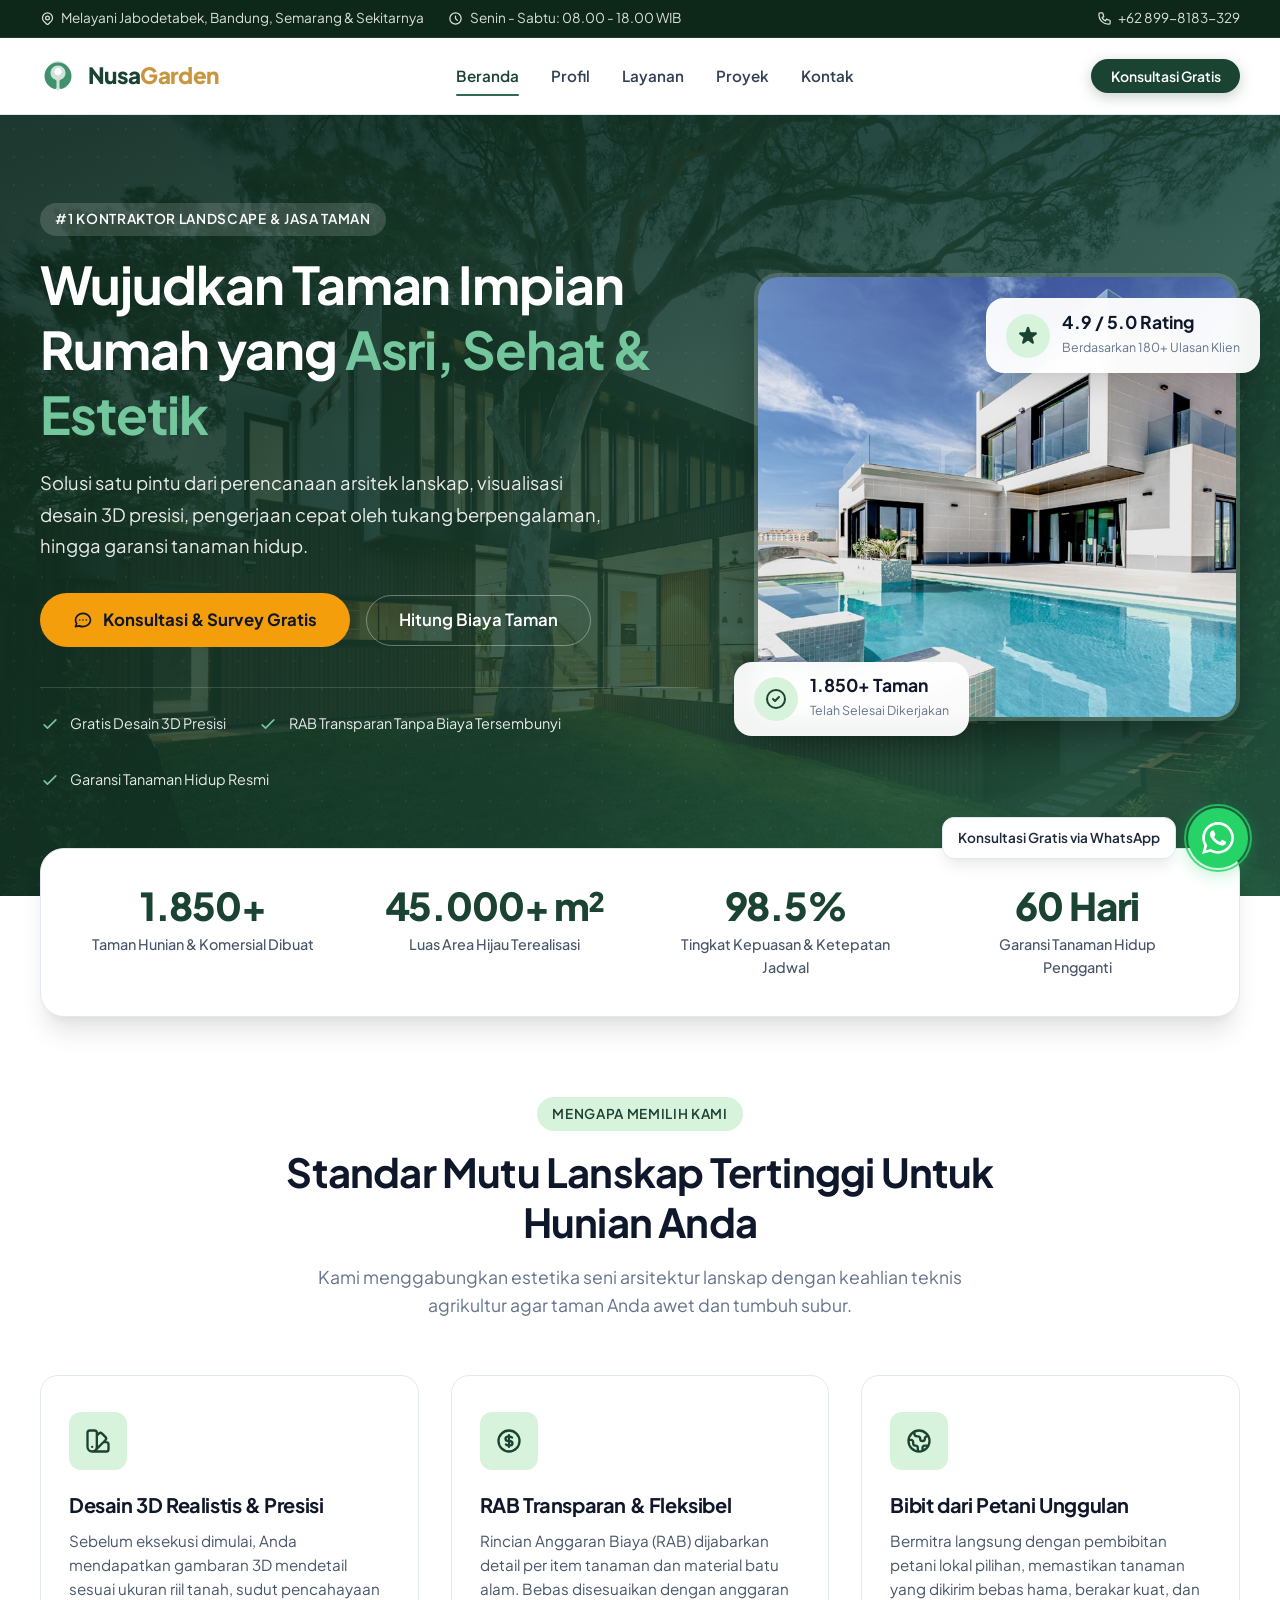
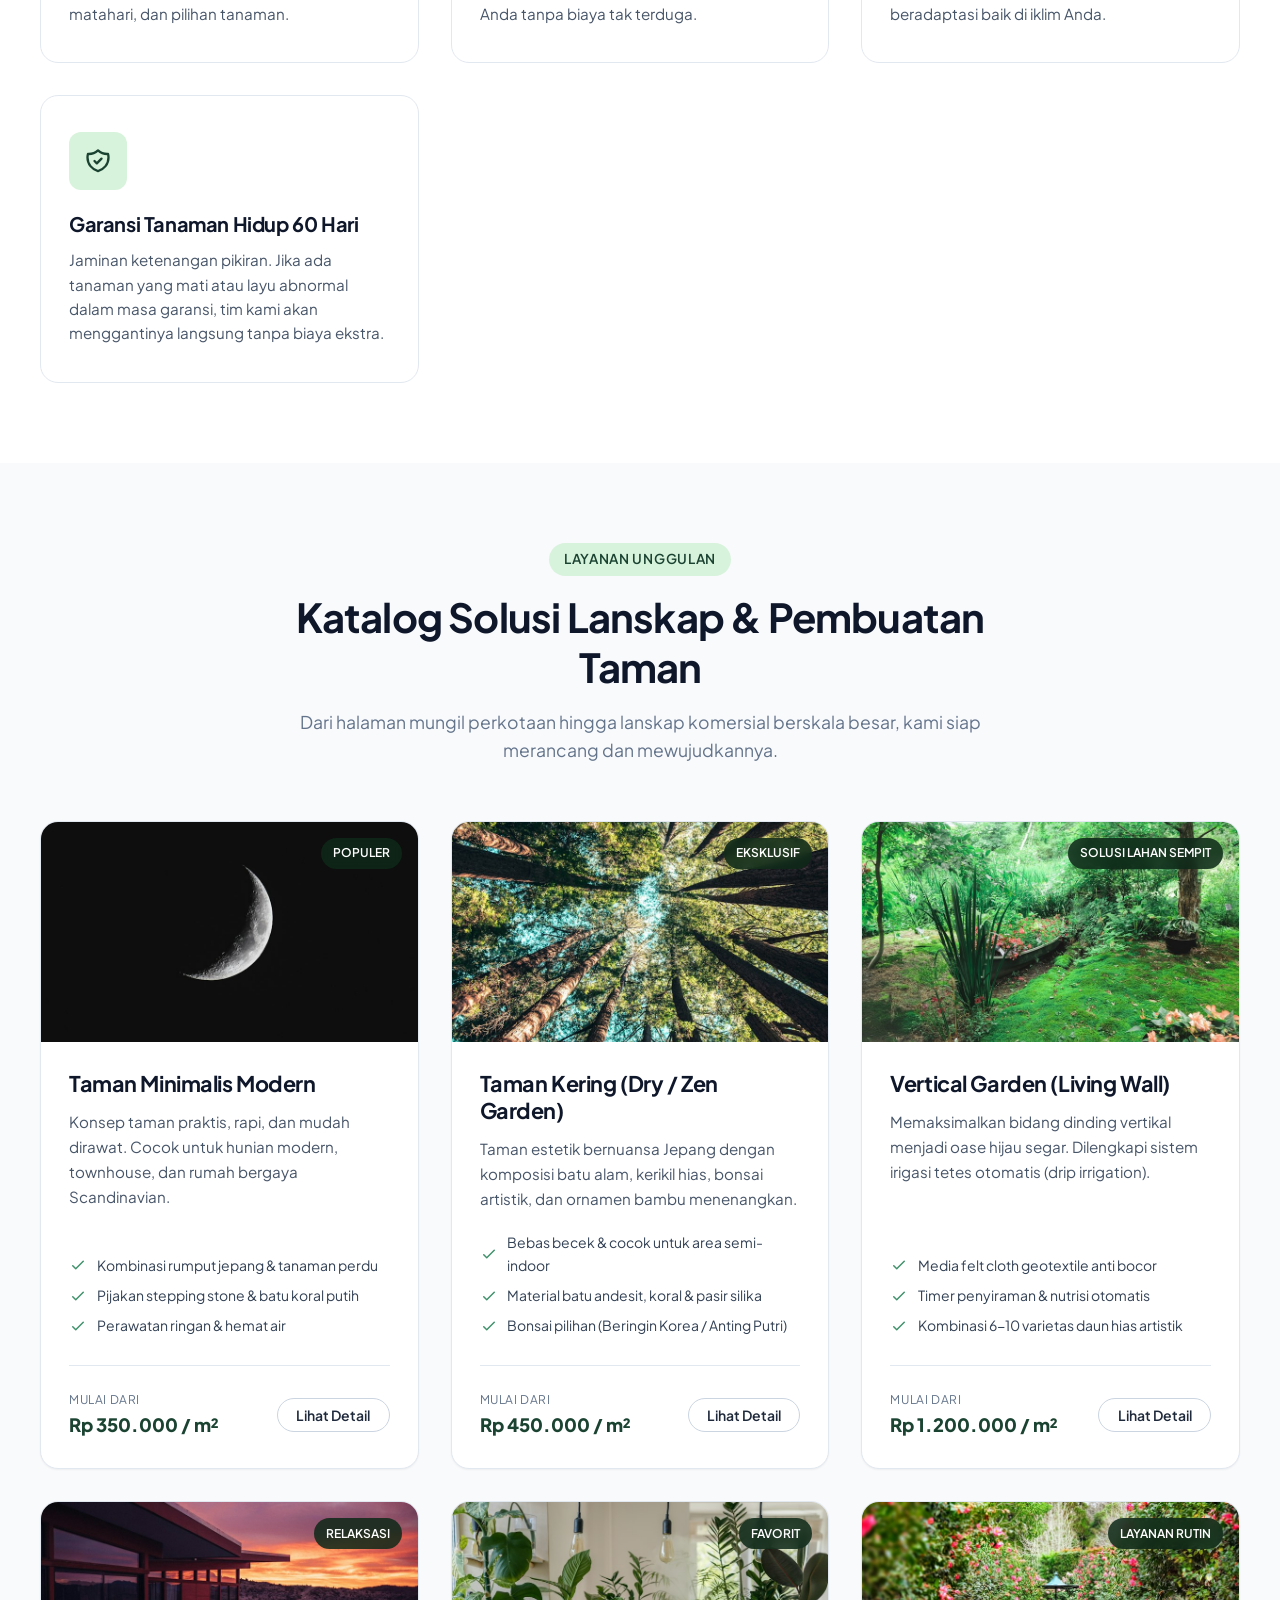
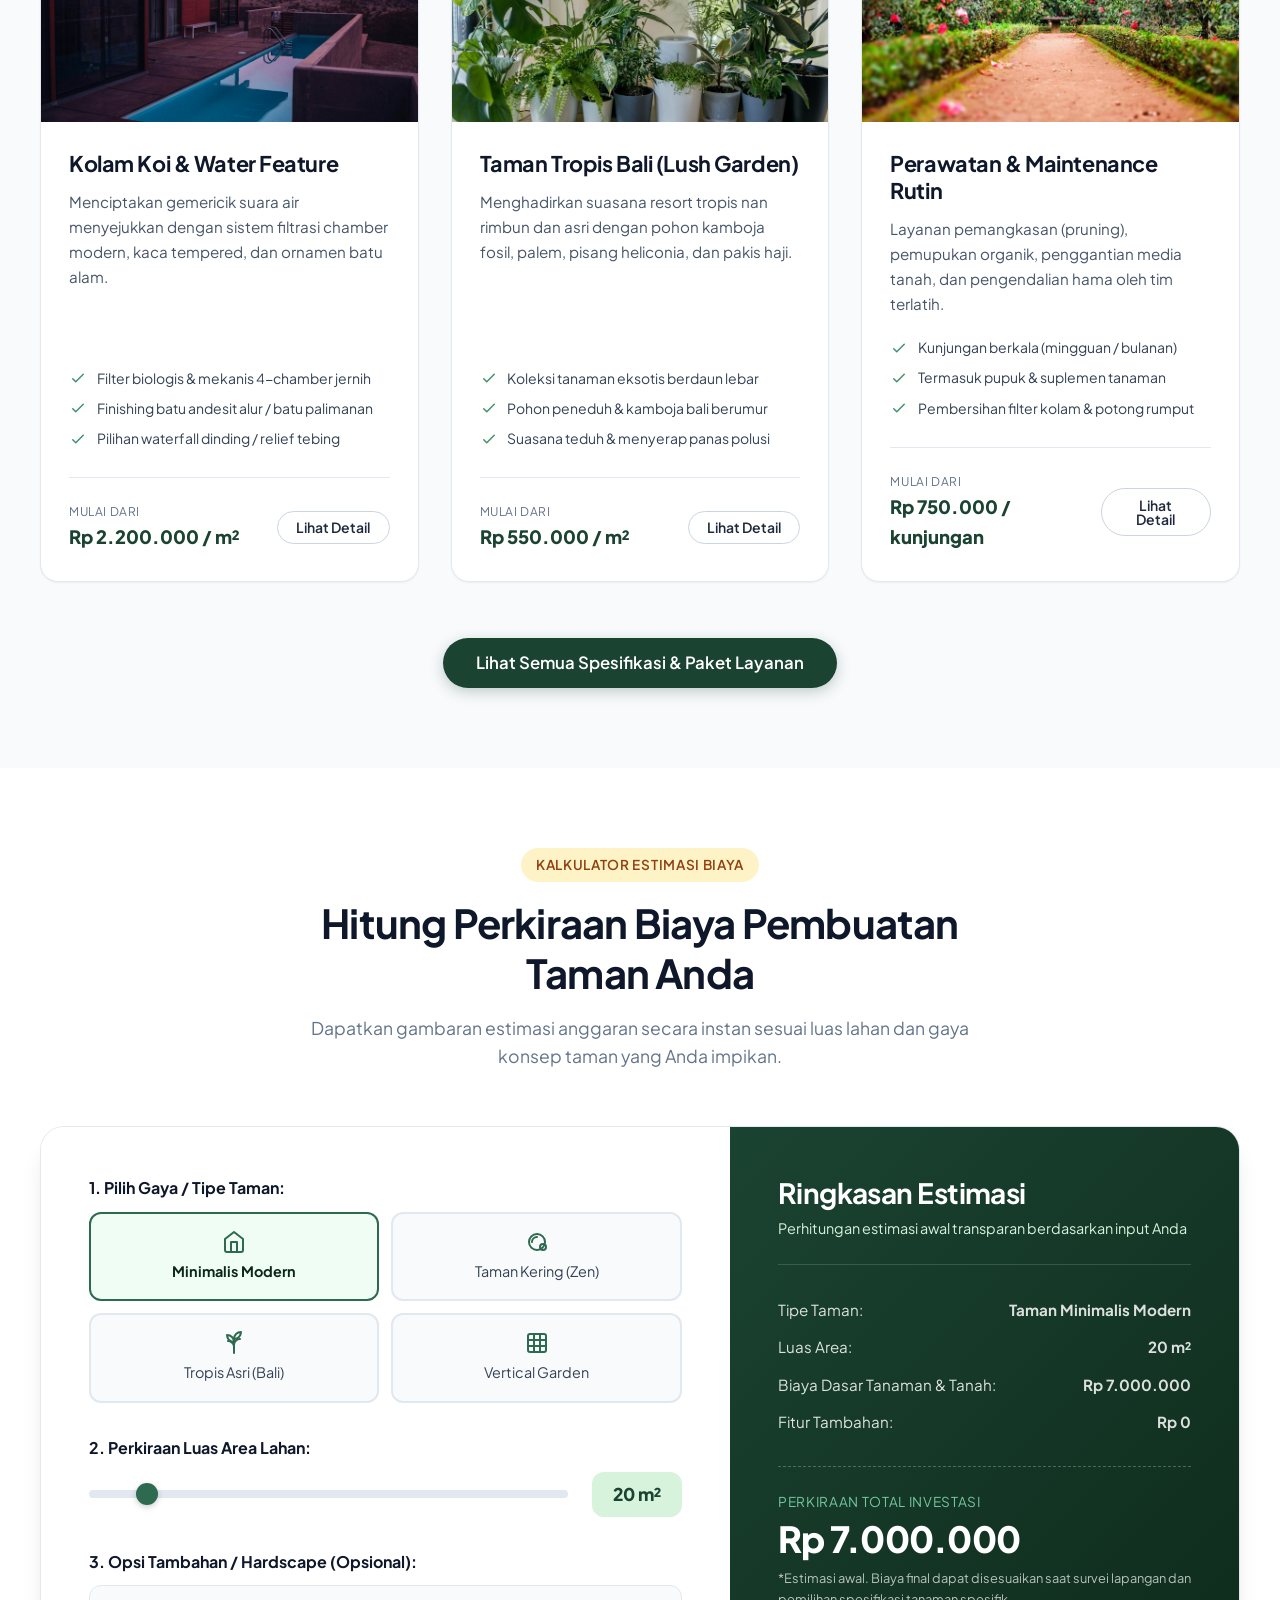
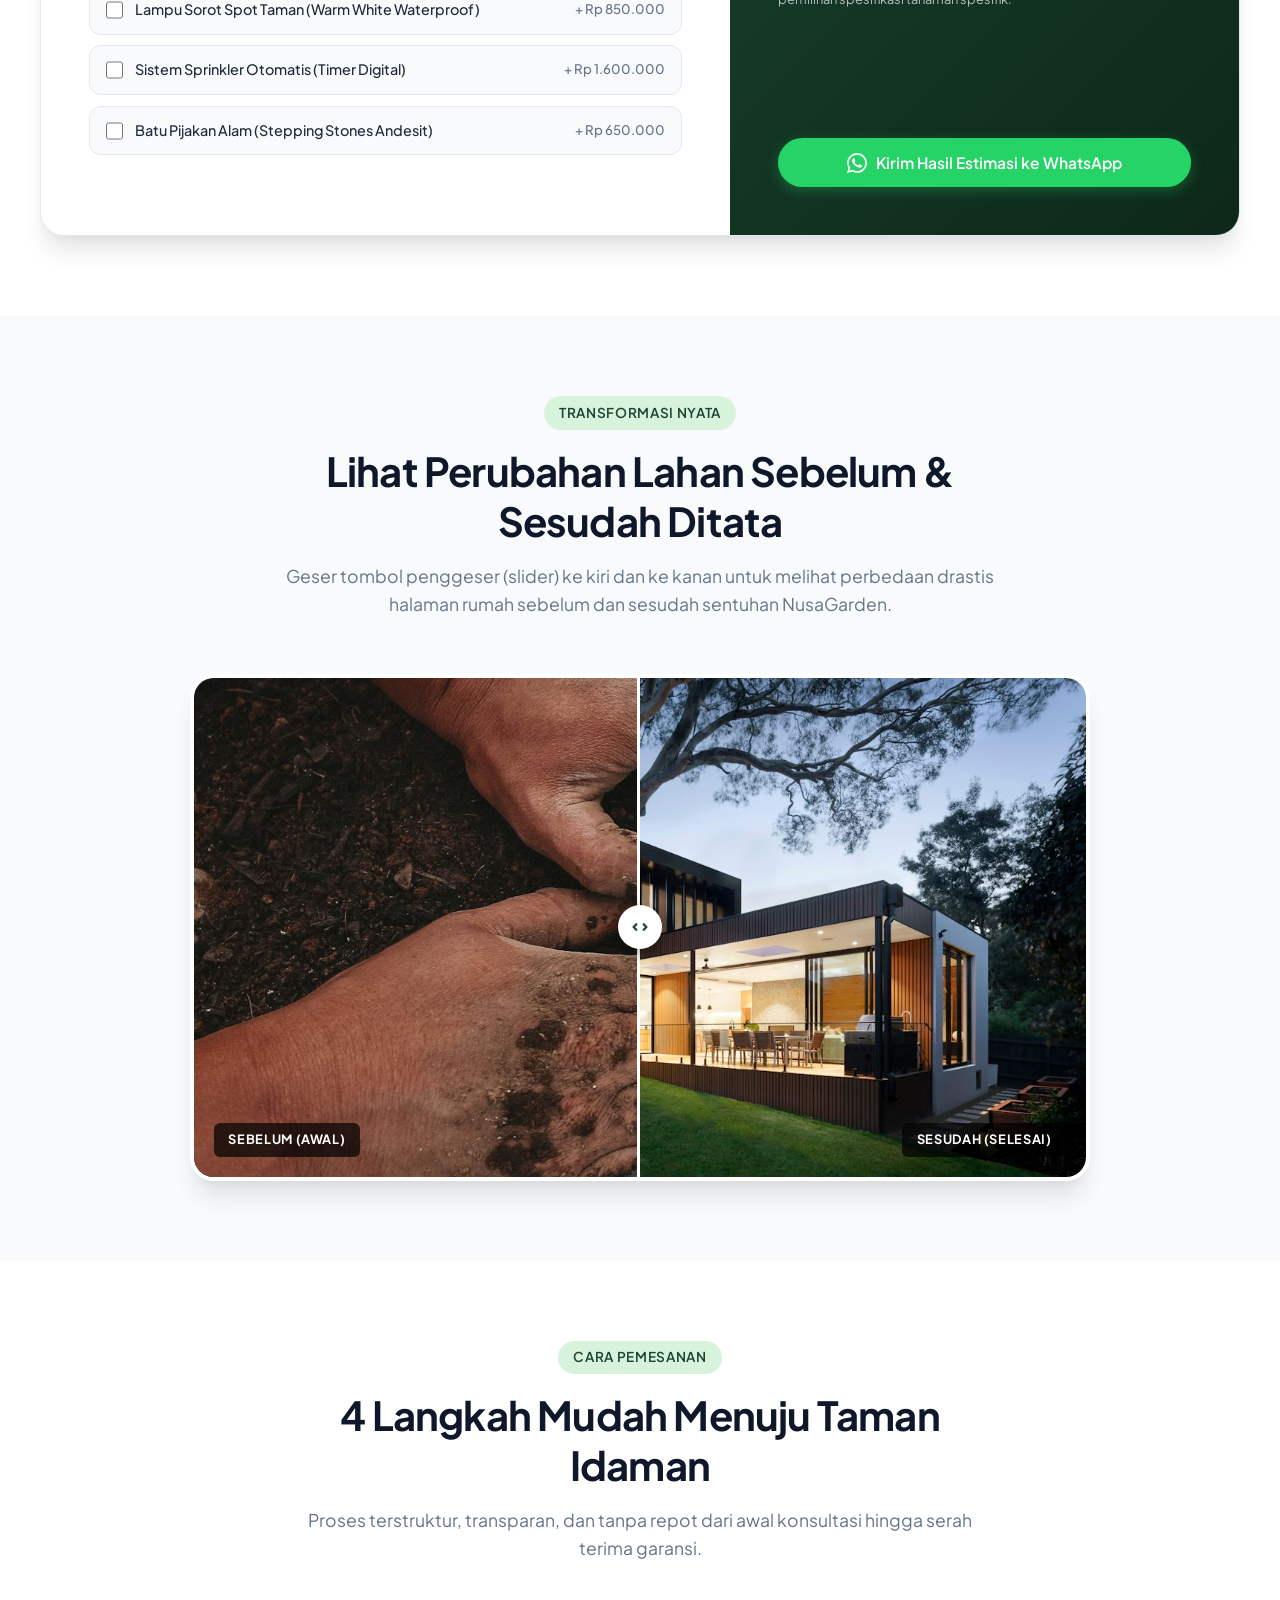
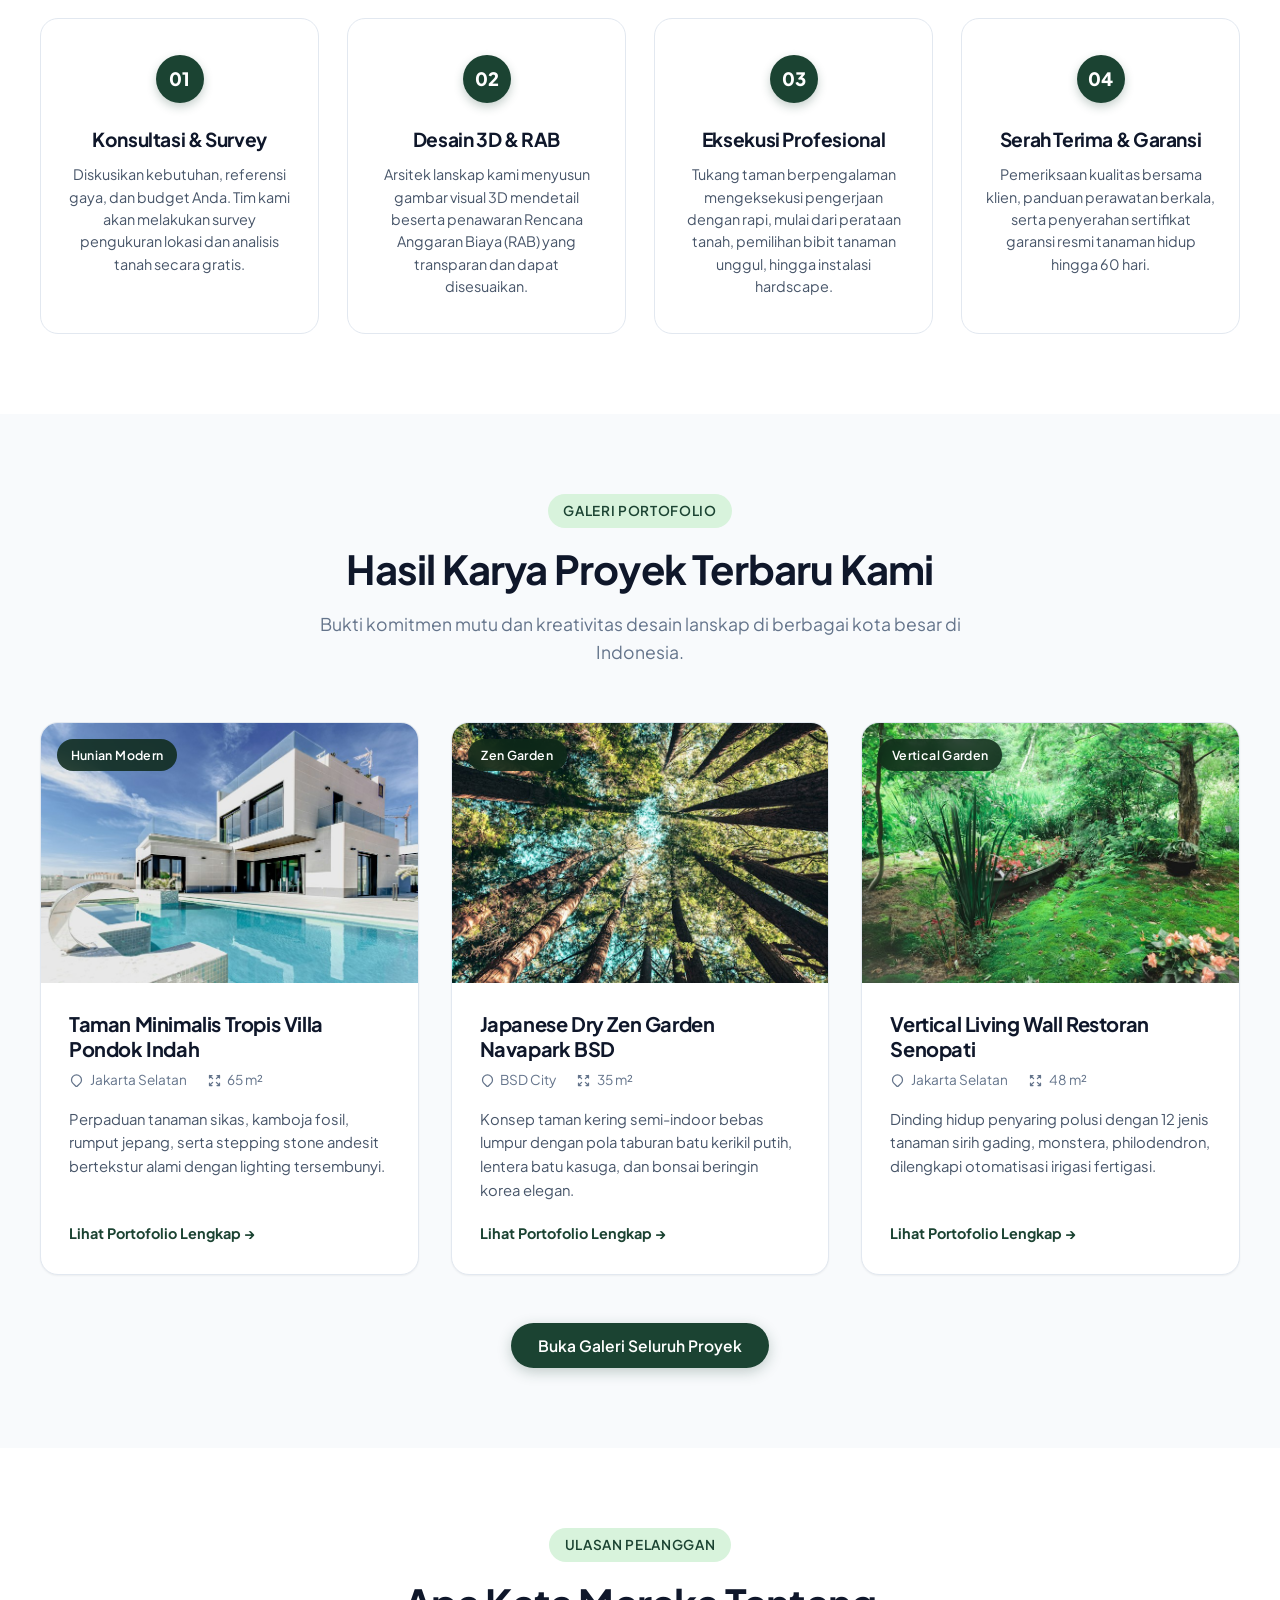
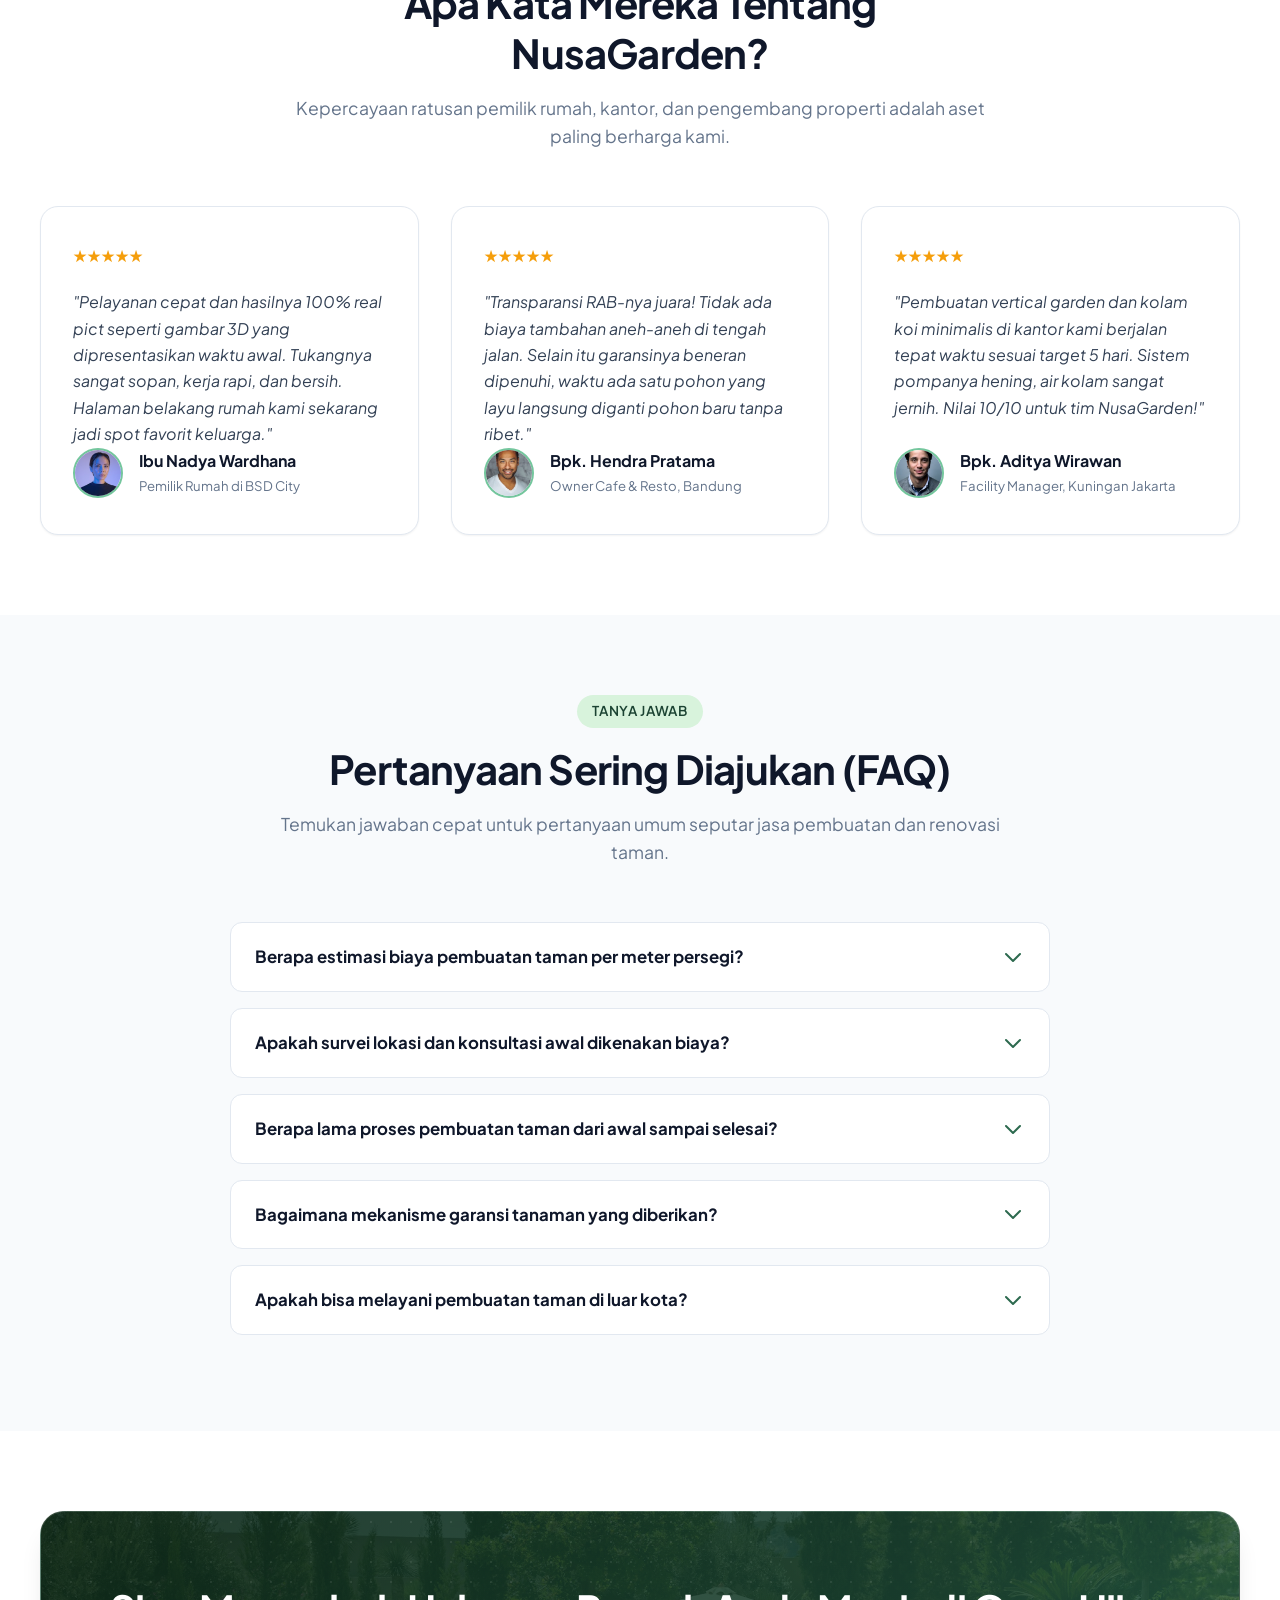
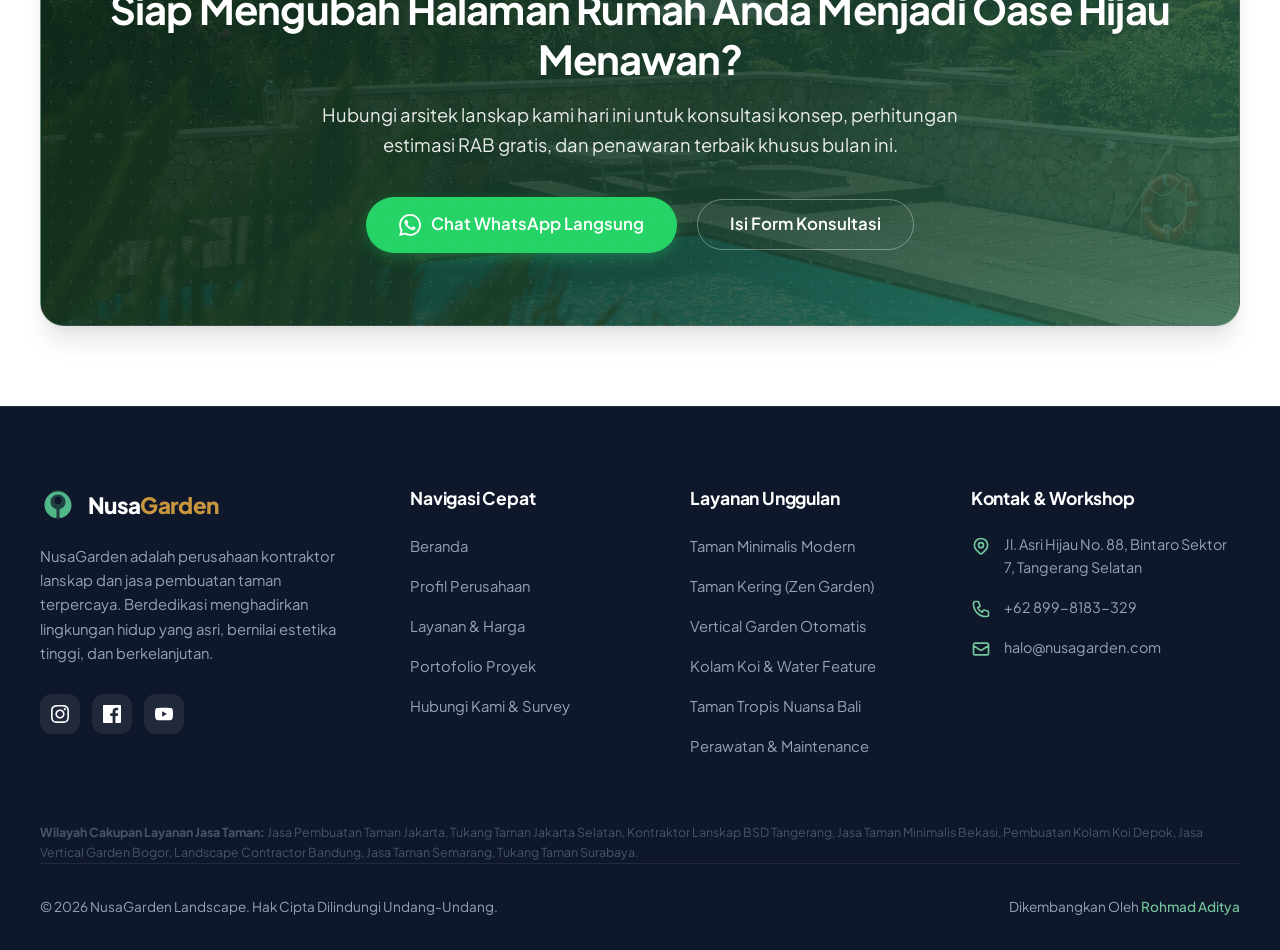
<file: index.html>
<!DOCTYPE html>
<html lang="id">
<head>
  <meta charset="UTF-8">
  <meta http-equiv="X-UA-Compatible" content="IE=edge">
  <meta name="viewport" content="width=device-width, initial-scale=1.0">

  <!-- Primary SEO Meta Tags -->
  <title>Jasa Pembuatan Taman & Kontraktor Landscape Profesional | NusaGarden</title>
  <meta name="title" content="Jasa Pembuatan Taman & Kontraktor Landscape Profesional | NusaGarden">
  <meta name="description" content="NusaGarden adalah kontraktor landscape & jasa pembuatan taman profesional. Melayani desain 3D, taman minimalis, taman kering, vertical garden, kolam koi, dan perawatan bergaransi.">
  <meta name="keywords" content="jasa pembuatan taman, tukang taman profesional, kontraktor landscape, jasa bikin taman, taman minimalis, taman kering, vertical garden, kolam koi minimalis, perawatan taman, landscape architect">
  <meta name="author" content="NusaGarden Landscape">
  <meta name="robots" content="index, follow, max-snippet:-1, max-image-preview:large, max-video-preview:-1">
  <link rel="canonical" href="https://nusagarden.com/">

  <!-- Open Graph / Facebook -->
  <meta property="og:type" content="website">
  <meta property="og:url" content="https://nusagarden.com/">
  <meta property="og:title" content="Jasa Pembuatan Taman & Kontraktor Landscape Profesional | NusaGarden">
  <meta property="og:description" content="Wujudkan hunian asri dan ruang hijau impian bersama arsitek lanskap berpengalaman. Survey gratis, desain 3D presisi, dan garansi tanaman hidup.">
  <meta property="og:image" content="https://nusagarden.com/assets/images/hero-garden.jpg">
  <meta property="og:site_name" content="NusaGarden">
  <meta property="og:locale" content="id_ID">

  <!-- Twitter Meta -->
  <meta name="twitter:card" content="summary_large_image">
  <meta name="twitter:url" content="https://nusagarden.com/">
  <meta name="twitter:title" content="Jasa Pembuatan Taman & Kontraktor Landscape Profesional | NusaGarden">
  <meta name="twitter:description" content="Kontraktor taman dan lanskap terbaik di Indonesia. Desain 3D, pengerjaan cepat, RAB transparan & garansi resmi.">
  <meta name="twitter:image" content="https://nusagarden.com/assets/images/hero-garden.jpg">

  <!-- Favicon -->
  <link rel="icon" type="image/svg+xml" href="data:image/svg+xml,<svg xmlns='http://www.w3.org/2000/svg' viewBox='0 0 24 24' fill='%232d6a4f'><path d='M12 2L9.5 7.5L4 8.5L8 12.5L7 18L12 15L17 18L16 12.5L20 8.5L14.5 7.5L12 2Z'/></svg>">

  <!-- Google Fonts: Plus Jakarta Sans -->
  <link rel="preconnect" href="https://fonts.googleapis.com">
  <link rel="preconnect" href="https://fonts.gstatic.com" crossorigin>
  <link href="https://fonts.googleapis.com/css2?family=Plus+Jakarta+Sans:wght@400;500;600;700;800&display=swap" rel="stylesheet">

  <!-- Main Stylesheet -->
  <link rel="stylesheet" href="assets/css/style.css">

  <!-- Schema.org Structured Data: LocalBusiness & LandscapeService -->
  <script type="application/ld+json">
  {
    "@context": "https://schema.org",
    "@type": "HomeAndConstructionBusiness",
    "name": "NusaGarden Landscape",
    "image": "https://nusagarden.com/assets/images/hero-garden.jpg",
    "@id": "https://nusagarden.com/#organization",
    "url": "https://nusagarden.com",
    "telephone": "+628998183329",
    "priceRange": "$$",
    "address": {
      "@type": "PostalAddress",
      "streetAddress": "Jl. Asri Hijau No. 88, Bintaro",
      "addressLocality": "Jakarta Selatan",
      "addressRegion": "DKI Jakarta",
      "postalCode": "12330",
      "addressCountry": "ID"
    },
    "geo": {
      "@type": "GeoCoordinates",
      "latitude": -6.2738,
      "longitude": 106.7725
    },
    "openingHoursSpecification": [
      {
        "@type": "OpeningHoursSpecification",
        "dayOfWeek": [
          "Monday",
          "Tuesday",
          "Wednesday",
          "Thursday",
          "Friday",
          "Saturday"
        ],
        "opens": "08:00",
        "closes": "18:00"
      }
    ],
    "sameAs": [
      "https://instagram.com/nusagarden_id",
      "https://facebook.com/nusagarden",
      "https://youtube.com/@nusagarden"
    ],
    "aggregateRating": {
      "@type": "AggregateRating",
      "ratingValue": "4.9",
      "reviewCount": "184"
    },
    "serviceArea": {
      "@type": "GeoCircle",
      "geoMidpoint": {
        "@type": "GeoCoordinates",
        "latitude": -6.2088,
        "longitude": 106.8456
      },
      "geoRadius": "50000"
    }
  }
  </script>

  <!-- FAQ Schema for Rich Snippets -->
  <script type="application/ld+json">
  {
    "@context": "https://schema.org",
    "@type": "FAQPage",
    "mainEntity": [
      {
        "@type": "Question",
        "name": "Berapa biaya pembuatan taman per meter persegi?",
        "acceptedAnswer": {
          "@type": "Answer",
          "text": "Biaya pembuatan taman bervariasi mulai dari Rp 350.000/m² untuk tipe minimalis modern, Rp 450.000/m² untuk taman kering zen, hingga Rp 1.200.000/m² untuk vertical garden otomatis, tergantung jenis tanaman dan material hardscape."
        }
      },
      {
        "@type": "Question",
        "name": "Apakah NusaGarden menyediakan survei lokasi gratis?",
        "acceptedAnswer": {
          "@type": "Answer",
          "text": "Ya, kami memberikan survei lokasi dan konsultasi awal gratis untuk wilayah Jabodetabek, Bandung, dan sekitarnya sebelum proses desain 3D dimulai."
        }
      },
      {
        "@type": "Question",
        "name": "Apakah ada garansi tanaman setelah taman selesai dibuat?",
        "acceptedAnswer": {
          "@type": "Answer",
          "text": "Semua proyek pengerjaan taman oleh NusaGarden mendapatkan garansi tanaman hidup resmi 30 hingga 60 hari. Tanaman yang mati dalam masa garansi akan kami ganti baru secara cuma-cuma."
        }
      }
    ]
  }
  </script>
</head>
<body>

  <!-- Topbar -->
  <div class="topbar">
    <div class="container topbar-wrapper">
      <div class="topbar-info">
        <span class="topbar-item">
          <svg width="15" height="15" fill="none" stroke="currentColor" viewBox="0 0 24 24"><path stroke-linecap="round" stroke-linejoin="round" stroke-width="2" d="M17.657 16.657L13.414 20.9a1.998 1.998 0 01-2.827 0l-4.244-4.243a8 8 0 1111.314 0z"/><path stroke-linecap="round" stroke-linejoin="round" stroke-width="2" d="M15 11a3 3 0 11-6 0 3 3 0 016 0z"/></svg>
          Melayani Jabodetabek, Bandung, Semarang & Sekitarnya
        </span>
        <span class="topbar-item">
          <svg width="15" height="15" fill="none" stroke="currentColor" viewBox="0 0 24 24"><path stroke-linecap="round" stroke-linejoin="round" stroke-width="2" d="M12 8v4l3 3m6-3a9 9 0 11-18 0 9 9 0 0118 0z"/></svg>
          Senin - Sabtu: 08.00 - 18.00 WIB
        </span>
      </div>
      <div class="topbar-info">
        <a href="tel:+628998183329" class="topbar-item">
          <svg width="15" height="15" fill="none" stroke="currentColor" viewBox="0 0 24 24"><path stroke-linecap="round" stroke-linejoin="round" stroke-width="2" d="M3 5a2 2 0 012-2h3.28a1 1 0 01.948.684l1.498 4.493a1 1 0 01-.502 1.21l-2.257 1.13a11.042 11.042 0 005.516 5.516l1.13-2.257a1 1 0 011.21-.502l4.493 1.498a1 1 0 01.684.949V19a2 2 0 01-2 2h-1C9.716 21 3 14.284 3 6V5z"/></svg>
          +62 899-8183-329
        </a>
      </div>
    </div>
  </div>

  <!-- Header Navigation -->
  <header class="site-header">
    <div class="container navbar">
      <a href="index.html" class="brand-logo" aria-label="NusaGarden Beranda">
        <svg viewBox="0 0 24 24" fill="currentColor">
          <path d="M12 2C8.13 2 5 5.13 5 9c0 5.25 7 13 7 13s7-7.75 7-13c0-3.87-3.13-7-7-7zm0 9.5c-1.38 0-2.5-1.12-2.5-2.5s1.12-2.5 2.5-2.5 2.5 1.12 2.5 2.5-1.12 2.5-2.5 2.5z" opacity="0.25"/>
          <path d="M12 3c-4.97 0-9 4.03-9 9 0 4.16 2.85 7.66 6.74 8.65.65.17 1.26-.3 1.26-.97v-4.18c0-.44-.27-.83-.68-.97C8.25 13.88 7 12.06 7 10c0-2.76 2.24-5 5-5s5 2.24 5 5c0 2.06-1.25 3.88-3.32 4.53-.41.14-.68.53-.68.97v4.18c0 .67.61 1.14 1.26.97C18.15 19.66 21 16.16 21 12c0-4.97-4.03-9-9-9z"/>
        </svg>
        <span>Nusa<span>Garden</span></span>
      </a>

      <nav class="nav-links" id="mainNav">
        <a href="index.html" class="nav-link active">Beranda</a>
        <a href="profil.html" class="nav-link">Profil</a>
        <a href="layanan.html" class="nav-link">Layanan</a>
        <a href="proyek.html" class="nav-link">Proyek</a>
        <a href="kontak.html" class="nav-link">Kontak</a>
      </nav>

      <div class="nav-cta">
        <a href="kontak.html" class="btn btn-primary btn-sm">Konsultasi Gratis</a>
      </div>

      <button class="mobile-toggle" aria-label="Buka Menu" aria-expanded="false">
        <svg width="26" height="26" fill="none" stroke="currentColor" viewBox="0 0 24 24">
          <path stroke-linecap="round" stroke-linejoin="round" stroke-width="2" d="M4 6h16M4 12h16M4 18h16"/>
        </svg>
      </button>
    </div>
  </header>

  <main>
    <!-- Hero Section -->
    <section class="hero">
      <div class="container hero-grid">
        <div class="hero-content">
          <span class="badge-pill badge-white">#1 Kontraktor Landscape & Jasa Taman</span>
          <h1>Wujudkan Taman Impian Rumah yang <mark>Asri, Sehat & Estetik</mark></h1>
          <p class="hero-description">
            Solusi satu pintu dari perencanaan arsitek lanskap, visualisasi desain 3D presisi, pengerjaan cepat oleh tukang berpengalaman, hingga garansi tanaman hidup.
          </p>

          <div class="hero-actions">
            <a href="kontak.html" class="btn btn-accent btn-lg">
              <svg width="20" height="20" fill="none" stroke="currentColor" viewBox="0 0 24 24"><path stroke-linecap="round" stroke-linejoin="round" stroke-width="2" d="M8 12h.01M12 12h.01M16 12h.01M21 12c0 4.418-4.03 8-9 8a9.863 9.863 0 01-4.255-.949L3 20l1.395-3.72C3.512 15.042 3 13.574 3 12c0-4.418 4.03-8 9-8s9 3.582 9 8z"/></svg>
              Konsultasi & Survey Gratis
            </a>
            <a href="#kalkulator" class="btn btn-outline-white btn-lg">
              Hitung Biaya Taman
            </a>
          </div>

          <div class="hero-highlights">
            <div class="highlight-item">
              <svg width="20" height="20" fill="none" stroke="currentColor" viewBox="0 0 24 24"><path stroke-linecap="round" stroke-linejoin="round" stroke-width="2" d="M5 13l4 4L19 7"/></svg>
              <span>Gratis Desain 3D Presisi</span>
            </div>
            <div class="highlight-item">
              <svg width="20" height="20" fill="none" stroke="currentColor" viewBox="0 0 24 24"><path stroke-linecap="round" stroke-linejoin="round" stroke-width="2" d="M5 13l4 4L19 7"/></svg>
              <span>RAB Transparan Tanpa Biaya Tersembunyi</span>
            </div>
            <div class="highlight-item">
              <svg width="20" height="20" fill="none" stroke="currentColor" viewBox="0 0 24 24"><path stroke-linecap="round" stroke-linejoin="round" stroke-width="2" d="M5 13l4 4L19 7"/></svg>
              <span>Garansi Tanaman Hidup Resmi</span>
            </div>
          </div>
        </div>

        <div class="hero-visual">
          <div class="hero-card-main">
            <img src="assets/images/hero-garden.jpg" alt="Pembuatan Taman Minimalis Modern NusaGarden" width="800" height="440">
          </div>
          <div class="hero-badge-float badge-float-1">
            <div class="badge-float-icon">
              <svg width="24" height="24" fill="none" stroke="currentColor" viewBox="0 0 24 24"><path stroke-linecap="round" stroke-linejoin="round" stroke-width="2" d="M9 12l2 2 4-4m6 2a9 9 0 11-18 0 9 9 0 0118 0z"/></svg>
            </div>
            <div class="badge-float-text">
              <strong>1.850+ Taman</strong>
              <span>Telah Selesai Dikerjakan</span>
            </div>
          </div>
          <div class="hero-badge-float badge-float-2">
            <div class="badge-float-icon">
              <svg width="24" height="24" fill="currentColor" viewBox="0 0 20 20"><path d="M9.049 2.927c.3-.921 1.603-.921 1.902 0l1.07 3.292a1 1 0 00.95.69h3.462c.969 0 1.371 1.24.588 1.81l-2.8 2.034a1 1 0 00-.364 1.118l1.07 3.292c.3.921-.755 1.688-1.54 1.118l-2.8-2.034a1 1 0 00-1.175 0l-2.8 2.034c-.784.57-1.838-.197-1.539-1.118l1.07-3.292a1 1 0 00-.364-1.118L2.98 8.72c-.783-.57-.38-1.81.588-1.81h3.461a1 1 0 00.951-.69l1.07-3.292z"/></svg>
            </div>
            <div class="badge-float-text">
              <strong>4.9 / 5.0 Rating</strong>
              <span>Berdasarkan 180+ Ulasan Klien</span>
            </div>
          </div>
        </div>
      </div>
    </section>

    <!-- Stats Banner (Reference OKE Garden impact numbers) -->
    <div class="container">
      <div class="stats-banner">
        <div class="stats-grid">
          <div class="stat-item">
            <div class="stat-number">1.850+</div>
            <div class="stat-label">Taman Hunian & Komersial Dibuat</div>
          </div>
          <div class="stat-item">
            <div class="stat-number">45.000+ m²</div>
            <div class="stat-label">Luas Area Hijau Terealisasi</div>
          </div>
          <div class="stat-item">
            <div class="stat-number">98.5%</div>
            <div class="stat-label">Tingkat Kepuasan & Ketepatan Jadwal</div>
          </div>
          <div class="stat-item">
            <div class="stat-number">60 Hari</div>
            <div class="stat-label">Garansi Tanaman Hidup Pengganti</div>
          </div>
        </div>
      </div>
    </div>

    <!-- Keunggulan / Value Proposition -->
    <section class="section">
      <div class="container">
        <div class="section-header">
          <span class="badge-pill">Mengapa Memilih Kami</span>
          <h2 class="section-title">Standar Mutu Lanskap Tertinggi Untuk Hunian Anda</h2>
          <p class="section-subtitle">Kami menggabungkan estetika seni arsitektur lanskap dengan keahlian teknis agrikultur agar taman Anda awet dan tumbuh subur.</p>
        </div>

        <div class="features-grid">
          <div class="feature-card">
            <div class="feature-icon">
              <svg width="28" height="28" fill="none" stroke="currentColor" viewBox="0 0 24 24"><path stroke-linecap="round" stroke-linejoin="round" stroke-width="2" d="M7 21a4 4 0 01-4-4V5a2 2 0 012-2h4a2 2 0 012 2v12a4 4 0 01-4 4zm0 0h12a2 2 0 002-2v-4a2 2 0 00-2-2h-2.343M11 7.343l1.657-1.657a2 2 0 012.828 0l2.829 2.829a2 2 0 010 2.828l-8.486 8.485M7 17h.01"/></svg>
            </div>
            <h3 class="feature-title">Desain 3D Realistis & Presisi</h3>
            <p class="feature-desc">Sebelum eksekusi dimulai, Anda mendapatkan gambaran 3D mendetail sesuai ukuran riil tanah, sudut pencahayaan matahari, dan pilihan tanaman.</p>
          </div>

          <div class="feature-card">
            <div class="feature-icon">
              <svg width="28" height="28" fill="none" stroke="currentColor" viewBox="0 0 24 24"><path stroke-linecap="round" stroke-linejoin="round" stroke-width="2" d="M12 8c-1.657 0-3 .895-3 2s1.343 2 3 2 3 .895 3 2-1.343 2-3 2m0-8c1.11 0 2.08.402 2.599 1M12 8V7m0 1v8m0 0v1m0-1c-1.11 0-2.08-.402-2.599-1M21 12a9 9 0 11-18 0 9 9 0 0118 0z"/></svg>
            </div>
            <h3 class="feature-title">RAB Transparan & Fleksibel</h3>
            <p class="feature-desc">Rincian Anggaran Biaya (RAB) dijabarkan detail per item tanaman dan material batu alam. Bebas disesuaikan dengan anggaran Anda tanpa biaya tak terduga.</p>
          </div>

          <div class="feature-card">
            <div class="feature-icon">
              <svg width="28" height="28" fill="none" stroke="currentColor" viewBox="0 0 24 24"><path stroke-linecap="round" stroke-linejoin="round" stroke-width="2" d="M3.055 11H5a2 2 0 012 2v1a2 2 0 002 2 2 2 0 012 2v2.945M8 3.935V5.5A2.5 2.5 0 0010.5 8h.5a2 2 0 012 2 2 2 0 104 0 2 2 0 012-2h1.064M15 20.488V18a2 2 0 012-2h3.064M21 12a9 9 0 11-18 0 9 9 0 0118 0z"/></svg>
            </div>
            <h3 class="feature-title">Bibit dari Petani Unggulan</h3>
            <p class="feature-desc">Bermitra langsung dengan pembibitan petani lokal pilihan, memastikan tanaman yang dikirim bebas hama, berakar kuat, dan beradaptasi baik di iklim Anda.</p>
          </div>

          <div class="feature-card">
            <div class="feature-icon">
              <svg width="28" height="28" fill="none" stroke="currentColor" viewBox="0 0 24 24"><path stroke-linecap="round" stroke-linejoin="round" stroke-width="2" d="M9 12l2 2 4-4m5.618-4.016A11.955 11.955 0 0112 2.944a11.955 11.955 0 01-8.618 3.04A12.02 12.02 0 003 9c0 5.591 3.824 10.29 9 11.622 5.176-1.332 9-6.03 9-11.622 0-1.042-.133-2.052-.382-3.016z"/></svg>
            </div>
            <h3 class="feature-title">Garansi Tanaman Hidup 60 Hari</h3>
            <p class="feature-desc">Jaminan ketenangan pikiran. Jika ada tanaman yang mati atau layu abnormal dalam masa garansi, tim kami akan menggantinya langsung tanpa biaya ekstra.</p>
          </div>
        </div>
      </div>
    </section>

    <!-- Ringkasan Layanan Kami (Paritama & Oke Garden Style) -->
    <section class="section section-bg-alt">
      <div class="container">
        <div class="section-header">
          <span class="badge-pill">Layanan Unggulan</span>
          <h2 class="section-title">Katalog Solusi Lanskap & Pembuatan Taman</h2>
          <p class="section-subtitle">Dari halaman mungil perkotaan hingga lanskap komersial berskala besar, kami siap merancang dan mewujudkannya.</p>
        </div>

        <div class="services-grid">
          <!-- Service 1 -->
          <article class="service-card">
            <div class="service-thumb">
              <img src="assets/images/service-minimalis.jpg" alt="Jasa Pembuatan Taman Minimalis Modern" loading="lazy">
              <span class="service-tag">Populer</span>
            </div>
            <div class="service-body">
              <h3 class="service-title">Taman Minimalis Modern</h3>
              <p class="service-summary">Konsep taman praktis, rapi, dan mudah dirawat. Cocok untuk hunian modern, townhouse, dan rumah bergaya Scandinavian.</p>
              <div class="service-features-list">
                <div class="service-feature-row">
                  <svg width="18" height="18" fill="none" stroke="currentColor" viewBox="0 0 24 24"><path stroke-linecap="round" stroke-linejoin="round" stroke-width="2" d="M5 13l4 4L19 7"/></svg>
                  <span>Kombinasi rumput jepang & tanaman perdu</span>
                </div>
                <div class="service-feature-row">
                  <svg width="18" height="18" fill="none" stroke="currentColor" viewBox="0 0 24 24"><path stroke-linecap="round" stroke-linejoin="round" stroke-width="2" d="M5 13l4 4L19 7"/></svg>
                  <span>Pijakan stepping stone & batu koral putih</span>
                </div>
                <div class="service-feature-row">
                  <svg width="18" height="18" fill="none" stroke="currentColor" viewBox="0 0 24 24"><path stroke-linecap="round" stroke-linejoin="round" stroke-width="2" d="M5 13l4 4L19 7"/></svg>
                  <span>Perawatan ringan & hemat air</span>
                </div>
              </div>
              <div class="service-footer">
                <div>
                  <div class="service-price-label">Mulai Dari</div>
                  <div class="service-price-value">Rp 350.000 / m²</div>
                </div>
                <a href="layanan.html#minimalis" class="btn btn-outline btn-sm">Lihat Detail</a>
              </div>
            </div>
          </article>

          <!-- Service 2 -->
          <article class="service-card">
            <div class="service-thumb">
              <img src="assets/images/service-kering.jpg" alt="Taman Kering Japanese Zen Garden" loading="lazy">
              <span class="service-tag">Eksklusif</span>
            </div>
            <div class="service-body">
              <h3 class="service-title">Taman Kering (Dry / Zen Garden)</h3>
              <p class="service-summary">Taman estetik bernuansa Jepang dengan komposisi batu alam, kerikil hias, bonsai artistik, dan ornamen bambu menenangkan.</p>
              <div class="service-features-list">
                <div class="service-feature-row">
                  <svg width="18" height="18" fill="none" stroke="currentColor" viewBox="0 0 24 24"><path stroke-linecap="round" stroke-linejoin="round" stroke-width="2" d="M5 13l4 4L19 7"/></svg>
                  <span>Bebas becek & cocok untuk area semi-indoor</span>
                </div>
                <div class="service-feature-row">
                  <svg width="18" height="18" fill="none" stroke="currentColor" viewBox="0 0 24 24"><path stroke-linecap="round" stroke-linejoin="round" stroke-width="2" d="M5 13l4 4L19 7"/></svg>
                  <span>Material batu andesit, koral & pasir silika</span>
                </div>
                <div class="service-feature-row">
                  <svg width="18" height="18" fill="none" stroke="currentColor" viewBox="0 0 24 24"><path stroke-linecap="round" stroke-linejoin="round" stroke-width="2" d="M5 13l4 4L19 7"/></svg>
                  <span>Bonsai pilihan (Beringin Korea / Anting Putri)</span>
                </div>
              </div>
              <div class="service-footer">
                <div>
                  <div class="service-price-label">Mulai Dari</div>
                  <div class="service-price-value">Rp 450.000 / m²</div>
                </div>
                <a href="layanan.html#kering" class="btn btn-outline btn-sm">Lihat Detail</a>
              </div>
            </div>
          </article>

          <!-- Service 3 -->
          <article class="service-card">
            <div class="service-thumb">
              <img src="assets/images/service-vertical.jpg" alt="Vertical Garden Dinding Hijau" loading="lazy">
              <span class="service-tag">Solusi Lahan Sempit</span>
            </div>
            <div class="service-body">
              <h3 class="service-title">Vertical Garden (Living Wall)</h3>
              <p class="service-summary">Memaksimalkan bidang dinding vertikal menjadi oase hijau segar. Dilengkapi sistem irigasi tetes otomatis (drip irrigation).</p>
              <div class="service-features-list">
                <div class="service-feature-row">
                  <svg width="18" height="18" fill="none" stroke="currentColor" viewBox="0 0 24 24"><path stroke-linecap="round" stroke-linejoin="round" stroke-width="2" d="M5 13l4 4L19 7"/></svg>
                  <span>Media felt cloth geotextile anti bocor</span>
                </div>
                <div class="service-feature-row">
                  <svg width="18" height="18" fill="none" stroke="currentColor" viewBox="0 0 24 24"><path stroke-linecap="round" stroke-linejoin="round" stroke-width="2" d="M5 13l4 4L19 7"/></svg>
                  <span>Timer penyiraman & nutrisi otomatis</span>
                </div>
                <div class="service-feature-row">
                  <svg width="18" height="18" fill="none" stroke="currentColor" viewBox="0 0 24 24"><path stroke-linecap="round" stroke-linejoin="round" stroke-width="2" d="M5 13l4 4L19 7"/></svg>
                  <span>Kombinasi 6-10 varietas daun hias artistik</span>
                </div>
              </div>
              <div class="service-footer">
                <div>
                  <div class="service-price-label">Mulai Dari</div>
                  <div class="service-price-value">Rp 1.200.000 / m²</div>
                </div>
                <a href="layanan.html#vertical" class="btn btn-outline btn-sm">Lihat Detail</a>
              </div>
            </div>
          </article>

          <!-- Service 4 -->
          <article class="service-card">
            <div class="service-thumb">
              <img src="assets/images/service-kolam.jpg" alt="Kolam Koi Minimalis dan Air Terjun" loading="lazy">
              <span class="service-tag">Relaksasi</span>
            </div>
            <div class="service-body">
              <h3 class="service-title">Kolam Koi & Water Feature</h3>
              <p class="service-summary">Menciptakan gemericik suara air menyejukkan dengan sistem filtrasi chamber modern, kaca tempered, dan ornamen batu alam.</p>
              <div class="service-features-list">
                <div class="service-feature-row">
                  <svg width="18" height="18" fill="none" stroke="currentColor" viewBox="0 0 24 24"><path stroke-linecap="round" stroke-linejoin="round" stroke-width="2" d="M5 13l4 4L19 7"/></svg>
                  <span>Filter biologis & mekanis 4-chamber jernih</span>
                </div>
                <div class="service-feature-row">
                  <svg width="18" height="18" fill="none" stroke="currentColor" viewBox="0 0 24 24"><path stroke-linecap="round" stroke-linejoin="round" stroke-width="2" d="M5 13l4 4L19 7"/></svg>
                  <span>Finishing batu andesit alur / batu palimanan</span>
                </div>
                <div class="service-feature-row">
                  <svg width="18" height="18" fill="none" stroke="currentColor" viewBox="0 0 24 24"><path stroke-linecap="round" stroke-linejoin="round" stroke-width="2" d="M5 13l4 4L19 7"/></svg>
                  <span>Pilihan waterfall dinding / relief tebing</span>
                </div>
              </div>
              <div class="service-footer">
                <div>
                  <div class="service-price-label">Mulai Dari</div>
                  <div class="service-price-value">Rp 2.200.000 / m²</div>
                </div>
                <a href="layanan.html#kolam" class="btn btn-outline btn-sm">Lihat Detail</a>
              </div>
            </div>
          </article>

          <!-- Service 5 -->
          <article class="service-card">
            <div class="service-thumb">
              <img src="assets/images/service-tropis.jpg" alt="Taman Tropis Nuansa Bali" loading="lazy">
              <span class="service-tag">Favorit</span>
            </div>
            <div class="service-body">
              <h3 class="service-title">Taman Tropis Bali (Lush Garden)</h3>
              <p class="service-summary">Menghadirkan suasana resort tropis nan rimbun dan asri dengan pohon kamboja fosil, palem, pisang heliconia, dan pakis haji.</p>
              <div class="service-features-list">
                <div class="service-feature-row">
                  <svg width="18" height="18" fill="none" stroke="currentColor" viewBox="0 0 24 24"><path stroke-linecap="round" stroke-linejoin="round" stroke-width="2" d="M5 13l4 4L19 7"/></svg>
                  <span>Koleksi tanaman eksotis berdaun lebar</span>
                </div>
                <div class="service-feature-row">
                  <svg width="18" height="18" fill="none" stroke="currentColor" viewBox="0 0 24 24"><path stroke-linecap="round" stroke-linejoin="round" stroke-width="2" d="M5 13l4 4L19 7"/></svg>
                  <span>Pohon peneduh & kamboja bali berumur</span>
                </div>
                <div class="service-feature-row">
                  <svg width="18" height="18" fill="none" stroke="currentColor" viewBox="0 0 24 24"><path stroke-linecap="round" stroke-linejoin="round" stroke-width="2" d="M5 13l4 4L19 7"/></svg>
                  <span>Suasana teduh & menyerap panas polusi</span>
                </div>
              </div>
              <div class="service-footer">
                <div>
                  <div class="service-price-label">Mulai Dari</div>
                  <div class="service-price-value">Rp 550.000 / m²</div>
                </div>
                <a href="layanan.html#tropis" class="btn btn-outline btn-sm">Lihat Detail</a>
              </div>
            </div>
          </article>

          <!-- Service 6 -->
          <article class="service-card">
            <div class="service-thumb">
              <img src="assets/images/service-perawatan.jpg" alt="Perawatan dan Maintenance Taman Rutin" loading="lazy">
              <span class="service-tag">Layanan Rutin</span>
            </div>
            <div class="service-body">
              <h3 class="service-title">Perawatan & Maintenance Rutin</h3>
              <p class="service-summary">Layanan pemangkasan (pruning), pemupukan organik, penggantian media tanah, dan pengendalian hama oleh tim terlatih.</p>
              <div class="service-features-list">
                <div class="service-feature-row">
                  <svg width="18" height="18" fill="none" stroke="currentColor" viewBox="0 0 24 24"><path stroke-linecap="round" stroke-linejoin="round" stroke-width="2" d="M5 13l4 4L19 7"/></svg>
                  <span>Kunjungan berkala (mingguan / bulanan)</span>
                </div>
                <div class="service-feature-row">
                  <svg width="18" height="18" fill="none" stroke="currentColor" viewBox="0 0 24 24"><path stroke-linecap="round" stroke-linejoin="round" stroke-width="2" d="M5 13l4 4L19 7"/></svg>
                  <span>Termasuk pupuk & suplemen tanaman</span>
                </div>
                <div class="service-feature-row">
                  <svg width="18" height="18" fill="none" stroke="currentColor" viewBox="0 0 24 24"><path stroke-linecap="round" stroke-linejoin="round" stroke-width="2" d="M5 13l4 4L19 7"/></svg>
                  <span>Pembersihan filter kolam & potong rumput</span>
                </div>
              </div>
              <div class="service-footer">
                <div>
                  <div class="service-price-label">Mulai Dari</div>
                  <div class="service-price-value">Rp 750.000 / kunjungan</div>
                </div>
                <a href="layanan.html#perawatan" class="btn btn-outline btn-sm">Lihat Detail</a>
              </div>
            </div>
          </article>
        </div>

        <div style="text-align: center; margin-top: 3.5rem;">
          <a href="layanan.html" class="btn btn-primary btn-lg">Lihat Semua Spesifikasi & Paket Layanan</a>
        </div>
      </div>
    </section>

    <!-- Interactive Cost Calculator (Oke Garden Inspired) -->
    <section class="section" id="kalkulator">
      <div class="container">
        <div class="section-header">
          <span class="badge-pill badge-gold">Kalkulator Estimasi Biaya</span>
          <h2 class="section-title">Hitung Perkiraan Biaya Pembuatan Taman Anda</h2>
          <p class="section-subtitle">Dapatkan gambaran estimasi anggaran secara instan sesuai luas lahan dan gaya konsep taman yang Anda impikan.</p>
        </div>

        <div class="calculator-wrapper">
          <div class="calc-grid">
            <!-- Inputs -->
            <div class="calc-inputs">
              <!-- Step 1: Type Selection -->
              <div class="calc-group">
                <label class="calc-label">1. Pilih Gaya / Tipe Taman:</label>
                <div class="garden-type-options">
                  <label class="type-option-card">
                    <input type="radio" name="gardenType" value="minimalis" checked>
                    <div class="type-option-box">
                      <div class="type-option-icon">
                        <svg width="24" height="24" viewBox="0 0 24 24" fill="none" stroke="currentColor" stroke-width="2" stroke-linecap="round" stroke-linejoin="round">
                          <path d="M3 9l9-7 9 7v11a2 2 0 0 1-2 2H5a2 2 0 0 1-2-2z"/>
                          <polyline points="9 22 9 12 15 12 15 22"/>
                        </svg>
                      </div>
                      <div class="type-option-name">Minimalis Modern</div>
                    </div>
                  </label>

                  <label class="type-option-card">
                    <input type="radio" name="gardenType" value="kering">
                    <div class="type-option-box">
                      <div class="type-option-icon">
                        <svg width="24" height="24" viewBox="0 0 24 24" fill="none" stroke="currentColor" stroke-width="2" stroke-linecap="round" stroke-linejoin="round">
                          <circle cx="12" cy="12" r="8"/>
                          <path d="M7 12a5 5 0 0 1 5-5"/>
                          <circle cx="18" cy="17" r="3"/>
                        </svg>
                      </div>
                      <div class="type-option-name">Taman Kering (Zen)</div>
                    </div>
                  </label>

                  <label class="type-option-card">
                    <input type="radio" name="gardenType" value="tropis">
                    <div class="type-option-box">
                      <div class="type-option-icon">
                        <svg width="24" height="24" viewBox="0 0 24 24" fill="none" stroke="currentColor" stroke-width="2" stroke-linecap="round" stroke-linejoin="round">
                          <path d="M12 22V8"/>
                          <path d="M12 8a7 7 0 0 1 7-7c0 4-3 7-7 7z"/>
                          <path d="M12 11a7 7 0 0 0-7-7c0 4 3 7 7 7z"/>
                          <path d="M12 14a6 6 0 0 1 6-6"/>
                          <path d="M12 16a6 6 0 0 0-6-6"/>
                        </svg>
                      </div>
                      <div class="type-option-name">Tropis Asri (Bali)</div>
                    </div>
                  </label>

                  <label class="type-option-card">
                    <input type="radio" name="gardenType" value="vertical">
                    <div class="type-option-box">
                      <div class="type-option-icon">
                        <svg width="24" height="24" viewBox="0 0 24 24" fill="none" stroke="currentColor" stroke-width="2" stroke-linecap="round" stroke-linejoin="round">
                          <rect x="3" y="3" width="18" height="18" rx="2"/>
                          <path d="M3 9h18"/>
                          <path d="M3 15h18"/>
                          <path d="M9 3v18"/>
                          <path d="M15 3v18"/>
                        </svg>
                      </div>
                      <div class="type-option-name">Vertical Garden</div>
                    </div>
                  </label>
                </div>
              </div>

              <!-- Step 2: Area Slider -->
              <div class="calc-group">
                <label class="calc-label" for="calcAreaSlider">2. Perkiraan Luas Area Lahan:</label>
                <div class="calc-range-wrapper">
                  <input type="range" class="calc-range-slider" id="calcAreaSlider" min="5" max="150" value="20" step="1">
                  <span class="calc-range-badge" id="calcAreaValue">20 m²</span>
                </div>
              </div>

              <!-- Step 3: Addons -->
              <div class="calc-group">
                <label class="calc-label">3. Opsi Tambahan / Hardscape (Opsional):</label>
                <div class="addon-options">
                  <label class="addon-checkbox">
                    <input type="checkbox" name="gardenAddon" value="lighting">
                    <div class="addon-text">
                      <span>Lampu Sorot Spot Taman (Warm White Waterproof)</span>
                      <span class="addon-price">+ Rp 850.000</span>
                    </div>
                  </label>

                  <label class="addon-checkbox">
                    <input type="checkbox" name="gardenAddon" value="irrigation">
                    <div class="addon-text">
                      <span>Sistem Sprinkler Otomatis (Timer Digital)</span>
                      <span class="addon-price">+ Rp 1.600.000</span>
                    </div>
                  </label>

                  <label class="addon-checkbox">
                    <input type="checkbox" name="gardenAddon" value="stepping">
                    <div class="addon-text">
                      <span>Batu Pijakan Alam (Stepping Stones Andesit)</span>
                      <span class="addon-price">+ Rp 650.000</span>
                    </div>
                  </label>
                </div>
              </div>
            </div>

            <!-- Results Output -->
            <div class="calc-results">
              <div>
                <div class="calc-results-header">
                  <h3>Ringkasan Estimasi</h3>
                  <p>Perhitungan estimasi awal transparan berdasarkan input Anda</p>
                </div>

                <div class="calc-summary-item">
                  <span>Tipe Taman:</span>
                  <strong id="resGardenType">Taman Minimalis Modern</strong>
                </div>
                <div class="calc-summary-item">
                  <span>Luas Area:</span>
                  <strong id="resArea">20 m²</strong>
                </div>
                <div class="calc-summary-item">
                  <span>Biaya Dasar Tanaman & Tanah:</span>
                  <strong id="resBaseCost">Rp 7.000.000</strong>
                </div>
                <div class="calc-summary-item">
                  <span>Fitur Tambahan:</span>
                  <strong id="resAddonsCost">Rp 0</strong>
                </div>

                <div class="calc-summary-total">
                  <div class="calc-total-label">Perkiraan Total Investasi</div>
                  <div class="calc-total-amount" id="resTotalCost">Rp 7.000.000</div>
                  <div class="calc-total-note">
                    *Estimasi awal. Biaya final dapat disesuaikan saat survei lapangan dan pemilihan spesifikasi tanaman spesifik.
                  </div>
                </div>
              </div>

              <div>
                <a href="#" id="btnCalcSendWa" target="_blank" class="btn btn-wa" style="width: 100%;">
                  <svg width="20" height="20" fill="currentColor" viewBox="0 0 24 24"><path d="M.057 24l1.687-6.163c-1.041-1.804-1.588-3.849-1.587-5.946.003-6.556 5.338-11.891 11.893-11.891 3.181.001 6.167 1.24 8.413 3.488 2.245 2.248 3.481 5.236 3.48 8.414-.003 6.557-5.338 11.892-11.893 11.892-1.99-.001-3.951-.5-5.688-1.448l-6.305 1.654zm6.597-3.807c1.676.995 3.276 1.591 5.392 1.592 5.448 0 9.886-4.434 9.889-9.885.002-5.462-4.415-9.89-9.881-9.892-5.452 0-9.887 4.434-9.889 9.884-.001 2.225.651 3.891 1.746 5.634l-.999 3.648 3.742-.981zm11.387-5.464c-.074-.124-.272-.198-.57-.347-.297-.149-1.758-.868-2.031-.967-.272-.099-.47-.149-.669.149-.198.297-.768.967-.941 1.165-.173.198-.347.223-.644.074-.297-.149-1.255-.462-2.39-1.475-.883-.788-1.48-1.761-1.653-2.059-.173-.297-.018-.458.13-.606.134-.133.297-.347.446-.521.151-.172.2-.296.3-.495.099-.198.05-.372-.025-.521-.075-.148-.669-1.611-.916-2.206-.242-.579-.487-.501-.669-.51l-.57-.01c-.198 0-.52.074-.792.372s-1.04 1.016-1.04 2.479 1.065 2.876 1.213 3.074c.149.198 2.095 3.2 5.076 4.487.709.306 1.263.489 1.694.626.712.226 1.36.194 1.872.118.571-.085 1.758-.719 2.006-1.413.248-.695.248-1.29.173-1.414z"/></svg>
                  Kirim Hasil Estimasi ke WhatsApp
                </a>
              </div>
            </div>
          </div>
        </div>
      </div>
    </section>

    <!-- Before & After Comparison Slider -->
    <section class="section section-bg-alt">
      <div class="container">
        <div class="section-header">
          <span class="badge-pill">Transformasi Nyata</span>
          <h2 class="section-title">Lihat Perubahan Lahan Sebelum & Sesudah Ditata</h2>
          <p class="section-subtitle">Geser tombol penggeser (slider) ke kiri dan ke kanan untuk melihat perbedaan drastis halaman rumah sebelum dan sesudah sentuhan NusaGarden.</p>
        </div>

        <div class="before-after-container">
          <!-- After Image (Full background) -->
          <div class="ba-image ba-after">
            <img src="assets/images/after-garden.jpg" alt="Halaman Sesudah Pengerjaan Taman NusaGarden">
            <span class="ba-label ba-label-after">Sesudah (Selesai)</span>
          </div>

          <!-- Before Image (Clipped overlay) -->
          <div class="ba-image ba-before">
            <img src="assets/images/before-garden.jpg" alt="Halaman Sebelum Pengerjaan Taman">
            <span class="ba-label ba-label-before">Sebelum (Awal)</span>
          </div>

          <!-- Drag Handle -->
          <div class="ba-slider-handle">
            <svg width="22" height="22" fill="none" stroke="currentColor" viewBox="0 0 24 24"><path stroke-linecap="round" stroke-linejoin="round" stroke-width="2.5" d="M8 9l-3 3 3 3m8-6l3 3-3 3"/></svg>
          </div>
        </div>
      </div>
    </section>

    <!-- Alur Kerja 4 Langkah (Workflow Reference: OKE Garden) -->
    <section class="section">
      <div class="container">
        <div class="section-header">
          <span class="badge-pill">Cara Pemesanan</span>
          <h2 class="section-title">4 Langkah Mudah Menuju Taman Idaman</h2>
          <p class="section-subtitle">Proses terstruktur, transparan, dan tanpa repot dari awal konsultasi hingga serah terima garansi.</p>
        </div>

        <div class="steps-grid">
          <div class="step-card">
            <div class="step-number-badge">01</div>
            <h3 class="step-title">Konsultasi & Survey</h3>
            <p class="step-desc">Diskusikan kebutuhan, referensi gaya, dan budget Anda. Tim kami akan melakukan survey pengukuran lokasi dan analisis tanah secara gratis.</p>
          </div>

          <div class="step-card">
            <div class="step-number-badge">02</div>
            <h3 class="step-title">Desain 3D & RAB</h3>
            <p class="step-desc">Arsitek lanskap kami menyusun gambar visual 3D mendetail beserta penawaran Rencana Anggaran Biaya (RAB) yang transparan dan dapat disesuaikan.</p>
          </div>

          <div class="step-card">
            <div class="step-number-badge">03</div>
            <h3 class="step-title">Eksekusi Profesional</h3>
            <p class="step-desc">Tukang taman berpengalaman mengeksekusi pengerjaan dengan rapi, mulai dari perataan tanah, pemilihan bibit tanaman unggul, hingga instalasi hardscape.</p>
          </div>

          <div class="step-card">
            <div class="step-number-badge">04</div>
            <h3 class="step-title">Serah Terima & Garansi</h3>
            <p class="step-desc">Pemeriksaan kualitas bersama klien, panduan perawatan berkala, serta penyerahan sertifikat garansi resmi tanaman hidup hingga 60 hari.</p>
          </div>
        </div>
      </div>
    </section>

    <!-- Featured Projects Preview -->
    <section class="section section-bg-alt">
      <div class="container">
        <div class="section-header">
          <span class="badge-pill">Galeri Portofolio</span>
          <h2 class="section-title">Hasil Karya Proyek Terbaru Kami</h2>
          <p class="section-subtitle">Bukti komitmen mutu dan kreativitas desain lanskap di berbagai kota besar di Indonesia.</p>
        </div>

        <div class="portfolio-grid">
          <!-- Item 1 -->
          <article class="project-card" data-category="residential" data-location="Pondok Indah, Jakarta" data-area="65 m²" data-duration="6 Hari">
            <div class="project-img-wrapper">
              <img src="assets/images/project-pondokindah.jpg" alt="Taman Minimalis Modern Pondok Indah" loading="lazy">
              <span class="project-category-badge">Hunian Modern</span>
            </div>
            <div class="project-body">
              <h3 class="project-title">Taman Minimalis Tropis Villa Pondok Indah</h3>
              <div class="project-meta">
                <span class="project-meta-item">
                  <svg width="15" height="15" fill="none" stroke="currentColor" viewBox="0 0 24 24"><path stroke-linecap="round" stroke-linejoin="round" stroke-width="2" d="M17.657 16.657L13.414 20.9a1.998 1.998 0 01-2.827 0l-4.244-4.243a8 8 0 1111.314 0z"/></svg>
                  Jakarta Selatan
                </span>
                <span class="project-meta-item">
                  <svg width="15" height="15" fill="none" stroke="currentColor" viewBox="0 0 24 24"><path stroke-linecap="round" stroke-linejoin="round" stroke-width="2" d="M4 8V4m0 0h4M4 4l5 5m11-1V4m0 0h-4m4 0l-5 5M4 16v4m0 0h4m-4 0l5-5m11 5l-5-5m5 5v-4m0 4h-4"/></svg>
                  65 m²
                </span>
              </div>
              <p class="project-desc">Perpaduan tanaman sikas, kamboja fosil, rumput jepang, serta stepping stone andesit bertekstur alami dengan lighting tersembunyi.</p>
              <a href="proyek.html" class="project-view-btn">Lihat Portofolio Lengkap &rarr;</a>
            </div>
          </article>

          <!-- Item 2 -->
          <article class="project-card" data-category="zen" data-location="BSD City, Tangerang" data-area="35 m²" data-duration="4 Hari">
            <div class="project-img-wrapper">
              <img src="assets/images/project-bsd.jpg" alt="Taman Kering Japanese Zen Garden BSD" loading="lazy">
              <span class="project-category-badge">Zen Garden</span>
            </div>
            <div class="project-body">
              <h3 class="project-title">Japanese Dry Zen Garden Navapark BSD</h3>
              <div class="project-meta">
                <span class="project-meta-item">
                  <svg width="15" height="15" fill="none" stroke="currentColor" viewBox="0 0 24 24"><path stroke-linecap="round" stroke-linejoin="round" stroke-width="2" d="M17.657 16.657L13.414 20.9a1.998 1.998 0 01-2.827 0l-4.244-4.243a8 8 0 1111.314 0z"/></svg>
                  BSD City
                </span>
                <span class="project-meta-item">
                  <svg width="15" height="15" fill="none" stroke="currentColor" viewBox="0 0 24 24"><path stroke-linecap="round" stroke-linejoin="round" stroke-width="2" d="M4 8V4m0 0h4M4 4l5 5m11-1V4m0 0h-4m4 0l-5 5M4 16v4m0 0h4m-4 0l5-5m11 5l-5-5m5 5v-4m0 4h-4"/></svg>
                  35 m²
                </span>
              </div>
              <p class="project-desc">Konsep taman kering semi-indoor bebas lumpur dengan pola taburan batu kerikil putih, lentera batu kasuga, dan bonsai beringin korea elegan.</p>
              <a href="proyek.html" class="project-view-btn">Lihat Portofolio Lengkap &rarr;</a>
            </div>
          </article>

          <!-- Item 3 -->
          <article class="project-card" data-category="vertical" data-location="Senopati, Jakarta" data-area="48 m²" data-duration="5 Hari">
            <div class="project-img-wrapper">
              <img src="assets/images/project-senopati.jpg" alt="Vertical Garden Restoran Senopati" loading="lazy">
              <span class="project-category-badge">Vertical Garden</span>
            </div>
            <div class="project-body">
              <h3 class="project-title">Vertical Living Wall Restoran Senopati</h3>
              <div class="project-meta">
                <span class="project-meta-item">
                  <svg width="15" height="15" fill="none" stroke="currentColor" viewBox="0 0 24 24"><path stroke-linecap="round" stroke-linejoin="round" stroke-width="2" d="M17.657 16.657L13.414 20.9a1.998 1.998 0 01-2.827 0l-4.244-4.243a8 8 0 1111.314 0z"/></svg>
                  Jakarta Selatan
                </span>
                <span class="project-meta-item">
                  <svg width="15" height="15" fill="none" stroke="currentColor" viewBox="0 0 24 24"><path stroke-linecap="round" stroke-linejoin="round" stroke-width="2" d="M4 8V4m0 0h4M4 4l5 5m11-1V4m0 0h-4m4 0l-5 5M4 16v4m0 0h4m-4 0l5-5m11 5l-5-5m5 5v-4m0 4h-4"/></svg>
                  48 m²
                </span>
              </div>
              <p class="project-desc">Dinding hidup penyaring polusi dengan 12 jenis tanaman sirih gading, monstera, philodendron, dilengkapi otomatisasi irigasi fertigasi.</p>
              <a href="proyek.html" class="project-view-btn">Lihat Portofolio Lengkap &rarr;</a>
            </div>
          </article>
        </div>

        <div style="text-align: center; margin-top: 3rem;">
          <a href="proyek.html" class="btn btn-primary">Buka Galeri Seluruh Proyek</a>
        </div>
      </div>
    </section>

    <!-- Testimoni Klien Asli (Social Proof) -->
    <section class="section">
      <div class="container">
        <div class="section-header">
          <span class="badge-pill">Ulasan Pelanggan</span>
          <h2 class="section-title">Apa Kata Mereka Tentang NusaGarden?</h2>
          <p class="section-subtitle">Kepercayaan ratusan pemilik rumah, kantor, dan pengembang properti adalah aset paling berharga kami.</p>
        </div>

        <div class="testimonials-grid">
          <div class="testimonial-card">
            <div>
              <div class="testimonial-stars">★★★★★</div>
              <p class="testimonial-quote">
                "Pelayanan cepat dan hasilnya 100% real pict seperti gambar 3D yang dipresentasikan waktu awal. Tukangnya sangat sopan, kerja rapi, dan bersih. Halaman belakang rumah kami sekarang jadi spot favorit keluarga."
              </p>
            </div>
            <div class="testimonial-author">
              <img src="assets/images/avatar-nadya.jpg" alt="Ibu Nadya" class="author-avatar">
              <div>
                <div class="author-name">Ibu Nadya Wardhana</div>
                <div class="author-role">Pemilik Rumah di BSD City</div>
              </div>
            </div>
          </div>

          <div class="testimonial-card">
            <div>
              <div class="testimonial-stars">★★★★★</div>
              <p class="testimonial-quote">
                "Transparansi RAB-nya juara! Tidak ada biaya tambahan aneh-aneh di tengah jalan. Selain itu garansinya beneran dipenuhi, waktu ada satu pohon yang layu langsung diganti pohon baru tanpa ribet."
              </p>
            </div>
            <div class="testimonial-author">
              <img src="assets/images/avatar-hendra.jpg" alt="Bpk. Hendra Pratama" class="author-avatar">
              <div>
                <div class="author-name">Bpk. Hendra Pratama</div>
                <div class="author-role">Owner Cafe & Resto, Bandung</div>
              </div>
            </div>
          </div>

          <div class="testimonial-card">
            <div>
              <div class="testimonial-stars">★★★★★</div>
              <p class="testimonial-quote">
                "Pembuatan vertical garden dan kolam koi minimalis di kantor kami berjalan tepat waktu sesuai target 5 hari. Sistem pompanya hening, air kolam sangat jernih. Nilai 10/10 untuk tim NusaGarden!"
              </p>
            </div>
            <div class="testimonial-author">
              <img src="assets/images/avatar-aditya.jpg" alt="Bpk. Aditya Wirawan" class="author-avatar">
              <div>
                <div class="author-name">Bpk. Aditya Wirawan</div>
                <div class="author-role">Facility Manager, Kuningan Jakarta</div>
              </div>
            </div>
          </div>
        </div>
      </div>
    </section>

    <!-- FAQ Accordion -->
    <section class="section section-bg-alt">
      <div class="container container-narrow">
        <div class="section-header">
          <span class="badge-pill">Tanya Jawab</span>
          <h2 class="section-title">Pertanyaan Sering Diajukan (FAQ)</h2>
          <p class="section-subtitle">Temukan jawaban cepat untuk pertanyaan umum seputar jasa pembuatan dan renovasi taman.</p>
        </div>

        <div class="faq-accordion">
          <div class="faq-item">
            <div class="faq-header">
              <span>Berapa estimasi biaya pembuatan taman per meter persegi?</span>
              <svg class="faq-icon" fill="none" stroke="currentColor" viewBox="0 0 24 24"><path stroke-linecap="round" stroke-linejoin="round" stroke-width="2" d="M19 9l-7 7-7-7"/></svg>
            </div>
            <div class="faq-content">
              <div class="faq-body">
                Biaya pembuatan taman di NusaGarden mulai dari Rp 350.000/m² untuk tipe minimalis modern, Rp 450.000/m² untuk taman kering zen Jepang, dan Rp 1.200.000/m² untuk vertical garden otomatis. Biaya akhir bergantung pada jenis tanaman, ketinggian pohon peneduh, serta penambahan hardscape seperti batu alam atau kolam air.
              </div>
            </div>
          </div>

          <div class="faq-item">
            <div class="faq-header">
              <span>Apakah survei lokasi dan konsultasi awal dikenakan biaya?</span>
              <svg class="faq-icon" fill="none" stroke="currentColor" viewBox="0 0 24 24"><path stroke-linecap="round" stroke-linejoin="round" stroke-width="2" d="M19 9l-7 7-7-7"/></svg>
            </div>
            <div class="faq-content">
              <div class="faq-body">
                Tidak. Kami memberikan konsultasi online dan survei lokasi gratis (tanpa dipungut biaya) untuk area Jabodetabek dan Bandung. Tim kami akan datang mengukur luas lahan dan menguji kondisi pencahayaan serta drainase.
              </div>
            </div>
          </div>

          <div class="faq-item">
            <div class="faq-header">
              <span>Berapa lama proses pembuatan taman dari awal sampai selesai?</span>
              <svg class="faq-icon" fill="none" stroke="currentColor" viewBox="0 0 24 24"><path stroke-linecap="round" stroke-linejoin="round" stroke-width="2" d="M19 9l-7 7-7-7"/></svg>
            </div>
            <div class="faq-content">
              <div class="faq-body">
                Untuk taman hunian standar berukuran 15 - 50 m², proses pengerjaan di lapangan rata-rata membutuhkan waktu 2 hingga 5 hari kerja. Untuk proyek komersial skala besar atau pembuatan kolam koi tebing, waktu pengerjaan berkisar antara 7 hingga 14 hari kerja.
              </div>
            </div>
          </div>

          <div class="faq-item">
            <div class="faq-header">
              <span>Bagaimana mekanisme garansi tanaman yang diberikan?</span>
              <svg class="faq-icon" fill="none" stroke="currentColor" viewBox="0 0 24 24"><path stroke-linecap="round" stroke-linejoin="round" stroke-width="2" d="M19 9l-7 7-7-7"/></svg>
            </div>
            <div class="faq-content">
              <div class="faq-body">
                Kami memberikan garansi tanaman hidup resmi 30 hingga 60 hari. Jika dalam masa garansi ada tanaman atau pohon yang mati atau mengering, tim kami akan datang menggantinya dengan bibit baru yang sehat secara cuma-cuma tanpa biaya transportasi tambahan.
              </div>
            </div>
          </div>

          <div class="faq-item">
            <div class="faq-header">
              <span>Apakah bisa melayani pembuatan taman di luar kota?</span>
              <svg class="faq-icon" fill="none" stroke="currentColor" viewBox="0 0 24 24"><path stroke-linecap="round" stroke-linejoin="round" stroke-width="2" d="M19 9l-7 7-7-7"/></svg>
            </div>
            <div class="faq-content">
              <div class="faq-body">
                Ya, selain wilayah inti Jabodetabek, kami secara berkala melayani proyek taman dan landscape di Bandung, Semarang, Solo, Yogyakarta, Surabaya, hingga Bali dengan penyesuaian logistik.
              </div>
            </div>
          </div>
        </div>
      </div>
    </section>

    <!-- Call to Action Banner -->
    <section class="section">
      <div class="container">
        <div class="cta-banner cta-home">
          <h2>Siap Mengubah Halaman Rumah Anda Menjadi Oase Hijau Menawan?</h2>
          <p>Hubungi arsitek lanskap kami hari ini untuk konsultasi konsep, perhitungan estimasi RAB gratis, dan penawaran terbaik khusus bulan ini.</p>
          <div class="cta-buttons">
            <a href="https://wa.me/628998183329?text=Halo%20NusaGarden,%20saya%20ingin%20konsultasi%20pembuatan%20taman%20dan%20jadwal%20survey%20gratis" target="_blank" class="btn btn-wa btn-lg">
              <svg width="22" height="22" fill="currentColor" viewBox="0 0 24 24"><path d="M.057 24l1.687-6.163c-1.041-1.804-1.588-3.849-1.587-5.946.003-6.556 5.338-11.891 11.893-11.891 3.181.001 6.167 1.24 8.413 3.488 2.245 2.248 3.481 5.236 3.48 8.414-.003 6.557-5.338 11.892-11.893 11.892-1.99-.001-3.951-.5-5.688-1.448l-6.305 1.654zm6.597-3.807c1.676.995 3.276 1.591 5.392 1.592 5.448 0 9.886-4.434 9.889-9.885.002-5.462-4.415-9.89-9.881-9.892-5.452 0-9.887 4.434-9.889 9.884-.001 2.225.651 3.891 1.746 5.634l-.999 3.648 3.742-.981zm11.387-5.464c-.074-.124-.272-.198-.57-.347-.297-.149-1.758-.868-2.031-.967-.272-.099-.47-.149-.669.149-.198.297-.768.967-.941 1.165-.173.198-.347.223-.644.074-.297-.149-1.255-.462-2.39-1.475-.883-.788-1.48-1.761-1.653-2.059-.173-.297-.018-.458.13-.606.134-.133.297-.347.446-.521.151-.172.2-.296.3-.495.099-.198.05-.372-.025-.521-.075-.148-.669-1.611-.916-2.206-.242-.579-.487-.501-.669-.51l-.57-.01c-.198 0-.52.074-.792.372s-1.04 1.016-1.04 2.479 1.065 2.876 1.213 3.074c.149.198 2.095 3.2 5.076 4.487.709.306 1.263.489 1.694.626.712.226 1.36.194 1.872.118.571-.085 1.758-.719 2.006-1.413.248-.695.248-1.29.173-1.414z"/></svg>
              Chat WhatsApp Langsung
            </a>
            <a href="kontak.html" class="btn btn-outline-white btn-lg">
              Isi Form Konsultasi
            </a>
          </div>
        </div>
      </div>
    </section>
  </main>

  <!-- Site Footer -->
  <footer class="site-footer">
    <div class="container">
      <div class="footer-grid">
        <div class="footer-col">
          <a href="index.html" class="brand-logo" style="color: #fff; margin-bottom: 1.25rem;">
            <svg viewBox="0 0 24 24" fill="currentColor" style="color: #52b788;">
              <path d="M12 2C8.13 2 5 5.13 5 9c0 5.25 7 13 7 13s7-7.75 7-13c0-3.87-3.13-7-7-7zm0 9.5c-1.38 0-2.5-1.12-2.5-2.5s1.12-2.5 2.5-2.5 2.5 1.12 2.5 2.5-1.12 2.5-2.5 2.5z" opacity="0.25"/>
              <path d="M12 3c-4.97 0-9 4.03-9 9 0 4.16 2.85 7.66 6.74 8.65.65.17 1.26-.3 1.26-.97v-4.18c0-.44-.27-.83-.68-.97C8.25 13.88 7 12.06 7 10c0-2.76 2.24-5 5-5s5 2.24 5 5c0 2.06-1.25 3.88-3.32 4.53-.41.14-.68.53-.68.97v4.18c0 .67.61 1.14 1.26.97C18.15 19.66 21 16.16 21 12c0-4.97-4.03-9-9-9z"/>
            </svg>
            <span>Nusa<span style="color:#c8963e">Garden</span></span>
          </a>
          <p class="footer-desc">
            NusaGarden adalah perusahaan kontraktor lanskap dan jasa pembuatan taman terpercaya. Berdedikasi menghadirkan lingkungan hidup yang asri, bernilai estetika tinggi, dan berkelanjutan.
          </p>
          <div class="footer-socials">
            <a href="https://instagram.com" class="social-btn" aria-label="Instagram" target="_blank" rel="noopener">
              <svg width="18" height="18" fill="currentColor" viewBox="0 0 24 24"><path d="M12 2.163c3.204 0 3.584.012 4.85.07 3.252.148 4.771 1.691 4.919 4.919.058 1.265.069 1.645.069 4.849 0 3.205-.012 3.584-.069 4.849-.149 3.225-1.664 4.771-4.919 4.919-1.266.058-1.644.07-4.85.07-3.204 0-3.584-.012-4.849-.07-3.26-.149-4.771-1.699-4.919-4.92-.058-1.265-.07-1.644-.07-4.849 0-3.204.013-3.583.07-4.849.149-3.227 1.664-4.771 4.919-4.919 1.266-.057 1.645-.069 4.849-.069zm0-2.163c-3.259 0-3.667.014-4.947.072-4.358.2-6.78 2.618-6.98 6.98-.059 1.281-.073 1.689-.073 4.948 0 3.259.014 3.668.072 4.948.2 4.358 2.618 6.78 6.98 6.98 1.281.058 1.689.072 4.948.072 3.259 0 3.668-.014 4.948-.072 4.354-.2 6.782-2.618 6.979-6.98.059-1.28.073-1.689.073-4.948 0-3.259-.014-3.667-.072-4.947-.196-4.354-2.617-6.78-6.979-6.98-1.281-.059-1.69-.073-4.949-.073zm0 5.838c-3.403 0-6.162 2.759-6.162 6.162s2.759 6.163 6.162 6.163 6.162-2.759 6.162-6.163c0-3.403-2.759-6.162-6.162-6.162zm0 10.162c-2.209 0-4-1.79-4-4 0-2.209 1.791-4 4-4s4 1.791 4 4c0 2.21-1.791 4-4 4zm6.406-11.845c-.796 0-1.441.645-1.441 1.44s.645 1.44 1.441 1.44c.795 0 1.439-.645 1.439-1.44s-.644-1.44-1.439-1.44z"/></svg>
            </a>
            <a href="https://facebook.com" class="social-btn" aria-label="Facebook" target="_blank" rel="noopener">
              <svg width="18" height="18" fill="currentColor" viewBox="0 0 24 24"><path d="M22.675 0h-21.35c-.732 0-1.325.593-1.325 1.325v21.351c0 .731.593 1.324 1.325 1.324h11.495v-9.294h-3.128v-3.622h3.128v-2.671c0-3.1 1.893-4.788 4.659-4.788 1.325 0 2.463.099 2.795.143v3.24l-1.918.001c-1.504 0-1.795.715-1.795 1.763v2.313h3.587l-.467 3.622h-3.12v9.293h6.116c.73 0 1.323-.593 1.323-1.325v-21.35c0-.732-.593-1.325-1.325-1.325z"/></svg>
            </a>
            <a href="https://youtube.com" class="social-btn" aria-label="YouTube" target="_blank" rel="noopener">
              <svg width="18" height="18" fill="currentColor" viewBox="0 0 24 24"><path d="M23.498 6.186a3.016 3.016 0 0 0-2.122-2.136C19.505 3.545 12 3.545 12 3.545s-7.505 0-9.377.505A3.017 3.017 0 0 0 .502 6.186C0 8.07 0 12 0 12s0 3.93.502 5.814a3.016 3.016 0 0 0 2.122 2.136c1.871.505 9.376.505 9.376.505s7.505 0 9.377-.505a3.015 3.015 0 0 0 2.122-2.136C24 15.93 24 12 24 12s0-3.93-.502-5.814zM9.545 15.568V8.432L15.818 12l-6.273 3.568z"/></svg>
            </a>
          </div>
        </div>

        <div class="footer-col">
          <h4>Navigasi Cepat</h4>
          <ul class="footer-links-list">
            <li><a href="index.html">Beranda</a></li>
            <li><a href="profil.html">Profil Perusahaan</a></li>
            <li><a href="layanan.html">Layanan & Harga</a></li>
            <li><a href="proyek.html">Portofolio Proyek</a></li>
            <li><a href="kontak.html">Hubungi Kami & Survey</a></li>
          </ul>
        </div>

        <div class="footer-col">
          <h4>Layanan Unggulan</h4>
          <ul class="footer-links-list">
            <li><a href="layanan.html#minimalis">Taman Minimalis Modern</a></li>
            <li><a href="layanan.html#kering">Taman Kering (Zen Garden)</a></li>
            <li><a href="layanan.html#vertical">Vertical Garden Otomatis</a></li>
            <li><a href="layanan.html#kolam">Kolam Koi & Water Feature</a></li>
            <li><a href="layanan.html#tropis">Taman Tropis Nuansa Bali</a></li>
            <li><a href="layanan.html#perawatan">Perawatan & Maintenance</a></li>
          </ul>
        </div>

        <div class="footer-col">
          <h4>Kontak & Workshop</h4>
          <div class="footer-contact-item">
            <svg width="20" height="20" fill="none" stroke="currentColor" viewBox="0 0 24 24"><path stroke-linecap="round" stroke-linejoin="round" stroke-width="2" d="M17.657 16.657L13.414 20.9a1.998 1.998 0 01-2.827 0l-4.244-4.243a8 8 0 1111.314 0z"/><path stroke-linecap="round" stroke-linejoin="round" stroke-width="2" d="M15 11a3 3 0 11-6 0 3 3 0 016 0z"/></svg>
            <span>Jl. Asri Hijau No. 88, Bintaro Sektor 7, Tangerang Selatan</span>
          </div>
          <div class="footer-contact-item">
            <svg width="20" height="20" fill="none" stroke="currentColor" viewBox="0 0 24 24"><path stroke-linecap="round" stroke-linejoin="round" stroke-width="2" d="M3 5a2 2 0 012-2h3.28a1 1 0 01.948.684l1.498 4.493a1 1 0 01-.502 1.21l-2.257 1.13a11.042 11.042 0 005.516 5.516l1.13-2.257a1 1 0 011.21-.502l4.493 1.498a1 1 0 01.684.949V19a2 2 0 01-2 2h-1C9.716 21 3 14.284 3 6V5z"/></svg>
            <span>+62 899-8183-329</span>
          </div>
          <div class="footer-contact-item">
            <svg width="20" height="20" fill="none" stroke="currentColor" viewBox="0 0 24 24"><path stroke-linecap="round" stroke-linejoin="round" stroke-width="2" d="M3 8l7.89 5.26a2 2 0 002.22 0L21 8M5 19h14a2 2 0 002-2V7a2 2 0 00-2-2H5a2 2 0 00-2 2v10a2 2 0 002 2z"/></svg>
            <span>halo@nusagarden.com</span>
          </div>
        </div>
      </div>

      <div class="footer-seo-keywords">
        <strong>Wilayah Cakupan Layanan Jasa Taman:</strong> Jasa Pembuatan Taman Jakarta, Tukang Taman Jakarta Selatan, Kontraktor Lanskap BSD Tangerang, Jasa Taman Minimalis Bekasi, Pembuatan Kolam Koi Depok, Jasa Vertical Garden Bogor, Landscape Contractor Bandung, Jasa Taman Semarang, Tukang Taman Surabaya.
      </div>

      <div class="footer-bottom">
        <div>&copy; 2026 NusaGarden Landscape. Hak Cipta Dilindungi Undang-Undang.</div>
        <div>Dikembangkan Oleh <a href="https://rohmadaditya.my.id" target="_blank" rel="noopener noreferrer">Rohmad Aditya</a></div>
      </div>
    </div>
  </footer>

  <!-- Floating WhatsApp CTA Widget -->
  <div class="floating-wa">
    <div class="floating-wa-tooltip">
      Konsultasi Gratis via WhatsApp
    </div>
    <a href="https://wa.me/628998183329?text=Halo%20NusaGarden,%20saya%20ingin%20konsultasi%20pembuatan%20taman" target="_blank" class="floating-wa-btn" aria-label="Chat WhatsApp">
      <div class="floating-wa-pulse"></div>
      <svg width="32" height="32" fill="currentColor" viewBox="0 0 24 24"><path d="M.057 24l1.687-6.163c-1.041-1.804-1.588-3.849-1.587-5.946.003-6.556 5.338-11.891 11.893-11.891 3.181.001 6.167 1.24 8.413 3.488 2.245 2.248 3.481 5.236 3.48 8.414-.003 6.557-5.338 11.892-11.893 11.892-1.99-.001-3.951-.5-5.688-1.448l-6.305 1.654zm6.597-3.807c1.676.995 3.276 1.591 5.392 1.592 5.448 0 9.886-4.434 9.889-9.885.002-5.462-4.415-9.89-9.881-9.892-5.452 0-9.887 4.434-9.889 9.884-.001 2.225.651 3.891 1.746 5.634l-.999 3.648 3.742-.981zm11.387-5.464c-.074-.124-.272-.198-.57-.347-.297-.149-1.758-.868-2.031-.967-.272-.099-.47-.149-.669.149-.198.297-.768.967-.941 1.165-.173.198-.347.223-.644.074-.297-.149-1.255-.462-2.39-1.475-.883-.788-1.48-1.761-1.653-2.059-.173-.297-.018-.458.13-.606.134-.133.297-.347.446-.521.151-.172.2-.296.3-.495.099-.198.05-.372-.025-.521-.075-.148-.669-1.611-.916-2.206-.242-.579-.487-.501-.669-.51l-.57-.01c-.198 0-.52.074-.792.372s-1.04 1.016-1.04 2.479 1.065 2.876 1.213 3.074c.149.198 2.095 3.2 5.076 4.487.709.306 1.263.489 1.694.626.712.226 1.36.194 1.872.118.571-.085 1.758-.719 2.006-1.413.248-.695.248-1.29.173-1.414z"/></svg>
    </a>
  </div>

  <!-- Scripts -->
  <script src="assets/js/main.js"></script>
  <script src="assets/js/calculator.js"></script>
</body>
</html>
</file>
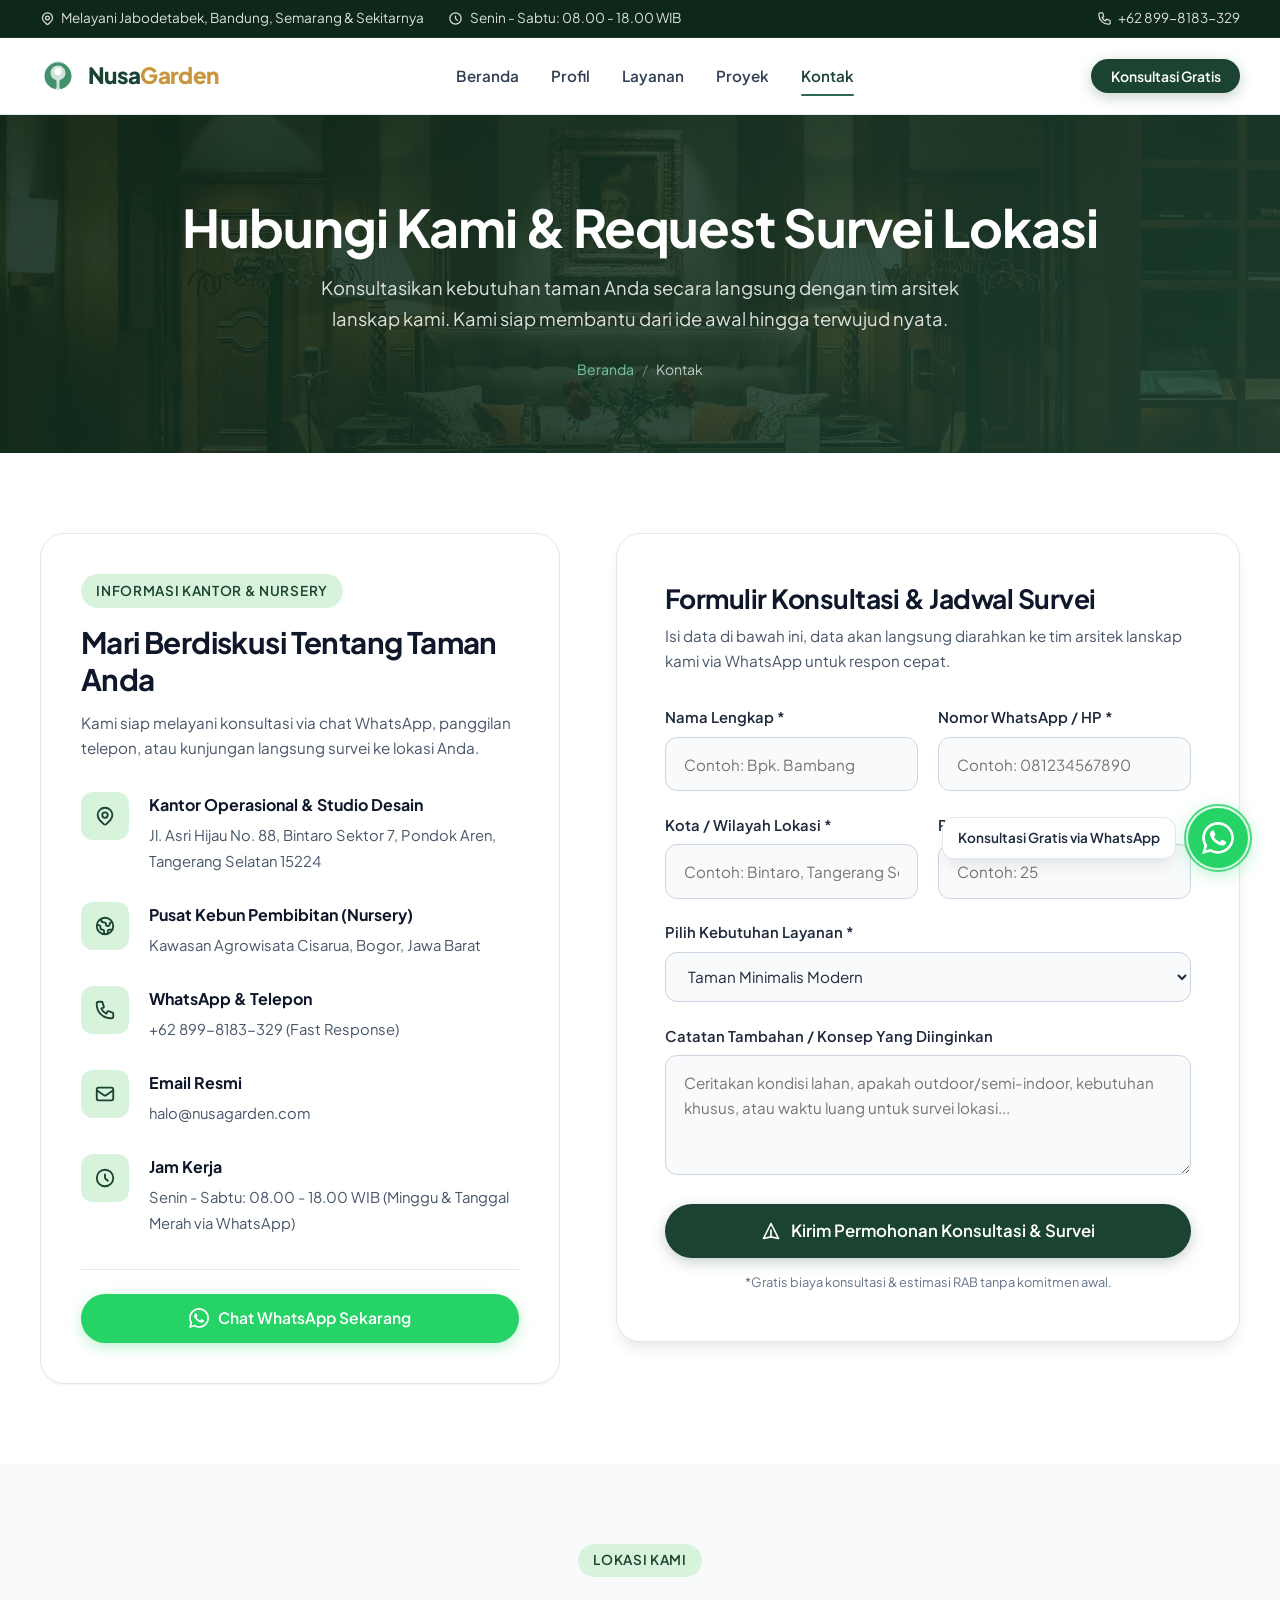
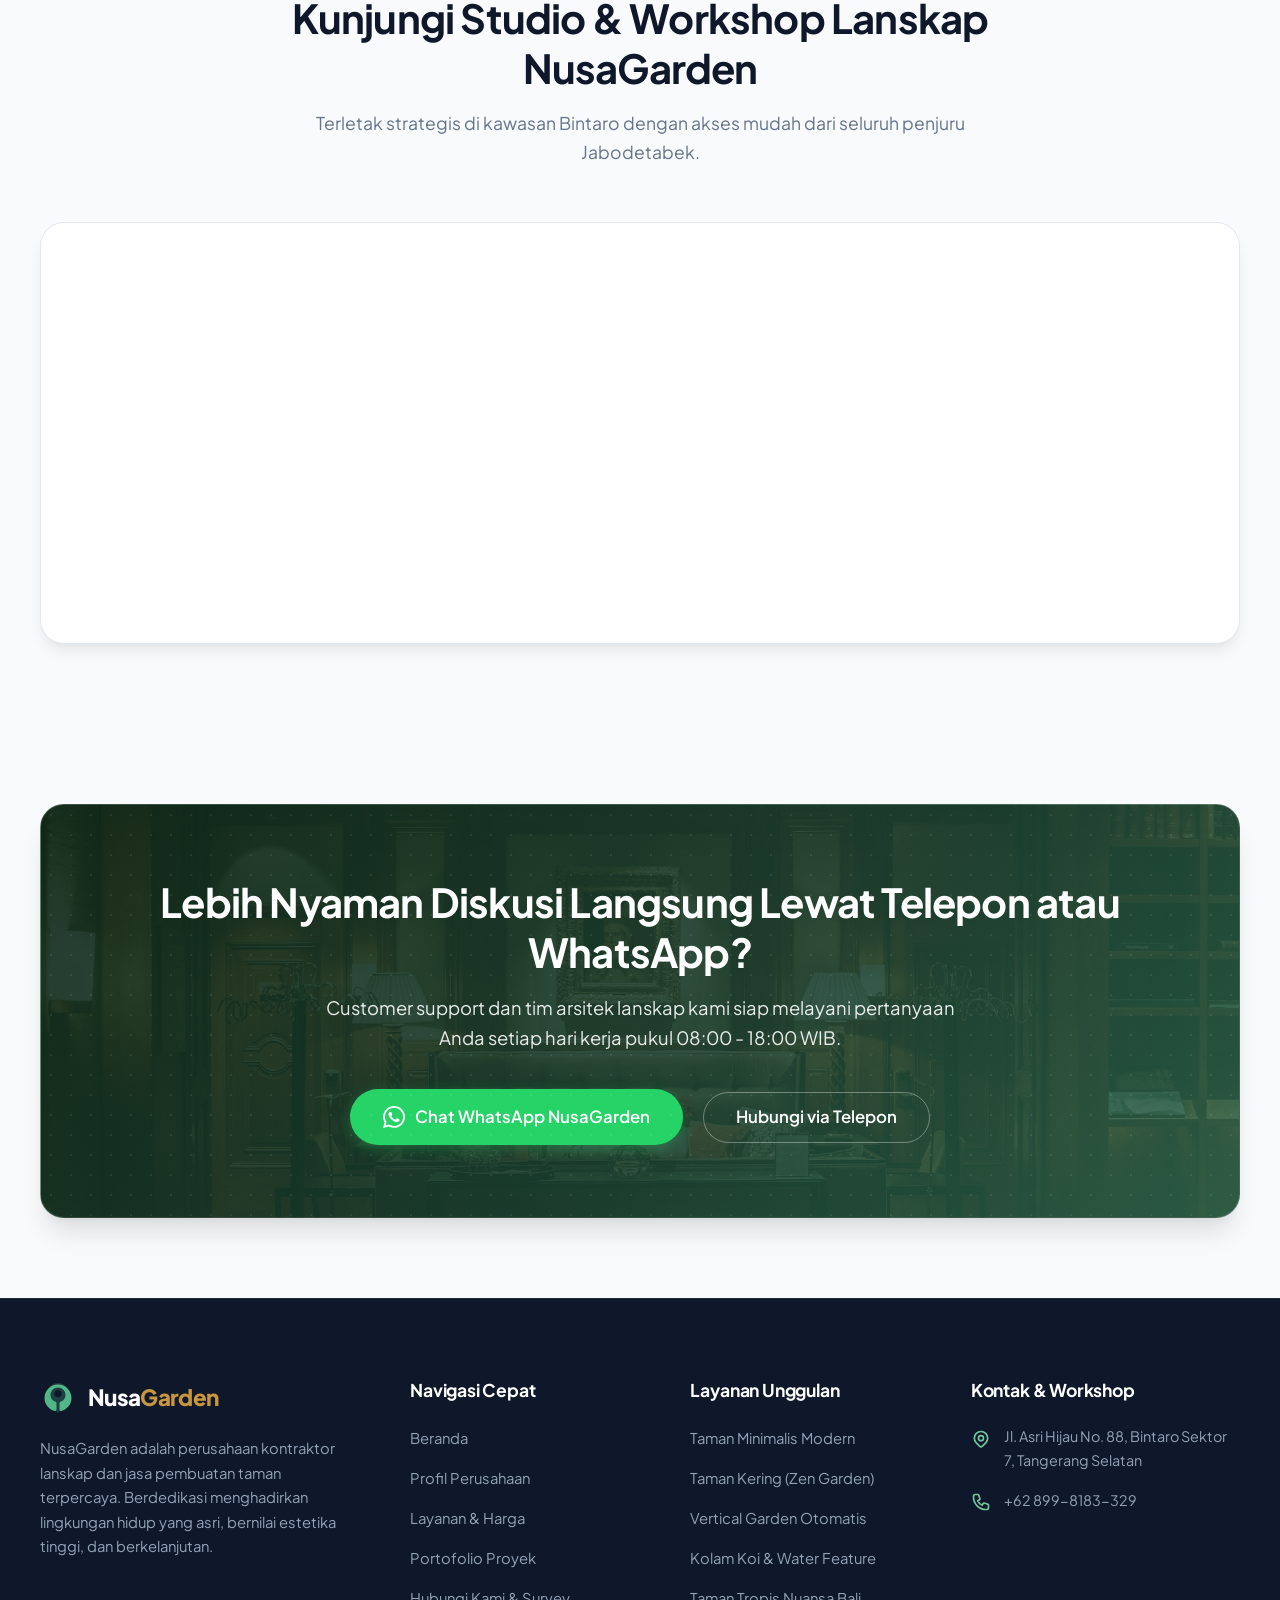
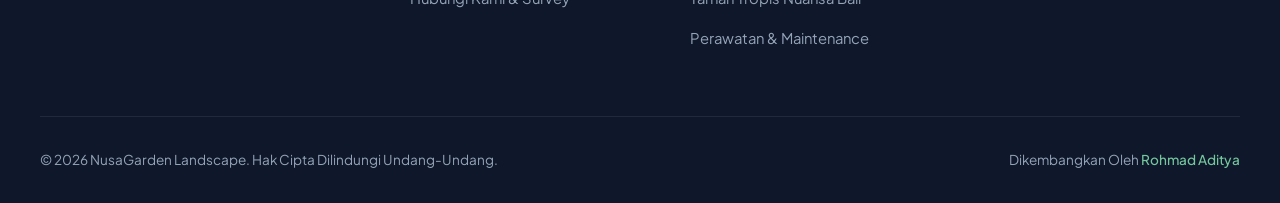
<file: kontak.html>
<!DOCTYPE html>
<html lang="id">
<head>
  <meta charset="UTF-8">
  <meta http-equiv="X-UA-Compatible" content="IE=edge">
  <meta name="viewport" content="width=device-width, initial-scale=1.0">

  <!-- Primary SEO Meta Tags -->
  <title>Kontak NusaGarden | Konsultasi & Jadwal Survei Pembuatan Taman Gratis</title>
  <meta name="title" content="Kontak NusaGarden | Konsultasi & Jadwal Survei Pembuatan Taman Gratis">
  <meta name="description" content="Hubungi arsitek lanskap NusaGarden untuk konsultasi desain taman 3D dan request jadwal survei lokasi gratis di Jabodetabek, Bandung, dan sekitarnya. Respon cepat via WhatsApp & Telepon.">
  <meta name="keywords" content="kontak jasa taman, nomor tukang taman bintaro, survey taman gratis jakarta, jadwal konsultasi lanskap, alamat nursery nusagarden">
  <meta name="author" content="NusaGarden Landscape">
  <meta name="robots" content="index, follow, max-snippet:-1, max-image-preview:large, max-video-preview:-1">
  <link rel="canonical" href="https://nusagarden.com/kontak.html">

  <!-- Open Graph / Facebook -->
  <meta property="og:type" content="website">
  <meta property="og:url" content="https://nusagarden.com/kontak.html">
  <meta property="og:title" content="Kontak NusaGarden | Konsultasi & Jadwal Survei Pembuatan Taman">
  <meta property="og:description" content="Konsultasikan pembuatan taman rumah, kolam koi, atau vertical garden Anda. Gratis survei & estimasi RAB.">
  <meta property="og:image" content="https://nusagarden.com/assets/images/hero-garden.svg">
  <meta property="og:site_name" content="NusaGarden">
  <meta property="og:locale" content="id_ID">

  <!-- Twitter Meta -->
  <meta name="twitter:card" content="summary_large_image">
  <meta name="twitter:url" content="https://nusagarden.com/kontak.html">
  <meta name="twitter:title" content="Kontak NusaGarden | Konsultasi & Jadwal Survei Pembuatan Taman">
  <meta name="twitter:description" content="Hubungi tim ahli lanskap kami untuk penataan ruang hijau hunian Anda.">
  <meta name="twitter:image" content="https://nusagarden.com/assets/images/hero-garden.svg">

  <!-- Google Fonts: Plus Jakarta Sans -->
  <link rel="preconnect" href="https://fonts.googleapis.com">
  <link rel="preconnect" href="https://fonts.gstatic.com" crossorigin>
  <link href="https://fonts.googleapis.com/css2?family=Plus+Jakarta+Sans:wght@400;500;600;700;800&display=swap" rel="stylesheet">

  <!-- Main Stylesheet -->
  <link rel="stylesheet" href="assets/css/style.css">

  <!-- BreadcrumbList Schema -->
  <script type="application/ld+json">
  {
    "@context": "https://schema.org",
    "@type": "BreadcrumbList",
    "itemListElement": [
      {
        "@type": "ListItem",
        "position": 1,
        "name": "Beranda",
        "item": "https://nusagarden.com/"
      },
      {
        "@type": "ListItem",
        "position": 2,
        "name": "Kontak",
        "item": "https://nusagarden.com/kontak.html"
      }
    ]
  }
  </script>

  <!-- ContactPage Schema -->
  <script type="application/ld+json">
  {
    "@context": "https://schema.org",
    "@type": "ContactPage",
    "name": "Kontak NusaGarden Landscape",
    "description": "Halaman kontak resmi NusaGarden untuk konsultasi dan pemesanan jasa pembuatan taman.",
    "mainEntity": {
      "@type": "Organization",
      "name": "NusaGarden Landscape",
      "telephone": "+628998183329",
      "email": "halo@nusagarden.com",
      "address": {
        "@type": "PostalAddress",
        "streetAddress": "Jl. Asri Hijau No. 88, Bintaro",
        "addressLocality": "Jakarta Selatan",
        "addressRegion": "DKI Jakarta",
        "postalCode": "12330",
        "addressCountry": "ID"
      }
    }
  }
  </script>
</head>
<body>

  <!-- Topbar -->
  <div class="topbar">
    <div class="container topbar-wrapper">
      <div class="topbar-info">
        <span class="topbar-item">
          <svg width="15" height="15" fill="none" stroke="currentColor" viewBox="0 0 24 24"><path stroke-linecap="round" stroke-linejoin="round" stroke-width="2" d="M17.657 16.657L13.414 20.9a1.998 1.998 0 01-2.827 0l-4.244-4.243a8 8 0 1111.314 0z"/><path stroke-linecap="round" stroke-linejoin="round" stroke-width="2" d="M15 11a3 3 0 11-6 0 3 3 0 016 0z"/></svg>
          Melayani Jabodetabek, Bandung, Semarang & Sekitarnya
        </span>
        <span class="topbar-item">
          <svg width="15" height="15" fill="none" stroke="currentColor" viewBox="0 0 24 24"><path stroke-linecap="round" stroke-linejoin="round" stroke-width="2" d="M12 8v4l3 3m6-3a9 9 0 11-18 0 9 9 0 0118 0z"/></svg>
          Senin - Sabtu: 08.00 - 18.00 WIB
        </span>
      </div>
      <div class="topbar-info">
        <a href="tel:+628998183329" class="topbar-item">
          <svg width="15" height="15" fill="none" stroke="currentColor" viewBox="0 0 24 24"><path stroke-linecap="round" stroke-linejoin="round" stroke-width="2" d="M3 5a2 2 0 012-2h3.28a1 1 0 01.948.684l1.498 4.493a1 1 0 01-.502 1.21l-2.257 1.13a11.042 11.042 0 005.516 5.516l1.13-2.257a1 1 0 011.21-.502l4.493 1.498a1 1 0 01.684.949V19a2 2 0 01-2 2h-1C9.716 21 3 14.284 3 6V5z"/></svg>
          +62 899-8183-329
        </a>
      </div>
    </div>
  </div>

  <!-- Header Navigation -->
  <header class="site-header">
    <div class="container navbar">
      <a href="index.html" class="brand-logo" aria-label="NusaGarden Beranda">
        <svg viewBox="0 0 24 24" fill="currentColor">
          <path d="M12 2C8.13 2 5 5.13 5 9c0 5.25 7 13 7 13s7-7.75 7-13c0-3.87-3.13-7-7-7zm0 9.5c-1.38 0-2.5-1.12-2.5-2.5s1.12-2.5 2.5-2.5 2.5 1.12 2.5 2.5-1.12 2.5-2.5 2.5z" opacity="0.25"/>
          <path d="M12 3c-4.97 0-9 4.03-9 9 0 4.16 2.85 7.66 6.74 8.65.65.17 1.26-.3 1.26-.97v-4.18c0-.44-.27-.83-.68-.97C8.25 13.88 7 12.06 7 10c0-2.76 2.24-5 5-5s5 2.24 5 5c0 2.06-1.25 3.88-3.32 4.53-.41.14-.68.53-.68.97v4.18c0 .67.61 1.14 1.26.97C18.15 19.66 21 16.16 21 12c0-4.97-4.03-9-9-9z"/>
        </svg>
        <span>Nusa<span>Garden</span></span>
      </a>

      <nav class="nav-links" id="mainNav">
        <a href="index.html" class="nav-link">Beranda</a>
        <a href="profil.html" class="nav-link">Profil</a>
        <a href="layanan.html" class="nav-link">Layanan</a>
        <a href="proyek.html" class="nav-link">Proyek</a>
        <a href="kontak.html" class="nav-link active">Kontak</a>
      </nav>

      <div class="nav-cta">
        <a href="kontak.html" class="btn btn-primary btn-sm">Konsultasi Gratis</a>
      </div>

      <button class="mobile-toggle" aria-label="Buka Menu" aria-expanded="false">
        <svg width="26" height="26" fill="none" stroke="currentColor" viewBox="0 0 24 24">
          <path stroke-linecap="round" stroke-linejoin="round" stroke-width="2" d="M4 6h16M4 12h16M4 18h16"/>
        </svg>
      </button>
    </div>
  </header>

  <main>
    <!-- Page Hero Banner -->
    <section class="page-hero hero-kontak">
      <div class="container">
        <h1>Hubungi Kami & Request Survei Lokasi</h1>
        <p>Konsultasikan kebutuhan taman Anda secara langsung dengan tim arsitek lanskap kami. Kami siap membantu dari ide awal hingga terwujud nyata.</p>
        <div class="breadcrumb">
          <a href="index.html">Beranda</a>
          <span class="breadcrumb-separator">/</span>
          <span>Kontak</span>
        </div>
      </div>
    </section>

    <!-- Contact & Form Section -->
    <section class="section">
      <div class="container">
        <div class="contact-grid">

          <!-- Left Column: Contact Information -->
          <div class="contact-info-card">
            <span class="badge-pill">Informasi Kantor & Nursery</span>
            <h2 style="font-size: 1.85rem; margin-bottom: 0.75rem;">Mari Berdiskusi Tentang Taman Anda</h2>
            <p style="color: var(--gray-600); font-size: 0.95rem;">
              Kami siap melayani konsultasi via chat WhatsApp, panggilan telepon, atau kunjungan langsung survei ke lokasi Anda.
            </p>

            <div class="contact-info-list">
              <div class="contact-info-row">
                <div class="contact-icon-box">
                  <svg width="22" height="22" fill="none" stroke="currentColor" viewBox="0 0 24 24"><path stroke-linecap="round" stroke-linejoin="round" stroke-width="2" d="M17.657 16.657L13.414 20.9a1.998 1.998 0 01-2.827 0l-4.244-4.243a8 8 0 1111.314 0z"/><path stroke-linecap="round" stroke-linejoin="round" stroke-width="2" d="M15 11a3 3 0 11-6 0 3 3 0 016 0z"/></svg>
                </div>
                <div class="contact-info-text">
                  <strong>Kantor Operasional & Studio Desain</strong>
                  <span>Jl. Asri Hijau No. 88, Bintaro Sektor 7, Pondok Aren, Tangerang Selatan 15224</span>
                </div>
              </div>

              <div class="contact-info-row">
                <div class="contact-icon-box">
                  <svg width="22" height="22" fill="none" stroke="currentColor" viewBox="0 0 24 24"><path stroke-linecap="round" stroke-linejoin="round" stroke-width="2" d="M3.055 11H5a2 2 0 012 2v1a2 2 0 002 2 2 2 0 012 2v2.945M8 3.935V5.5A2.5 2.5 0 0010.5 8h.5a2 2 0 012 2 2 2 0 104 0 2 2 0 012-2h1.064M15 20.488V18a2 2 0 012-2h3.064M21 12a9 9 0 11-18 0 9 9 0 0118 0z"/></svg>
                </div>
                <div class="contact-info-text">
                  <strong>Pusat Kebun Pembibitan (Nursery)</strong>
                  <span>Kawasan Agrowisata Cisarua, Bogor, Jawa Barat</span>
                </div>
              </div>

              <div class="contact-info-row">
                <div class="contact-icon-box">
                  <svg width="22" height="22" fill="none" stroke="currentColor" viewBox="0 0 24 24"><path stroke-linecap="round" stroke-linejoin="round" stroke-width="2" d="M3 5a2 2 0 012-2h3.28a1 1 0 01.948.684l1.498 4.493a1 1 0 01-.502 1.21l-2.257 1.13a11.042 11.042 0 005.516 5.516l1.13-2.257a1 1 0 011.21-.502l4.493 1.498a1 1 0 01.684.949V19a2 2 0 01-2 2h-1C9.716 21 3 14.284 3 6V5z"/></svg>
                </div>
                <div class="contact-info-text">
                  <strong>WhatsApp & Telepon</strong>
                  <a href="https://wa.me/628998183329" target="_blank">+62 899-8183-329 (Fast Response)</a>
                </div>
              </div>

              <div class="contact-info-row">
                <div class="contact-icon-box">
                  <svg width="22" height="22" fill="none" stroke="currentColor" viewBox="0 0 24 24"><path stroke-linecap="round" stroke-linejoin="round" stroke-width="2" d="M3 8l7.89 5.26a2 2 0 002.22 0L21 8M5 19h14a2 2 0 002-2V7a2 2 0 00-2-2H5a2 2 0 00-2 2v10a2 2 0 002 2z"/></svg>
                </div>
                <div class="contact-info-text">
                  <strong>Email Resmi</strong>
                  <a href="mailto:halo@nusagarden.com">halo@nusagarden.com</a>
                </div>
              </div>

              <div class="contact-info-row">
                <div class="contact-icon-box">
                  <svg width="22" height="22" fill="none" stroke="currentColor" viewBox="0 0 24 24"><path stroke-linecap="round" stroke-linejoin="round" stroke-width="2" d="M12 8v4l3 3m6-3a9 9 0 11-18 0 9 9 0 0118 0z"/></svg>
                </div>
                <div class="contact-info-text">
                  <strong>Jam Kerja</strong>
                  <span>Senin - Sabtu: 08.00 - 18.00 WIB (Minggu & Tanggal Merah via WhatsApp)</span>
                </div>
              </div>
            </div>

            <div style="margin-top: 2rem; padding-top: 1.5rem; border-top: 1px solid var(--gray-200);">
              <a href="https://wa.me/628998183329?text=Halo%20NusaGarden,%20saya%20ingin%20konsultasi%20taman%20langsung%20via%20WhatsApp" target="_blank" class="btn btn-wa" style="width: 100%;">
                <svg width="20" height="20" fill="currentColor" viewBox="0 0 24 24"><path d="M.057 24l1.687-6.163c-1.041-1.804-1.588-3.849-1.587-5.946.003-6.556 5.338-11.891 11.893-11.891 3.181.001 6.167 1.24 8.413 3.488 2.245 2.248 3.481 5.236 3.48 8.414-.003 6.557-5.338 11.892-11.893 11.892-1.99-.001-3.951-.5-5.688-1.448l-6.305 1.654zm6.597-3.807c1.676.995 3.276 1.591 5.392 1.592 5.448 0 9.886-4.434 9.889-9.885.002-5.462-4.415-9.89-9.881-9.892-5.452 0-9.887 4.434-9.889 9.884-.001 2.225.651 3.891 1.746 5.634l-.999 3.648 3.742-.981zm11.387-5.464c-.074-.124-.272-.198-.57-.347-.297-.149-1.758-.868-2.031-.967-.272-.099-.47-.149-.669.149-.198.297-.768.967-.941 1.165-.173.198-.347.223-.644.074-.297-.149-1.255-.462-2.39-1.475-.883-.788-1.48-1.761-1.653-2.059-.173-.297-.018-.458.13-.606.134-.133.297-.347.446-.521.151-.172.2-.296.3-.495.099-.198.05-.372-.025-.521-.075-.148-.669-1.611-.916-2.206-.242-.579-.487-.501-.669-.51l-.57-.01c-.198 0-.52.074-.792.372s-1.04 1.016-1.04 2.479 1.065 2.876 1.213 3.074c.149.198 2.095 3.2 5.076 4.487.709.306 1.263.489 1.694.626.712.226 1.36.194 1.872.118.571-.085 1.758-.719 2.006-1.413.248-.695.248-1.29.173-1.414z"/></svg>
                Chat WhatsApp Sekarang
              </a>
            </div>
          </div>

          <!-- Right Column: Consultation Booking Form -->
          <div class="contact-form-card">
            <h3 style="font-size: 1.65rem; margin-bottom: 0.5rem;">Formulir Konsultasi & Jadwal Survei</h3>
            <p style="color: var(--gray-600); font-size: 0.95rem; margin-bottom: 2rem;">
              Isi data di bawah ini, data akan langsung diarahkan ke tim arsitek lanskap kami via WhatsApp untuk respon cepat.
            </p>

            <form id="consultationForm">
              <div class="form-grid-2">
                <div class="form-group">
                  <label class="form-label" for="nama">Nama Lengkap *</label>
                  <input type="text" id="nama" class="form-control" placeholder="Contoh: Bpk. Bambang" required>
                </div>

                <div class="form-group">
                  <label class="form-label" for="telepon">Nomor WhatsApp / HP *</label>
                  <input type="tel" id="telepon" class="form-control" placeholder="Contoh: 081234567890" required>
                </div>
              </div>

              <div class="form-grid-2">
                <div class="form-group">
                  <label class="form-label" for="kota">Kota / Wilayah Lokasi *</label>
                  <input type="text" id="kota" class="form-control" placeholder="Contoh: Bintaro, Tangerang Selatan" required>
                </div>

                <div class="form-group">
                  <label class="form-label" for="luas_area">Perkiraan Luas Area Lahan (m²)</label>
                  <input type="number" id="luas_area" class="form-control" placeholder="Contoh: 25">
                </div>
              </div>

              <div class="form-group">
                <label class="form-label" for="jenis_layanan">Pilih Kebutuhan Layanan *</label>
                <select id="jenis_layanan" class="form-control" required>
                  <option value="Taman Minimalis Modern">Taman Minimalis Modern</option>
                  <option value="Taman Kering (Japanese Zen)">Taman Kering (Japanese Zen Garden)</option>
                  <option value="Vertical Garden Otomatis">Vertical Garden (Living Wall)</option>
                  <option value="Kolam Koi & Water Feature">Kolam Koi & Water Feature</option>
                  <option value="Taman Tropis Nuansa Bali">Taman Tropis Nuansa Bali</option>
                  <option value="Renovasi Taman Lama">Renovasi Taman Lama</option>
                  <option value="Perawatan & Maintenance Rutin">Perawatan & Maintenance Rutin</option>
                  <option value="Desain Lanskap 3D Saja">Desain Lanskap 3D Saja</option>
                </select>
              </div>

              <div class="form-group">
                <label class="form-label" for="pesan">Catatan Tambahan / Konsep Yang Diinginkan</label>
                <textarea id="pesan" class="form-control" placeholder="Ceritakan kondisi lahan, apakah outdoor/semi-indoor, kebutuhan khusus, atau waktu luang untuk survei lokasi..."></textarea>
              </div>

              <button type="submit" class="btn btn-primary btn-lg" style="width: 100%;">
                <svg width="20" height="20" fill="none" stroke="currentColor" viewBox="0 0 24 24"><path stroke-linecap="round" stroke-linejoin="round" stroke-width="2" d="M12 19l9 2-9-18-9 18 9-2zm0 0v-8"/></svg>
                Kirim Permohonan Konsultasi & Survei
              </button>
              <div style="font-size: 0.8rem; color: var(--gray-500); text-align: center; margin-top: 0.85rem;">
                *Gratis biaya konsultasi & estimasi RAB tanpa komitmen awal.
              </div>
            </form>
          </div>

        </div>
      </div>
    </section>

    <!-- Map & Workshop Location Section -->
    <section class="section section-bg-alt">
      <div class="container">
        <div class="section-header">
          <span class="badge-pill">Lokasi Kami</span>
          <h2 class="section-title">Kunjungi Studio & Workshop Lanskap NusaGarden</h2>
          <p class="section-subtitle">Terletak strategis di kawasan Bintaro dengan akses mudah dari seluruh penjuru Jabodetabek.</p>
        </div>

        <div style="border-radius: var(--radius-xl); overflow: hidden; box-shadow: var(--shadow-lg); border: 1px solid var(--gray-200); background: #fff;">
          <iframe 
            src="https://www.google.com/maps/embed?pb=!1m18!1m12!1m3!1d126907.08643264627!2d106.68331908226065!3d-6.284204369796696!2m3!1f0!2f0!3f0!3m2!1i1024!2i768!4f13.1!3m3!1m2!1s0x2e69f000b99bc907%3A0xb3082bb04c8623b!2sBintaro%20Jaya!5e0!3m2!1sid!2sid!4v1700000000000!5m2!1sid!2sid" 
            width="100%" 
            height="420" 
            style="border:0; display:block;" 
            allowfullscreen="" 
            loading="lazy" 
            referrerpolicy="no-referrer-when-downgrade"
            title="Lokasi Kantor NusaGarden Landscape">
          </iframe>
        </div>
      </div>
    </section>

    <!-- Quick Call CTA -->
    <section class="section section-bg-alt">
      <div class="container">
        <div class="cta-banner cta-kontak">
          <h2>Lebih Nyaman Diskusi Langsung Lewat Telepon atau WhatsApp?</h2>
          <p>Customer support dan tim arsitek lanskap kami siap melayani pertanyaan Anda setiap hari kerja pukul 08:00 - 18:00 WIB.</p>
          <div class="cta-buttons">
            <a href="https://wa.me/628998183329?text=Halo%20NusaGarden,%20saya%20ingin%20tanya%20jadwal%20konsultasi%20taman" target="_blank" class="btn btn-wa btn-lg">
              <svg width="22" height="22" fill="currentColor" viewBox="0 0 24 24"><path d="M.057 24l1.687-6.163c-1.041-1.804-1.588-3.849-1.587-5.946.003-6.556 5.338-11.891 11.893-11.891 3.181.001 6.167 1.24 8.413 3.488 2.245 2.248 3.481 5.236 3.48 8.414-.003 6.557-5.338 11.892-11.893 11.892-1.99-.001-3.951-.5-5.688-1.448l-6.305 1.654zm6.597-3.807c1.676.995 3.276 1.591 5.392 1.592 5.448 0 9.886-4.434 9.889-9.885.002-5.462-4.415-9.89-9.881-9.892-5.452 0-9.887 4.434-9.889 9.884-.001 2.225.651 3.891 1.746 5.634l-.999 3.648 3.742-.981zm11.387-5.464c-.074-.124-.272-.198-.57-.347-.297-.149-1.758-.868-2.031-.967-.272-.099-.47-.149-.669.149-.198.297-.768.967-.941 1.165-.173.198-.347.223-.644.074-.297-.149-1.255-.462-2.39-1.475-.883-.788-1.48-1.761-1.653-2.059-.173-.297-.018-.458.13-.606.134-.133.297-.347.446-.521.151-.172.2-.296.3-.495.099-.198.05-.372-.025-.521-.075-.148-.669-1.611-.916-2.206-.242-.579-.487-.501-.669-.51l-.57-.01c-.198 0-.52.074-.792.372s-1.04 1.016-1.04 2.479 1.065 2.876 1.213 3.074c.149.198 2.095 3.2 5.076 4.487.709.306 1.263.489 1.694.626.712.226 1.36.194 1.872.118.571-.085 1.758-.719 2.006-1.413.248-.695.248-1.29.173-1.414z"/></svg>
              Chat WhatsApp NusaGarden
            </a>
            <a href="tel:+628998183329" class="btn btn-outline-white btn-lg">
              Hubungi via Telepon
            </a>
          </div>
        </div>
      </div>
    </section>
  </main>

  <!-- Site Footer -->
  <footer class="site-footer">
    <div class="container">
      <div class="footer-grid">
        <div class="footer-col">
          <a href="index.html" class="brand-logo" style="color: #fff; margin-bottom: 1.25rem;">
            <svg viewBox="0 0 24 24" fill="currentColor" style="color: #52b788;">
              <path d="M12 2C8.13 2 5 5.13 5 9c0 5.25 7 13 7 13s7-7.75 7-13c0-3.87-3.13-7-7-7zm0 9.5c-1.38 0-2.5-1.12-2.5-2.5s1.12-2.5 2.5-2.5 2.5 1.12 2.5 2.5-1.12 2.5-2.5 2.5z" opacity="0.25"/>
              <path d="M12 3c-4.97 0-9 4.03-9 9 0 4.16 2.85 7.66 6.74 8.65.65.17 1.26-.3 1.26-.97v-4.18c0-.44-.27-.83-.68-.97C8.25 13.88 7 12.06 7 10c0-2.76 2.24-5 5-5s5 2.24 5 5c0 2.06-1.25 3.88-3.32 4.53-.41.14-.68.53-.68.97v4.18c0 .67.61 1.14 1.26.97C18.15 19.66 21 16.16 21 12c0-4.97-4.03-9-9-9z"/>
            </svg>
            <span>Nusa<span style="color:#c8963e">Garden</span></span>
          </a>
          <p class="footer-desc">
            NusaGarden adalah perusahaan kontraktor lanskap dan jasa pembuatan taman terpercaya. Berdedikasi menghadirkan lingkungan hidup yang asri, bernilai estetika tinggi, dan berkelanjutan.
          </p>
        </div>

        <div class="footer-col">
          <h4>Navigasi Cepat</h4>
          <ul class="footer-links-list">
            <li><a href="index.html">Beranda</a></li>
            <li><a href="profil.html">Profil Perusahaan</a></li>
            <li><a href="layanan.html">Layanan & Harga</a></li>
            <li><a href="proyek.html">Portofolio Proyek</a></li>
            <li><a href="kontak.html">Hubungi Kami & Survey</a></li>
          </ul>
        </div>

        <div class="footer-col">
          <h4>Layanan Unggulan</h4>
          <ul class="footer-links-list">
            <li><a href="layanan.html#minimalis">Taman Minimalis Modern</a></li>
            <li><a href="layanan.html#kering">Taman Kering (Zen Garden)</a></li>
            <li><a href="layanan.html#vertical">Vertical Garden Otomatis</a></li>
            <li><a href="layanan.html#kolam">Kolam Koi & Water Feature</a></li>
            <li><a href="layanan.html#tropis">Taman Tropis Nuansa Bali</a></li>
            <li><a href="layanan.html#perawatan">Perawatan & Maintenance</a></li>
          </ul>
        </div>

        <div class="footer-col">
          <h4>Kontak & Workshop</h4>
          <div class="footer-contact-item">
            <svg width="20" height="20" fill="none" stroke="currentColor" viewBox="0 0 24 24"><path stroke-linecap="round" stroke-linejoin="round" stroke-width="2" d="M17.657 16.657L13.414 20.9a1.998 1.998 0 01-2.827 0l-4.244-4.243a8 8 0 1111.314 0z"/><path stroke-linecap="round" stroke-linejoin="round" stroke-width="2" d="M15 11a3 3 0 11-6 0 3 3 0 016 0z"/></svg>
            <span>Jl. Asri Hijau No. 88, Bintaro Sektor 7, Tangerang Selatan</span>
          </div>
          <div class="footer-contact-item">
            <svg width="20" height="20" fill="none" stroke="currentColor" viewBox="0 0 24 24"><path stroke-linecap="round" stroke-linejoin="round" stroke-width="2" d="M3 5a2 2 0 012-2h3.28a1 1 0 01.948.684l1.498 4.493a1 1 0 01-.502 1.21l-2.257 1.13a11.042 11.042 0 005.516 5.516l1.13-2.257a1 1 0 011.21-.502l4.493 1.498a1 1 0 01.684.949V19a2 2 0 01-2 2h-1C9.716 21 3 14.284 3 6V5z"/></svg>
            <span>+62 899-8183-329</span>
          </div>
        </div>
      </div>

      <div class="footer-bottom">
        <div>&copy; 2026 NusaGarden Landscape. Hak Cipta Dilindungi Undang-Undang.</div>
        <div>Dikembangkan Oleh <a href="https://rohmadaditya.my.id" target="_blank" rel="noopener noreferrer">Rohmad Aditya</a></div>
      </div>
    </div>
  </footer>

  <!-- Floating WhatsApp CTA Widget -->
  <div class="floating-wa">
    <div class="floating-wa-tooltip">
      Konsultasi Gratis via WhatsApp
    </div>
    <a href="https://wa.me/628998183329?text=Halo%20NusaGarden,%20saya%20ingin%20konsultasi%20taman" target="_blank" class="floating-wa-btn" aria-label="Chat WhatsApp">
      <div class="floating-wa-pulse"></div>
      <svg width="32" height="32" fill="currentColor" viewBox="0 0 24 24"><path d="M.057 24l1.687-6.163c-1.041-1.804-1.588-3.849-1.587-5.946.003-6.556 5.338-11.891 11.893-11.891 3.181.001 6.167 1.24 8.413 3.488 2.245 2.248 3.481 5.236 3.48 8.414-.003 6.557-5.338 11.892-11.893 11.892-1.99-.001-3.951-.5-5.688-1.448l-6.305 1.654zm6.597-3.807c1.676.995 3.276 1.591 5.392 1.592 5.448 0 9.886-4.434 9.889-9.885.002-5.462-4.415-9.89-9.881-9.892-5.452 0-9.887 4.434-9.889 9.884-.001 2.225.651 3.891 1.746 5.634l-.999 3.648 3.742-.981zm11.387-5.464c-.074-.124-.272-.198-.57-.347-.297-.149-1.758-.868-2.031-.967-.272-.099-.47-.149-.669.149-.198.297-.768.967-.941 1.165-.173.198-.347.223-.644.074-.297-.149-1.255-.462-2.39-1.475-.883-.788-1.48-1.761-1.653-2.059-.173-.297-.018-.458.13-.606.134-.133.297-.347.446-.521.151-.172.2-.296.3-.495.099-.198.05-.372-.025-.521-.075-.148-.669-1.611-.916-2.206-.242-.579-.487-.501-.669-.51l-.57-.01c-.198 0-.52.074-.792.372s-1.04 1.016-1.04 2.479 1.065 2.876 1.213 3.074c.149.198 2.095 3.2 5.076 4.487.709.306 1.263.489 1.694.626.712.226 1.36.194 1.872.118.571-.085 1.758-.719 2.006-1.413.248-.695.248-1.29.173-1.414z"/></svg>
    </a>
  </div>

  <!-- Scripts -->
  <script src="assets/js/main.js"></script>
</body>
</html>
</file>
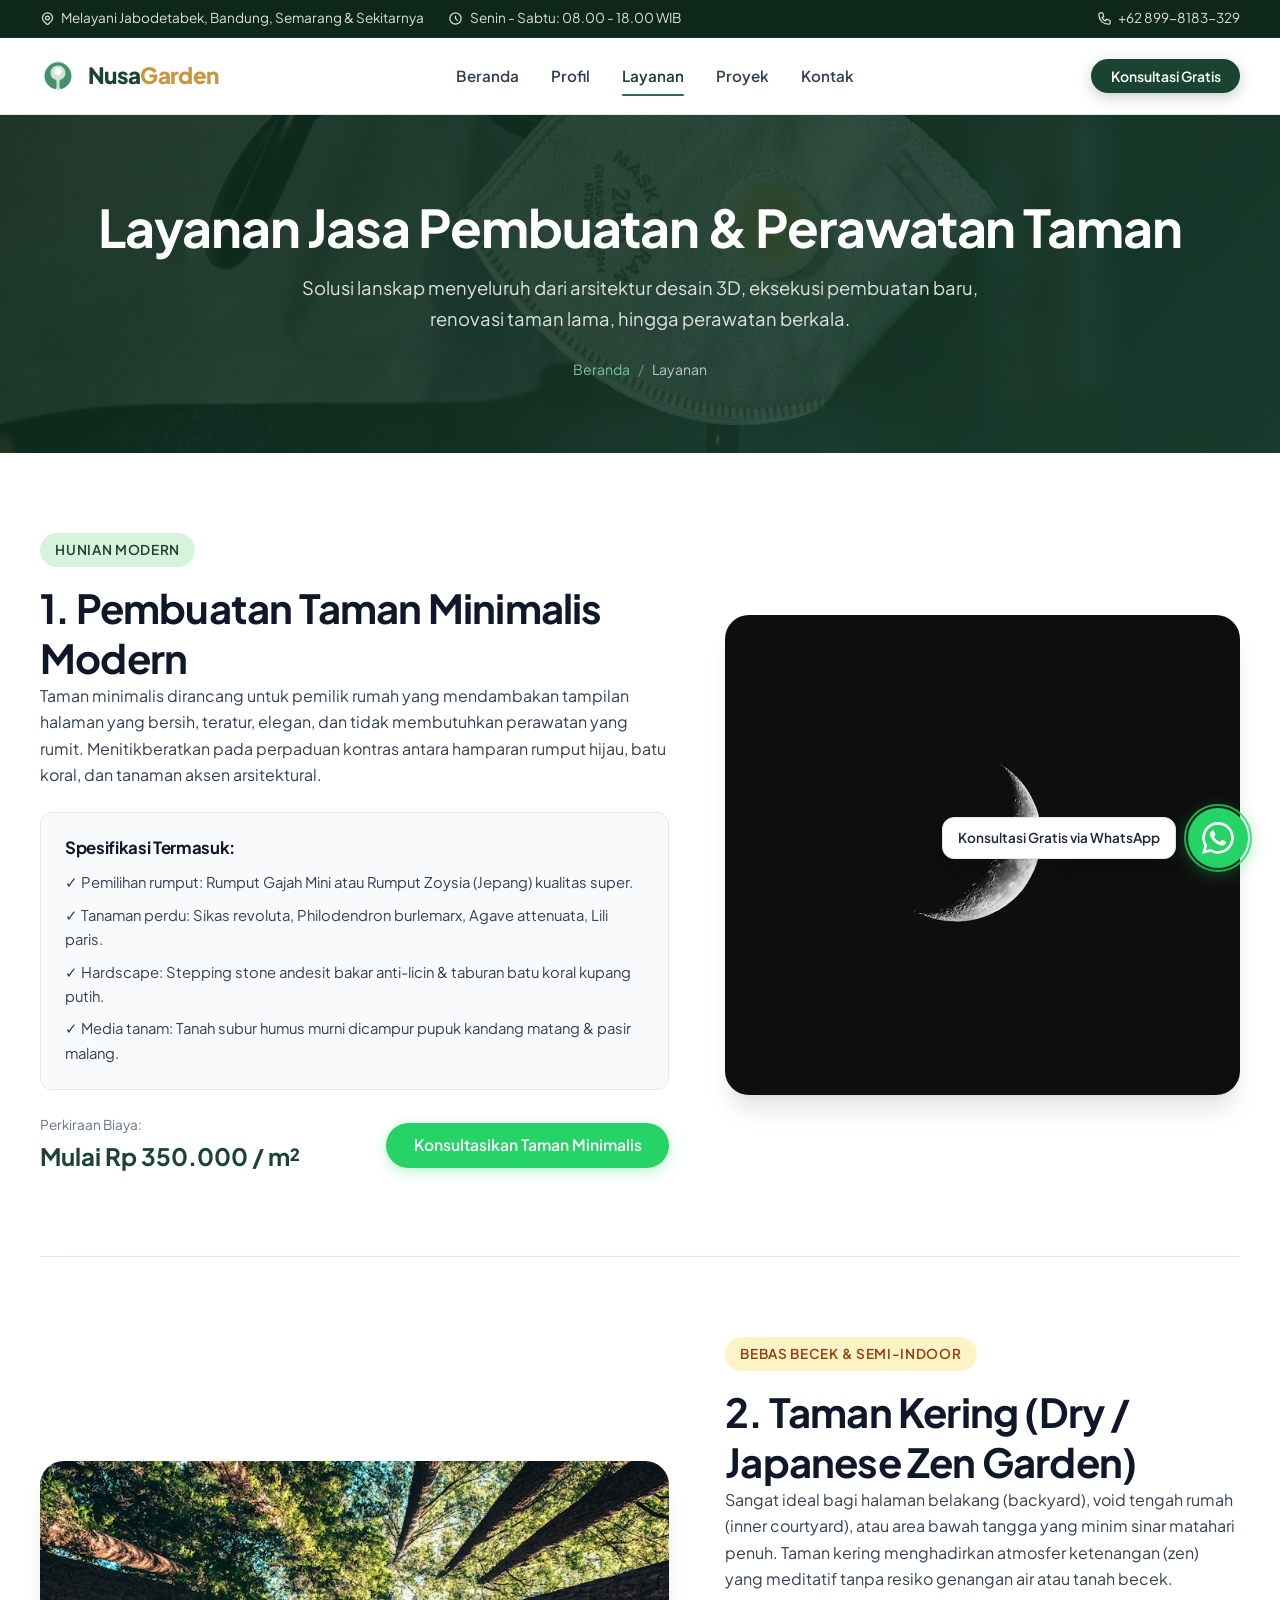
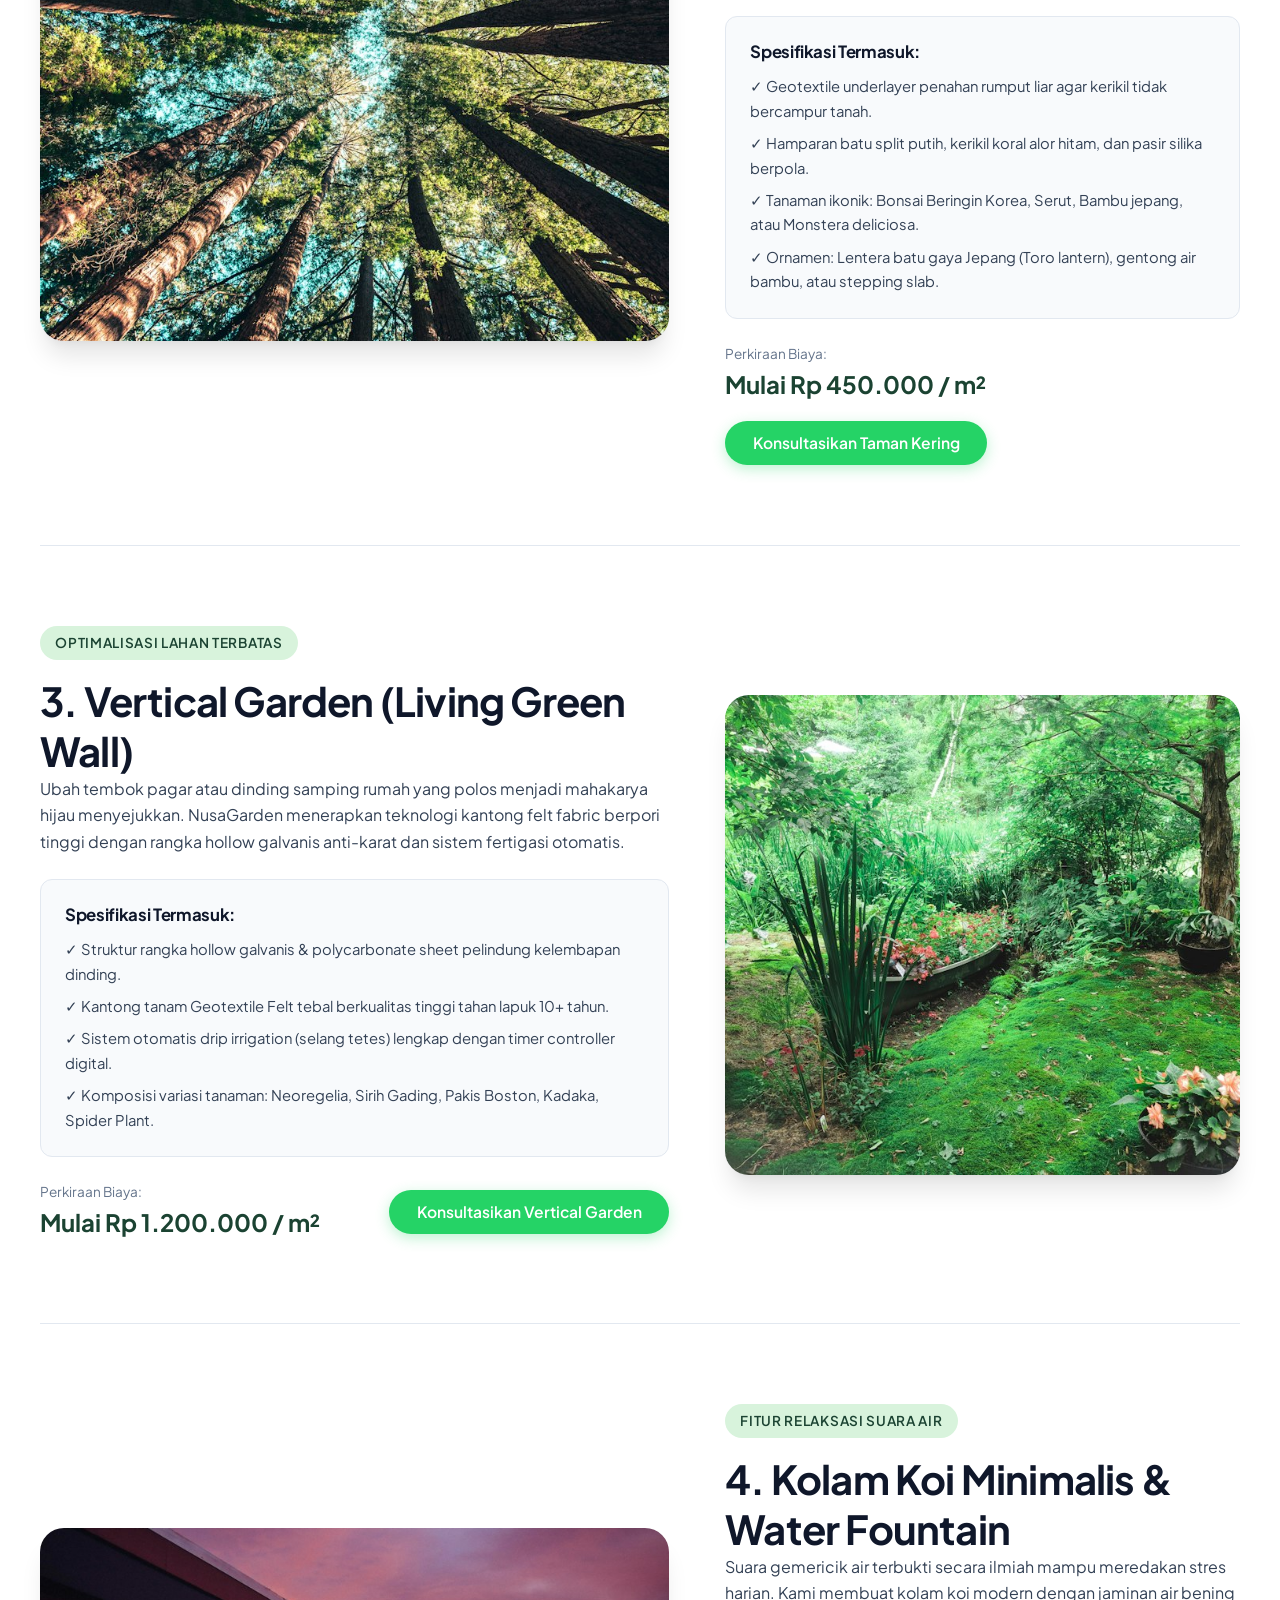
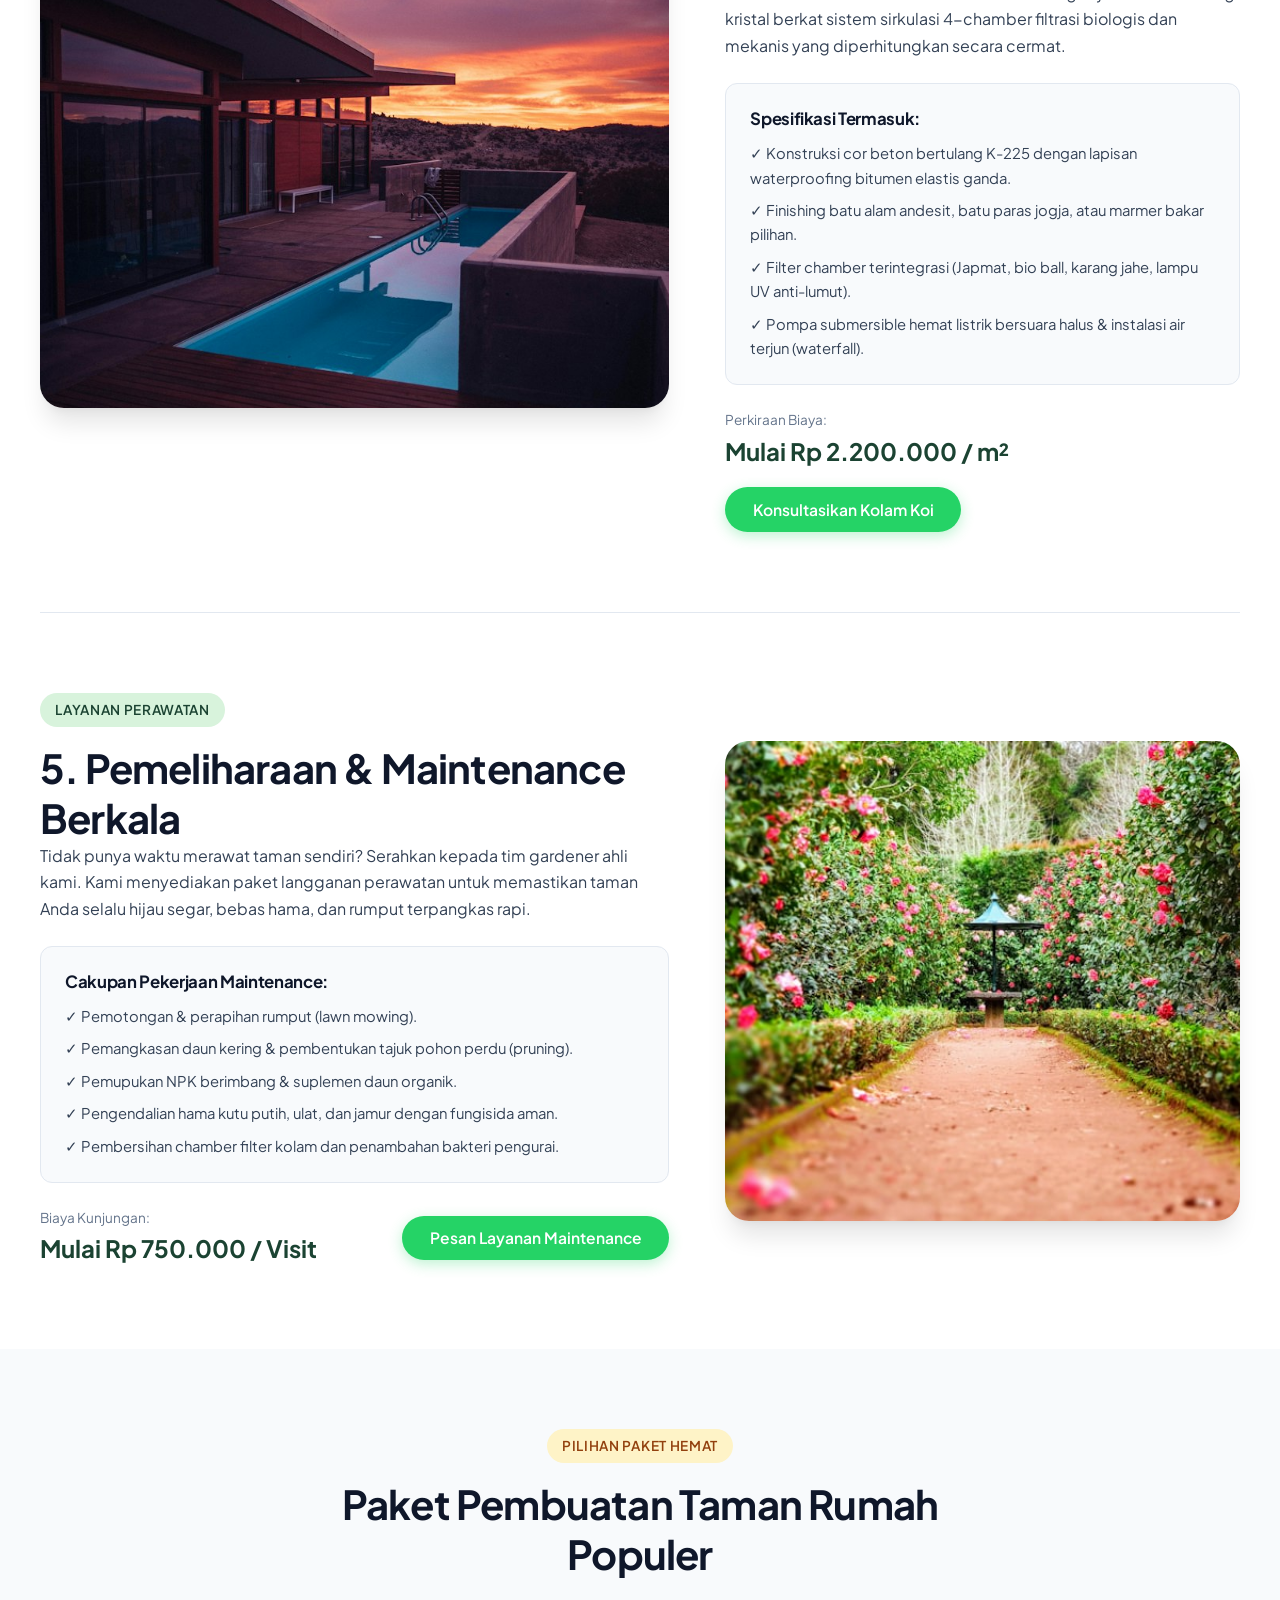
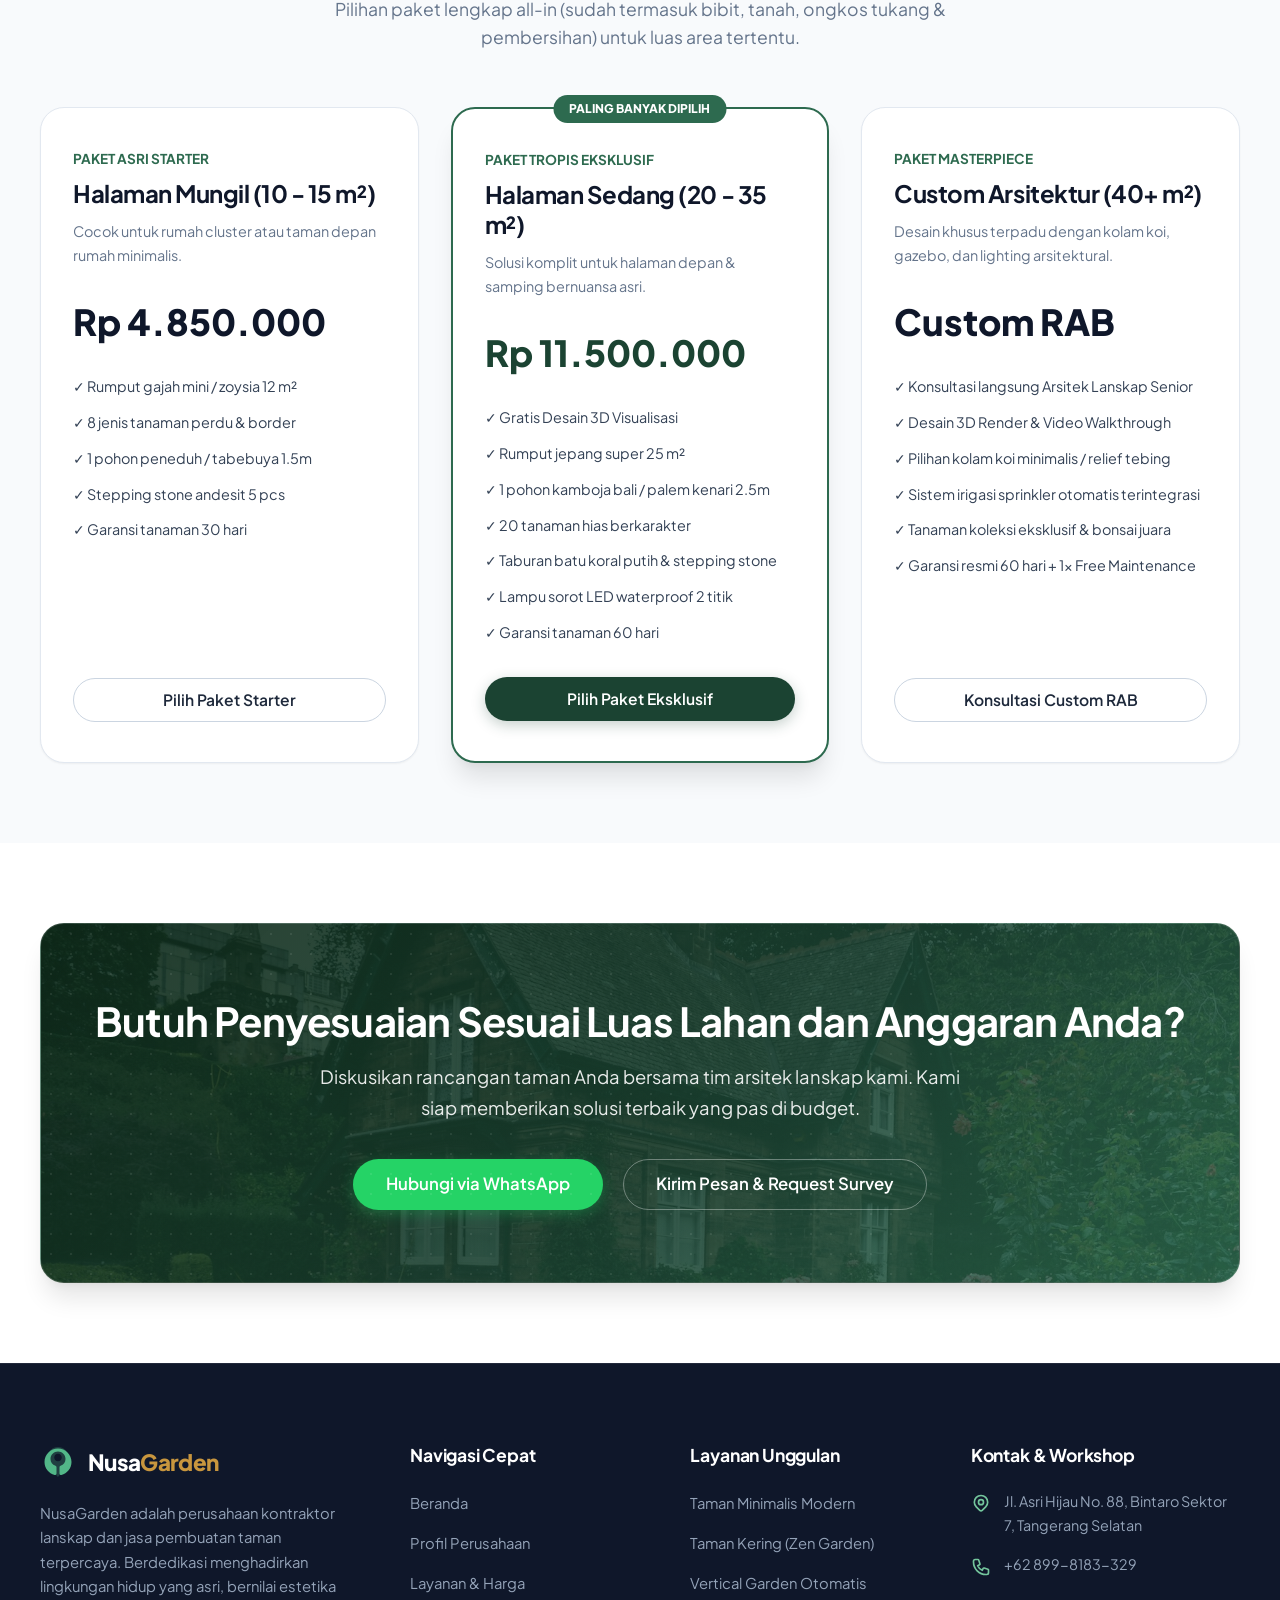
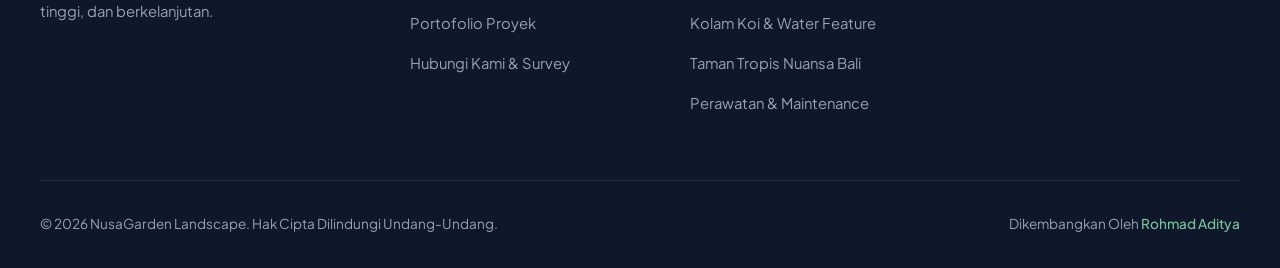
<file: layanan.html>
<!DOCTYPE html>
<html lang="id">
<head>
  <meta charset="UTF-8">
  <meta http-equiv="X-UA-Compatible" content="IE=edge">
  <meta name="viewport" content="width=device-width, initial-scale=1.0">

  <!-- Primary SEO Meta Tags -->
  <title>Layanan & Paket Jasa Pembuatan Taman Profesional | NusaGarden</title>
  <meta name="title" content="Layanan & Paket Jasa Pembuatan Taman Profesional | NusaGarden">
  <meta name="description" content="Katalog lengkap jasa pembuatan taman, renovasi lanskap, vertical garden, kolam koi minimalis, dry garden, dan perawatan taman rutin dengan RAB transparan & garansi resmi.">
  <meta name="keywords" content="layanan pembuatan taman, paket harga bikin taman, biaya taman per meter, jasa vertical garden jakarta, tukang kolam koi bintaro, renovasi taman rumah">
  <meta name="author" content="NusaGarden Landscape">
  <meta name="robots" content="index, follow, max-snippet:-1, max-image-preview:large, max-video-preview:-1">
  <link rel="canonical" href="https://nusagarden.com/layanan.html">

  <!-- Open Graph / Facebook -->
  <meta property="og:type" content="website">
  <meta property="og:url" content="https://nusagarden.com/layanan.html">
  <meta property="og:title" content="Layanan & Paket Jasa Pembuatan Taman Profesional | NusaGarden">
  <meta property="og:description" content="Pilihan paket pembuatan taman rumah, kantor, dan komersial dengan desain 3D presisi & garansi tanaman hidup.">
  <meta property="og:image" content="https://nusagarden.com/assets/images/service-kolam.jpg">
  <meta property="og:site_name" content="NusaGarden">
  <meta property="og:locale" content="id_ID">

  <!-- Twitter Meta -->
  <meta name="twitter:card" content="summary_large_image">
  <meta name="twitter:url" content="https://nusagarden.com/layanan.html">
  <meta name="twitter:title" content="Layanan & Paket Jasa Pembuatan Taman | NusaGarden">
  <meta name="twitter:description" content="Cek spesifikasi dan daftar harga pembuatan taman minimalis, kering, vertical garden, dan kolam koi.">
  <meta name="twitter:image" content="https://nusagarden.com/assets/images/service-kolam.jpg">

  <!-- Google Fonts: Plus Jakarta Sans -->
  <link rel="preconnect" href="https://fonts.googleapis.com">
  <link rel="preconnect" href="https://fonts.gstatic.com" crossorigin>
  <link href="https://fonts.googleapis.com/css2?family=Plus+Jakarta+Sans:wght@400;500;600;700;800&display=swap" rel="stylesheet">

  <!-- Main Stylesheet -->
  <link rel="stylesheet" href="assets/css/style.css">

  <!-- BreadcrumbList Schema -->
  <script type="application/ld+json">
  {
    "@context": "https://schema.org",
    "@type": "BreadcrumbList",
    "itemListElement": [
      {
        "@type": "ListItem",
        "position": 1,
        "name": "Beranda",
        "item": "https://nusagarden.com/"
      },
      {
        "@type": "ListItem",
        "position": 2,
        "name": "Layanan",
        "item": "https://nusagarden.com/layanan.html"
      }
    ]
  }
  </script>

  <!-- Service Schema -->
  <script type="application/ld+json">
  {
    "@context": "https://schema.org",
    "@type": "Service",
    "serviceType": "Landscape Construction & Garden Design",
    "provider": {
      "@type": "HomeAndConstructionBusiness",
      "name": "NusaGarden Landscape"
    },
    "areaServed": {
      "@type": "Country",
      "name": "Indonesia"
    },
    "hasOfferCatalog": {
      "@type": "OfferCatalog",
      "name": "Katalog Layanan Lanskap",
      "itemListElement": [
        {
          "@type": "Offer",
          "itemOffered": {
            "@type": "Service",
            "name": "Jasa Pembuatan Taman Minimalis Modern"
          }
        },
        {
          "@type": "Offer",
          "itemOffered": {
            "@type": "Service",
            "name": "Jasa Pembuatan Taman Kering Japanese Zen"
          }
        },
        {
          "@type": "Offer",
          "itemOffered": {
            "@type": "Service",
            "name": "Jasa Pembuatan Vertical Garden"
          }
        },
        {
          "@type": "Offer",
          "itemOffered": {
            "@type": "Service",
            "name": "Jasa Pembuatan Kolam Koi & Water Feature"
          }
        }
      ]
    }
  }
  </script>
</head>
<body>

  <!-- Topbar -->
  <div class="topbar">
    <div class="container topbar-wrapper">
      <div class="topbar-info">
        <span class="topbar-item">
          <svg width="15" height="15" fill="none" stroke="currentColor" viewBox="0 0 24 24"><path stroke-linecap="round" stroke-linejoin="round" stroke-width="2" d="M17.657 16.657L13.414 20.9a1.998 1.998 0 01-2.827 0l-4.244-4.243a8 8 0 1111.314 0z"/><path stroke-linecap="round" stroke-linejoin="round" stroke-width="2" d="M15 11a3 3 0 11-6 0 3 3 0 016 0z"/></svg>
          Melayani Jabodetabek, Bandung, Semarang & Sekitarnya
        </span>
        <span class="topbar-item">
          <svg width="15" height="15" fill="none" stroke="currentColor" viewBox="0 0 24 24"><path stroke-linecap="round" stroke-linejoin="round" stroke-width="2" d="M12 8v4l3 3m6-3a9 9 0 11-18 0 9 9 0 0118 0z"/></svg>
          Senin - Sabtu: 08.00 - 18.00 WIB
        </span>
      </div>
      <div class="topbar-info">
        <a href="tel:+628998183329" class="topbar-item">
          <svg width="15" height="15" fill="none" stroke="currentColor" viewBox="0 0 24 24"><path stroke-linecap="round" stroke-linejoin="round" stroke-width="2" d="M3 5a2 2 0 012-2h3.28a1 1 0 01.948.684l1.498 4.493a1 1 0 01-.502 1.21l-2.257 1.13a11.042 11.042 0 005.516 5.516l1.13-2.257a1 1 0 011.21-.502l4.493 1.498a1 1 0 01.684.949V19a2 2 0 01-2 2h-1C9.716 21 3 14.284 3 6V5z"/></svg>
          +62 899-8183-329
        </a>
      </div>
    </div>
  </div>

  <!-- Header Navigation -->
  <header class="site-header">
    <div class="container navbar">
      <a href="index.html" class="brand-logo" aria-label="NusaGarden Beranda">
        <svg viewBox="0 0 24 24" fill="currentColor">
          <path d="M12 2C8.13 2 5 5.13 5 9c0 5.25 7 13 7 13s7-7.75 7-13c0-3.87-3.13-7-7-7zm0 9.5c-1.38 0-2.5-1.12-2.5-2.5s1.12-2.5 2.5-2.5 2.5 1.12 2.5 2.5-1.12 2.5-2.5 2.5z" opacity="0.25"/>
          <path d="M12 3c-4.97 0-9 4.03-9 9 0 4.16 2.85 7.66 6.74 8.65.65.17 1.26-.3 1.26-.97v-4.18c0-.44-.27-.83-.68-.97C8.25 13.88 7 12.06 7 10c0-2.76 2.24-5 5-5s5 2.24 5 5c0 2.06-1.25 3.88-3.32 4.53-.41.14-.68.53-.68.97v4.18c0 .67.61 1.14 1.26.97C18.15 19.66 21 16.16 21 12c0-4.97-4.03-9-9-9z"/>
        </svg>
        <span>Nusa<span>Garden</span></span>
      </a>

      <nav class="nav-links" id="mainNav">
        <a href="index.html" class="nav-link">Beranda</a>
        <a href="profil.html" class="nav-link">Profil</a>
        <a href="layanan.html" class="nav-link active">Layanan</a>
        <a href="proyek.html" class="nav-link">Proyek</a>
        <a href="kontak.html" class="nav-link">Kontak</a>
      </nav>

      <div class="nav-cta">
        <a href="kontak.html" class="btn btn-primary btn-sm">Konsultasi Gratis</a>
      </div>

      <button class="mobile-toggle" aria-label="Buka Menu" aria-expanded="false">
        <svg width="26" height="26" fill="none" stroke="currentColor" viewBox="0 0 24 24">
          <path stroke-linecap="round" stroke-linejoin="round" stroke-width="2" d="M4 6h16M4 12h16M4 18h16"/>
        </svg>
      </button>
    </div>
  </header>

  <main>
    <!-- Page Hero Banner -->
    <section class="page-hero hero-layanan">
      <div class="container">
        <h1>Layanan Jasa Pembuatan & Perawatan Taman</h1>
        <p>Solusi lanskap menyeluruh dari arsitektur desain 3D, eksekusi pembuatan baru, renovasi taman lama, hingga perawatan berkala.</p>
        <div class="breadcrumb">
          <a href="index.html">Beranda</a>
          <span class="breadcrumb-separator">/</span>
          <span>Layanan</span>
        </div>
      </div>
    </section>

    <!-- Detailed Services Section -->
    <section class="section">
      <div class="container">

        <!-- Detail 1: Taman Minimalis -->
        <div class="about-story-grid" id="minimalis" style="margin-bottom: 5rem; padding-bottom: 5rem; border-bottom: 1px solid var(--gray-200);">
          <div>
            <span class="badge-pill">Hunian Modern</span>
            <h2>1. Pembuatan Taman Minimalis Modern</h2>
            <p>
              Taman minimalis dirancang untuk pemilik rumah yang mendambakan tampilan halaman yang bersih, teratur, elegan, dan tidak membutuhkan perawatan yang rumit. Menitikberatkan pada perpaduan kontras antara hamparan rumput hijau, batu koral, dan tanaman aksen arsitektural.
            </p>
            <div style="background: var(--gray-50); border-radius: var(--radius-md); padding: 1.5rem; margin: 1.5rem 0; border: 1px solid var(--gray-200);">
              <h4 style="font-size: 1.05rem; margin-bottom: 0.75rem;">Spesifikasi Termasuk:</h4>
              <ul style="display: flex; flex-direction: column; gap: 0.5rem; font-size: 0.925rem; color: var(--gray-700);">
                <li>✓ Pemilihan rumput: Rumput Gajah Mini atau Rumput Zoysia (Jepang) kualitas super.</li>
                <li>✓ Tanaman perdu: Sikas revoluta, Philodendron burlemarx, Agave attenuata, Lili paris.</li>
                <li>✓ Hardscape: Stepping stone andesit bakar anti-licin & taburan batu koral kupang putih.</li>
                <li>✓ Media tanam: Tanah subur humus murni dicampur pupuk kandang matang & pasir malang.</li>
              </ul>
            </div>
            <div style="display: flex; align-items: center; justify-content: space-between; flex-wrap: wrap; gap: 1rem;">
              <div>
                <span style="font-size: 0.85rem; color: var(--gray-500); display: block;">Perkiraan Biaya:</span>
                <strong style="font-size: 1.5rem; color: var(--primary-800);">Mulai Rp 350.000 / m²</strong>
              </div>
              <a href="https://wa.me/628998183329?text=Halo%20NusaGarden,%20saya%20tertarik%20dengan%20Layanan%20Taman%20Minimalis%20Modern" target="_blank" class="btn btn-wa">
                Konsultasikan Taman Minimalis
              </a>
            </div>
          </div>
          <div class="about-img-collage">
            <img src="assets/images/service-minimalis.jpg" alt="Taman Minimalis Modern" class="about-img-main">
          </div>
        </div>

        <!-- Detail 2: Taman Kering / Zen -->
        <div class="about-story-grid" id="kering" style="margin-bottom: 5rem; padding-bottom: 5rem; border-bottom: 1px solid var(--gray-200);">
          <div class="about-img-collage">
            <img src="assets/images/service-kering.jpg" alt="Taman Kering Zen Garden" class="about-img-main">
          </div>
          <div>
            <span class="badge-pill badge-gold">Bebas Becek & Semi-Indoor</span>
            <h2>2. Taman Kering (Dry / Japanese Zen Garden)</h2>
            <p>
              Sangat ideal bagi halaman belakang (backyard), void tengah rumah (inner courtyard), atau area bawah tangga yang minim sinar matahari penuh. Taman kering menghadirkan atmosfer ketenangan (zen) yang meditatif tanpa resiko genangan air atau tanah becek.
            </p>
            <div style="background: var(--gray-50); border-radius: var(--radius-md); padding: 1.5rem; margin: 1.5rem 0; border: 1px solid var(--gray-200);">
              <h4 style="font-size: 1.05rem; margin-bottom: 0.75rem;">Spesifikasi Termasuk:</h4>
              <ul style="display: flex; flex-direction: column; gap: 0.5rem; font-size: 0.925rem; color: var(--gray-700);">
                <li>✓ Geotextile underlayer penahan rumput liar agar kerikil tidak bercampur tanah.</li>
                <li>✓ Hamparan batu split putih, kerikil koral alor hitam, dan pasir silika berpola.</li>
                <li>✓ Tanaman ikonik: Bonsai Beringin Korea, Serut, Bambu jepang, atau Monstera deliciosa.</li>
                <li>✓ Ornamen: Lentera batu gaya Jepang (Toro lantern), gentong air bambu, atau stepping slab.</li>
              </ul>
            </div>
            <div style="display: flex; align-items: center; justify-content: space-between; flex-wrap: wrap; gap: 1rem;">
              <div>
                <span style="font-size: 0.85rem; color: var(--gray-500); display: block;">Perkiraan Biaya:</span>
                <strong style="font-size: 1.5rem; color: var(--primary-800);">Mulai Rp 450.000 / m²</strong>
              </div>
              <a href="https://wa.me/628998183329?text=Halo%20NusaGarden,%20saya%20tertarik%20dengan%20Layanan%20Taman%20Kering%20Zen" target="_blank" class="btn btn-wa">
                Konsultasikan Taman Kering
              </a>
            </div>
          </div>
        </div>

        <!-- Detail 3: Vertical Garden -->
        <div class="about-story-grid" id="vertical" style="margin-bottom: 5rem; padding-bottom: 5rem; border-bottom: 1px solid var(--gray-200);">
          <div>
            <span class="badge-pill">Optimalisasi Lahan Terbatas</span>
            <h2>3. Vertical Garden (Living Green Wall)</h2>
            <p>
              Ubah tembok pagar atau dinding samping rumah yang polos menjadi mahakarya hijau menyejukkan. NusaGarden menerapkan teknologi kantong felt fabric berpori tinggi dengan rangka hollow galvanis anti-karat dan sistem fertigasi otomatis.
            </p>
            <div style="background: var(--gray-50); border-radius: var(--radius-md); padding: 1.5rem; margin: 1.5rem 0; border: 1px solid var(--gray-200);">
              <h4 style="font-size: 1.05rem; margin-bottom: 0.75rem;">Spesifikasi Termasuk:</h4>
              <ul style="display: flex; flex-direction: column; gap: 0.5rem; font-size: 0.925rem; color: var(--gray-700);">
                <li>✓ Struktur rangka hollow galvanis & polycarbonate sheet pelindung kelembapan dinding.</li>
                <li>✓ Kantong tanam Geotextile Felt tebal berkualitas tinggi tahan lapuk 10+ tahun.</li>
                <li>✓ Sistem otomatis drip irrigation (selang tetes) lengkap dengan timer controller digital.</li>
                <li>✓ Komposisi variasi tanaman: Neoregelia, Sirih Gading, Pakis Boston, Kadaka, Spider Plant.</li>
              </ul>
            </div>
            <div style="display: flex; align-items: center; justify-content: space-between; flex-wrap: wrap; gap: 1rem;">
              <div>
                <span style="font-size: 0.85rem; color: var(--gray-500); display: block;">Perkiraan Biaya:</span>
                <strong style="font-size: 1.5rem; color: var(--primary-800);">Mulai Rp 1.200.000 / m²</strong>
              </div>
              <a href="https://wa.me/628998183329?text=Halo%20NusaGarden,%20saya%20tertarik%20dengan%20Layanan%20Vertical%20Garden" target="_blank" class="btn btn-wa">
                Konsultasikan Vertical Garden
              </a>
            </div>
          </div>
          <div class="about-img-collage">
            <img src="assets/images/service-vertical.jpg" alt="Vertical Living Wall" class="about-img-main">
          </div>
        </div>

        <!-- Detail 4: Kolam Koi & Water Feature -->
        <div class="about-story-grid" id="kolam" style="margin-bottom: 5rem; padding-bottom: 5rem; border-bottom: 1px solid var(--gray-200);">
          <div class="about-img-collage">
            <img src="assets/images/service-kolam.jpg" alt="Kolam Koi Minimalis" class="about-img-main">
          </div>
          <div>
            <span class="badge-pill">Fitur Relaksasi Suara Air</span>
            <h2>4. Kolam Koi Minimalis & Water Fountain</h2>
            <p>
              Suara gemericik air terbukti secara ilmiah mampu meredakan stres harian. Kami membuat kolam koi modern dengan jaminan air bening kristal berkat sistem sirkulasi 4-chamber filtrasi biologis dan mekanis yang diperhitungkan secara cermat.
            </p>
            <div style="background: var(--gray-50); border-radius: var(--radius-md); padding: 1.5rem; margin: 1.5rem 0; border: 1px solid var(--gray-200);">
              <h4 style="font-size: 1.05rem; margin-bottom: 0.75rem;">Spesifikasi Termasuk:</h4>
              <ul style="display: flex; flex-direction: column; gap: 0.5rem; font-size: 0.925rem; color: var(--gray-700);">
                <li>✓ Konstruksi cor beton bertulang K-225 dengan lapisan waterproofing bitumen elastis ganda.</li>
                <li>✓ Finishing batu alam andesit, batu paras jogja, atau marmer bakar pilihan.</li>
                <li>✓ Filter chamber terintegrasi (Japmat, bio ball, karang jahe, lampu UV anti-lumut).</li>
                <li>✓ Pompa submersible hemat listrik bersuara halus & instalasi air terjun (waterfall).</li>
              </ul>
            </div>
            <div style="display: flex; align-items: center; justify-content: space-between; flex-wrap: wrap; gap: 1rem;">
              <div>
                <span style="font-size: 0.85rem; color: var(--gray-500); display: block;">Perkiraan Biaya:</span>
                <strong style="font-size: 1.5rem; color: var(--primary-800);">Mulai Rp 2.200.000 / m²</strong>
              </div>
              <a href="https://wa.me/628998183329?text=Halo%20NusaGarden,%20saya%20tertarik%20dengan%20Layanan%20Kolam%20Koi" target="_blank" class="btn btn-wa">
                Konsultasikan Kolam Koi
              </a>
            </div>
          </div>
        </div>

        <!-- Detail 5: Taman Tropis & Perawatan -->
        <div class="about-story-grid" id="perawatan">
          <div>
            <span class="badge-pill">Layanan Perawatan</span>
            <h2>5. Pemeliharaan & Maintenance Berkala</h2>
            <p>
              Tidak punya waktu merawat taman sendiri? Serahkan kepada tim gardener ahli kami. Kami menyediakan paket langganan perawatan untuk memastikan taman Anda selalu hijau segar, bebas hama, dan rumput terpangkas rapi.
            </p>
            <div style="background: var(--gray-50); border-radius: var(--radius-md); padding: 1.5rem; margin: 1.5rem 0; border: 1px solid var(--gray-200);">
              <h4 style="font-size: 1.05rem; margin-bottom: 0.75rem;">Cakupan Pekerjaan Maintenance:</h4>
              <ul style="display: flex; flex-direction: column; gap: 0.5rem; font-size: 0.925rem; color: var(--gray-700);">
                <li>✓ Pemotongan & perapihan rumput (lawn mowing).</li>
                <li>✓ Pemangkasan daun kering & pembentukan tajuk pohon perdu (pruning).</li>
                <li>✓ Pemupukan NPK berimbang & suplemen daun organik.</li>
                <li>✓ Pengendalian hama kutu putih, ulat, dan jamur dengan fungisida aman.</li>
                <li>✓ Pembersihan chamber filter kolam dan penambahan bakteri pengurai.</li>
              </ul>
            </div>
            <div style="display: flex; align-items: center; justify-content: space-between; flex-wrap: wrap; gap: 1rem;">
              <div>
                <span style="font-size: 0.85rem; color: var(--gray-500); display: block;">Biaya Kunjungan:</span>
                <strong style="font-size: 1.5rem; color: var(--primary-800);">Mulai Rp 750.000 / Visit</strong>
              </div>
              <a href="https://wa.me/628998183329?text=Halo%20NusaGarden,%20saya%20ingin%20berlangganan%20Maintenance%20Taman" target="_blank" class="btn btn-wa">
                Pesan Layanan Maintenance
              </a>
            </div>
          </div>
          <div class="about-img-collage">
            <img src="assets/images/service-perawatan.jpg" alt="Maintenance Taman Berkala" class="about-img-main">
          </div>
        </div>

      </div>
    </section>

    <!-- Paket Pembuatan Taman Rekomendasi (Pricing Tier) -->
    <section class="section section-bg-alt">
      <div class="container">
        <div class="section-header">
          <span class="badge-pill badge-gold">Pilihan Paket Hemat</span>
          <h2 class="section-title">Paket Pembuatan Taman Rumah Populer</h2>
          <p class="section-subtitle">Pilihan paket lengkap all-in (sudah termasuk bibit, tanah, ongkos tukang & pembersihan) untuk luas area tertentu.</p>
        </div>

        <div style="display: grid; grid-template-columns: repeat(auto-fit, minmax(300px, 1fr)); gap: 2rem;">
          <!-- Paket 1 -->
          <div style="background: #fff; border-radius: var(--radius-xl); border: 1px solid var(--gray-200); padding: 2.5rem 2rem; box-shadow: var(--shadow-sm); display: flex; flex-direction: column;">
            <div style="font-size: 0.85rem; font-weight: 700; color: var(--primary-700); text-transform: uppercase; margin-bottom: 0.5rem;">Paket Asri Starter</div>
            <h3 style="font-size: 1.5rem; margin-bottom: 0.75rem;">Halaman Mungil (10 - 15 m²)</h3>
            <p style="font-size: 0.9rem; color: var(--gray-500); margin-bottom: 1.5rem;">Cocok untuk rumah cluster atau taman depan rumah minimalis.</p>
            <div style="font-size: 2.25rem; font-weight: 800; color: var(--gray-900); margin-bottom: 1.5rem;">
              Rp 4.850.000
            </div>
            <ul style="display: flex; flex-direction: column; gap: 0.75rem; font-size: 0.9rem; color: var(--gray-700); margin-bottom: 2rem; flex-grow: 1;">
              <li>✓ Rumput gajah mini / zoysia 12 m²</li>
              <li>✓ 8 jenis tanaman perdu & border</li>
              <li>✓ 1 pohon peneduh / tabebuya 1.5m</li>
              <li>✓ Stepping stone andesit 5 pcs</li>
              <li>✓ Garansi tanaman 30 hari</li>
            </ul>
            <a href="https://wa.me/628998183329?text=Halo%20NusaGarden,%20saya%20tertarik%20Paket%20Asri%20Starter%20Rp%204.850.000" target="_blank" class="btn btn-outline" style="width: 100%;">Pilih Paket Starter</a>
          </div>

          <!-- Paket 2 (Featured) -->
          <div style="background: #fff; border-radius: var(--radius-xl); border: 2px solid var(--primary-700); padding: 2.5rem 2rem; box-shadow: var(--shadow-xl); position: relative; display: flex; flex-direction: column;">
            <div style="position: absolute; top: -14px; left: 50%; transform: translateX(-50%); background: var(--primary-700); color: #fff; font-size: 0.75rem; font-weight: 800; padding: 0.25rem 1rem; border-radius: var(--radius-full); text-transform: uppercase;">Paling Banyak Dipilih</div>
            <div style="font-size: 0.85rem; font-weight: 700; color: var(--primary-700); text-transform: uppercase; margin-bottom: 0.5rem;">Paket Tropis Eksklusif</div>
            <h3 style="font-size: 1.5rem; margin-bottom: 0.75rem;">Halaman Sedang (20 - 35 m²)</h3>
            <p style="font-size: 0.9rem; color: var(--gray-500); margin-bottom: 1.5rem;">Solusi komplit untuk halaman depan & samping bernuansa asri.</p>
            <div style="font-size: 2.25rem; font-weight: 800; color: var(--primary-800); margin-bottom: 1.5rem;">
              Rp 11.500.000
            </div>
            <ul style="display: flex; flex-direction: column; gap: 0.75rem; font-size: 0.9rem; color: var(--gray-700); margin-bottom: 2rem; flex-grow: 1;">
              <li>✓ Gratis Desain 3D Visualisasi</li>
              <li>✓ Rumput jepang super 25 m²</li>
              <li>✓ 1 pohon kamboja bali / palem kenari 2.5m</li>
              <li>✓ 20 tanaman hias berkarakter</li>
              <li>✓ Taburan batu koral putih & stepping stone</li>
              <li>✓ Lampu sorot LED waterproof 2 titik</li>
              <li>✓ Garansi tanaman 60 hari</li>
            </ul>
            <a href="https://wa.me/628998183329?text=Halo%20NusaGarden,%20saya%20tertarik%20Paket%20Tropis%20Eksklusif%20Rp%2011.500.000" target="_blank" class="btn btn-primary" style="width: 100%;">Pilih Paket Eksklusif</a>
          </div>

          <!-- Paket 3 -->
          <div style="background: #fff; border-radius: var(--radius-xl); border: 1px solid var(--gray-200); padding: 2.5rem 2rem; box-shadow: var(--shadow-sm); display: flex; flex-direction: column;">
            <div style="font-size: 0.85rem; font-weight: 700; color: var(--primary-700); text-transform: uppercase; margin-bottom: 0.5rem;">Paket Masterpiece</div>
            <h3 style="font-size: 1.5rem; margin-bottom: 0.75rem;">Custom Arsitektur (40+ m²)</h3>
            <p style="font-size: 0.9rem; color: var(--gray-500); margin-bottom: 1.5rem;">Desain khusus terpadu dengan kolam koi, gazebo, dan lighting arsitektural.</p>
            <div style="font-size: 2.25rem; font-weight: 800; color: var(--gray-900); margin-bottom: 1.5rem;">
              Custom RAB
            </div>
            <ul style="display: flex; flex-direction: column; gap: 0.75rem; font-size: 0.9rem; color: var(--gray-700); margin-bottom: 2rem; flex-grow: 1;">
              <li>✓ Konsultasi langsung Arsitek Lanskap Senior</li>
              <li>✓ Desain 3D Render & Video Walkthrough</li>
              <li>✓ Pilihan kolam koi minimalis / relief tebing</li>
              <li>✓ Sistem irigasi sprinkler otomatis terintegrasi</li>
              <li>✓ Tanaman koleksi eksklusif & bonsai juara</li>
              <li>✓ Garansi resmi 60 hari + 1x Free Maintenance</li>
            </ul>
            <a href="kontak.html" class="btn btn-outline" style="width: 100%;">Konsultasi Custom RAB</a>
          </div>
        </div>
      </div>
    </section>

    <!-- CTA -->
    <section class="section">
      <div class="container">
        <div class="cta-banner cta-layanan">
          <h2>Butuh Penyesuaian Sesuai Luas Lahan dan Anggaran Anda?</h2>
          <p>Diskusikan rancangan taman Anda bersama tim arsitek lanskap kami. Kami siap memberikan solusi terbaik yang pas di budget.</p>
          <div class="cta-buttons">
            <a href="https://wa.me/628998183329?text=Halo%20NusaGarden,%20saya%20ingin%20konsultasi%20paket%20layanan%20taman" target="_blank" class="btn btn-wa btn-lg">
              Hubungi via WhatsApp
            </a>
            <a href="kontak.html" class="btn btn-outline-white btn-lg">
              Kirim Pesan & Request Survey
            </a>
          </div>
        </div>
      </div>
    </section>
  </main>

  <!-- Site Footer -->
  <footer class="site-footer">
    <div class="container">
      <div class="footer-grid">
        <div class="footer-col">
          <a href="index.html" class="brand-logo" style="color: #fff; margin-bottom: 1.25rem;">
            <svg viewBox="0 0 24 24" fill="currentColor" style="color: #52b788;">
              <path d="M12 2C8.13 2 5 5.13 5 9c0 5.25 7 13 7 13s7-7.75 7-13c0-3.87-3.13-7-7-7zm0 9.5c-1.38 0-2.5-1.12-2.5-2.5s1.12-2.5 2.5-2.5 2.5 1.12 2.5 2.5-1.12 2.5-2.5 2.5z" opacity="0.25"/>
              <path d="M12 3c-4.97 0-9 4.03-9 9 0 4.16 2.85 7.66 6.74 8.65.65.17 1.26-.3 1.26-.97v-4.18c0-.44-.27-.83-.68-.97C8.25 13.88 7 12.06 7 10c0-2.76 2.24-5 5-5s5 2.24 5 5c0 2.06-1.25 3.88-3.32 4.53-.41.14-.68.53-.68.97v4.18c0 .67.61 1.14 1.26.97C18.15 19.66 21 16.16 21 12c0-4.97-4.03-9-9-9z"/>
            </svg>
            <span>Nusa<span style="color:#c8963e">Garden</span></span>
          </a>
          <p class="footer-desc">
            NusaGarden adalah perusahaan kontraktor lanskap dan jasa pembuatan taman terpercaya. Berdedikasi menghadirkan lingkungan hidup yang asri, bernilai estetika tinggi, dan berkelanjutan.
          </p>
        </div>

        <div class="footer-col">
          <h4>Navigasi Cepat</h4>
          <ul class="footer-links-list">
            <li><a href="index.html">Beranda</a></li>
            <li><a href="profil.html">Profil Perusahaan</a></li>
            <li><a href="layanan.html">Layanan & Harga</a></li>
            <li><a href="proyek.html">Portofolio Proyek</a></li>
            <li><a href="kontak.html">Hubungi Kami & Survey</a></li>
          </ul>
        </div>

        <div class="footer-col">
          <h4>Layanan Unggulan</h4>
          <ul class="footer-links-list">
            <li><a href="layanan.html#minimalis">Taman Minimalis Modern</a></li>
            <li><a href="layanan.html#kering">Taman Kering (Zen Garden)</a></li>
            <li><a href="layanan.html#vertical">Vertical Garden Otomatis</a></li>
            <li><a href="layanan.html#kolam">Kolam Koi & Water Feature</a></li>
            <li><a href="layanan.html#tropis">Taman Tropis Nuansa Bali</a></li>
            <li><a href="layanan.html#perawatan">Perawatan & Maintenance</a></li>
          </ul>
        </div>

        <div class="footer-col">
          <h4>Kontak & Workshop</h4>
          <div class="footer-contact-item">
            <svg width="20" height="20" fill="none" stroke="currentColor" viewBox="0 0 24 24"><path stroke-linecap="round" stroke-linejoin="round" stroke-width="2" d="M17.657 16.657L13.414 20.9a1.998 1.998 0 01-2.827 0l-4.244-4.243a8 8 0 1111.314 0z"/><path stroke-linecap="round" stroke-linejoin="round" stroke-width="2" d="M15 11a3 3 0 11-6 0 3 3 0 016 0z"/></svg>
            <span>Jl. Asri Hijau No. 88, Bintaro Sektor 7, Tangerang Selatan</span>
          </div>
          <div class="footer-contact-item">
            <svg width="20" height="20" fill="none" stroke="currentColor" viewBox="0 0 24 24"><path stroke-linecap="round" stroke-linejoin="round" stroke-width="2" d="M3 5a2 2 0 012-2h3.28a1 1 0 01.948.684l1.498 4.493a1 1 0 01-.502 1.21l-2.257 1.13a11.042 11.042 0 005.516 5.516l1.13-2.257a1 1 0 011.21-.502l4.493 1.498a1 1 0 01.684.949V19a2 2 0 01-2 2h-1C9.716 21 3 14.284 3 6V5z"/></svg>
            <span>+62 899-8183-329</span>
          </div>
        </div>
      </div>

      <div class="footer-bottom">
        <div>&copy; 2026 NusaGarden Landscape. Hak Cipta Dilindungi Undang-Undang.</div>
        <div>Dikembangkan Oleh <a href="https://rohmadaditya.my.id" target="_blank" rel="noopener noreferrer">Rohmad Aditya</a></div>
      </div>
    </div>
  </footer>

  <!-- Floating WhatsApp CTA Widget -->
  <div class="floating-wa">
    <div class="floating-wa-tooltip">
      Konsultasi Gratis via WhatsApp
    </div>
    <a href="https://wa.me/628998183329?text=Halo%20NusaGarden,%20saya%20ingin%20konsultasi%20layanan%20taman" target="_blank" class="floating-wa-btn" aria-label="Chat WhatsApp">
      <div class="floating-wa-pulse"></div>
      <svg width="32" height="32" fill="currentColor" viewBox="0 0 24 24"><path d="M.057 24l1.687-6.163c-1.041-1.804-1.588-3.849-1.587-5.946.003-6.556 5.338-11.891 11.893-11.891 3.181.001 6.167 1.24 8.413 3.488 2.245 2.248 3.481 5.236 3.48 8.414-.003 6.557-5.338 11.892-11.893 11.892-1.99-.001-3.951-.5-5.688-1.448l-6.305 1.654zm6.597-3.807c1.676.995 3.276 1.591 5.392 1.592 5.448 0 9.886-4.434 9.889-9.885.002-5.462-4.415-9.89-9.881-9.892-5.452 0-9.887 4.434-9.889 9.884-.001 2.225.651 3.891 1.746 5.634l-.999 3.648 3.742-.981zm11.387-5.464c-.074-.124-.272-.198-.57-.347-.297-.149-1.758-.868-2.031-.967-.272-.099-.47-.149-.669.149-.198.297-.768.967-.941 1.165-.173.198-.347.223-.644.074-.297-.149-1.255-.462-2.39-1.475-.883-.788-1.48-1.761-1.653-2.059-.173-.297-.018-.458.13-.606.134-.133.297-.347.446-.521.151-.172.2-.296.3-.495.099-.198.05-.372-.025-.521-.075-.148-.669-1.611-.916-2.206-.242-.579-.487-.501-.669-.51l-.57-.01c-.198 0-.52.074-.792.372s-1.04 1.016-1.04 2.479 1.065 2.876 1.213 3.074c.149.198 2.095 3.2 5.076 4.487.709.306 1.263.489 1.694.626.712.226 1.36.194 1.872.118.571-.085 1.758-.719 2.006-1.413.248-.695.248-1.29.173-1.414z"/></svg>
    </a>
  </div>

  <!-- Scripts -->
  <script src="assets/js/main.js"></script>
</body>
</html>
</file>
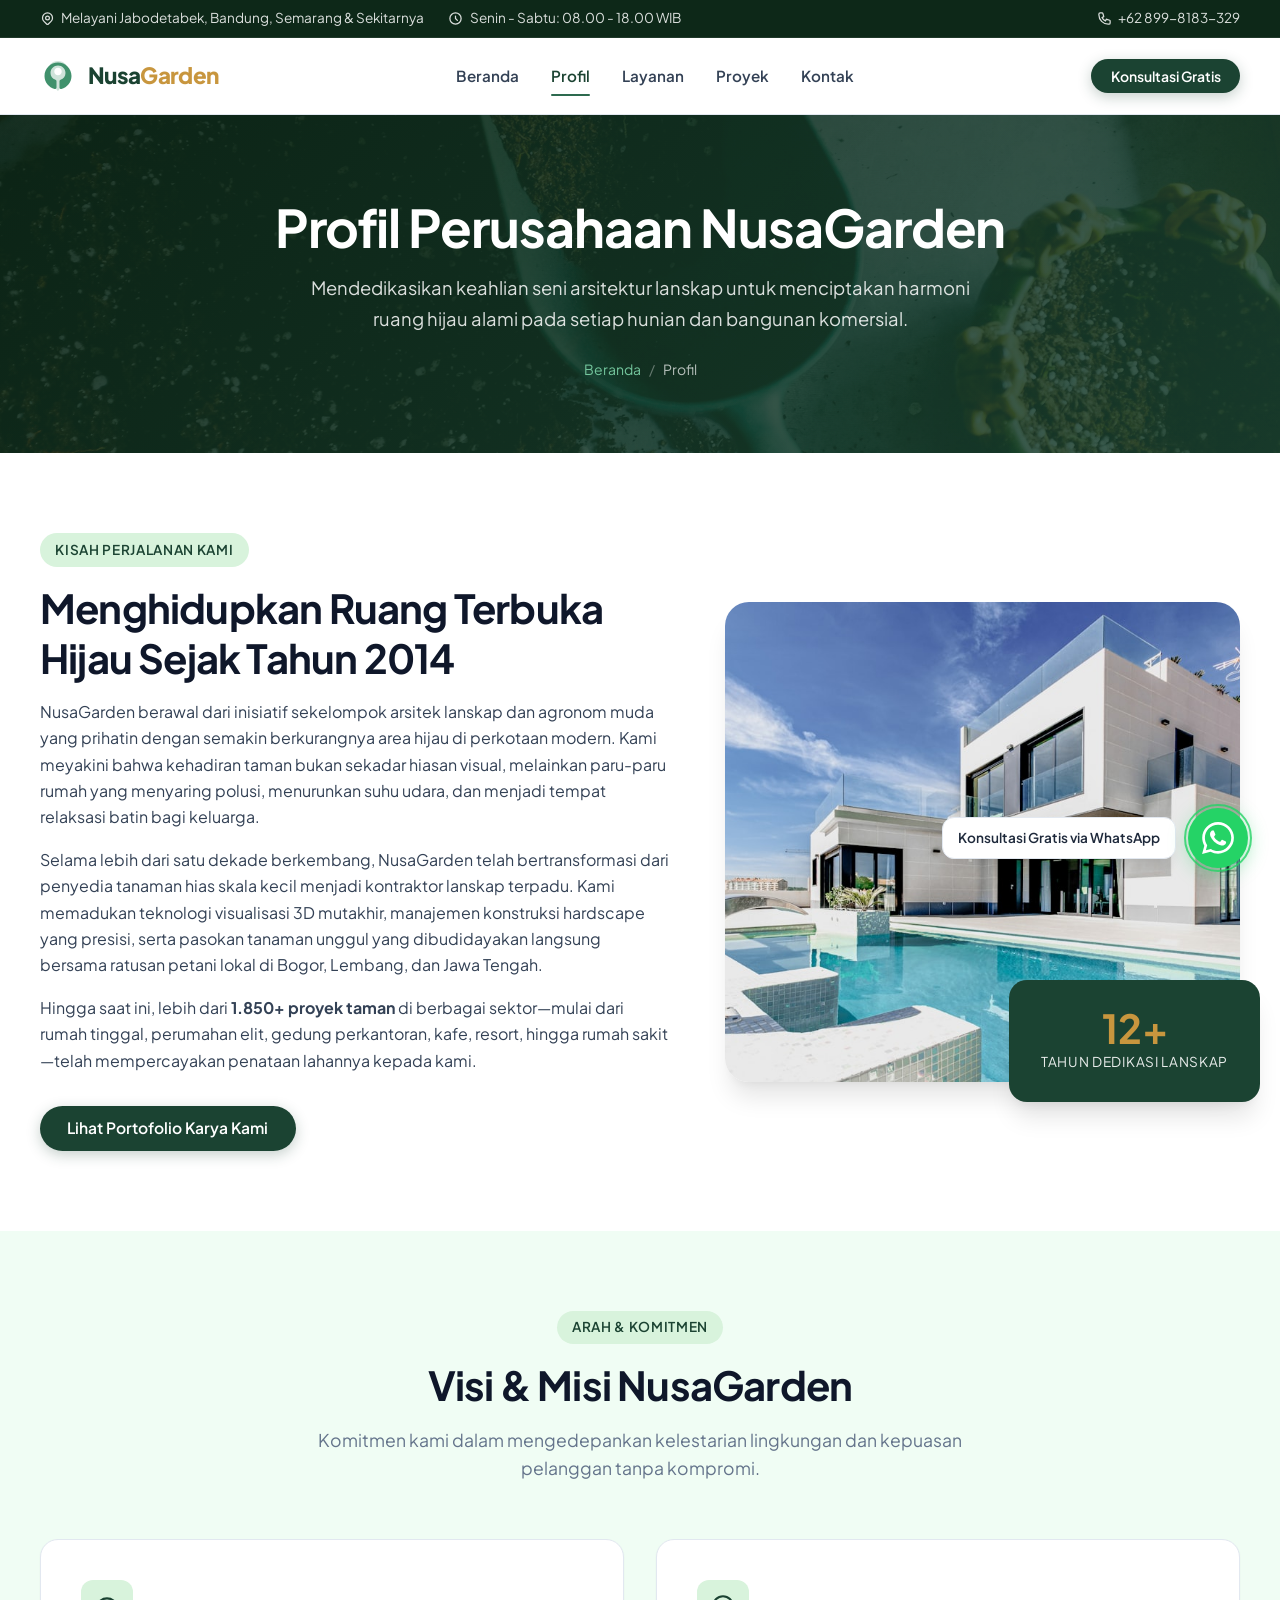
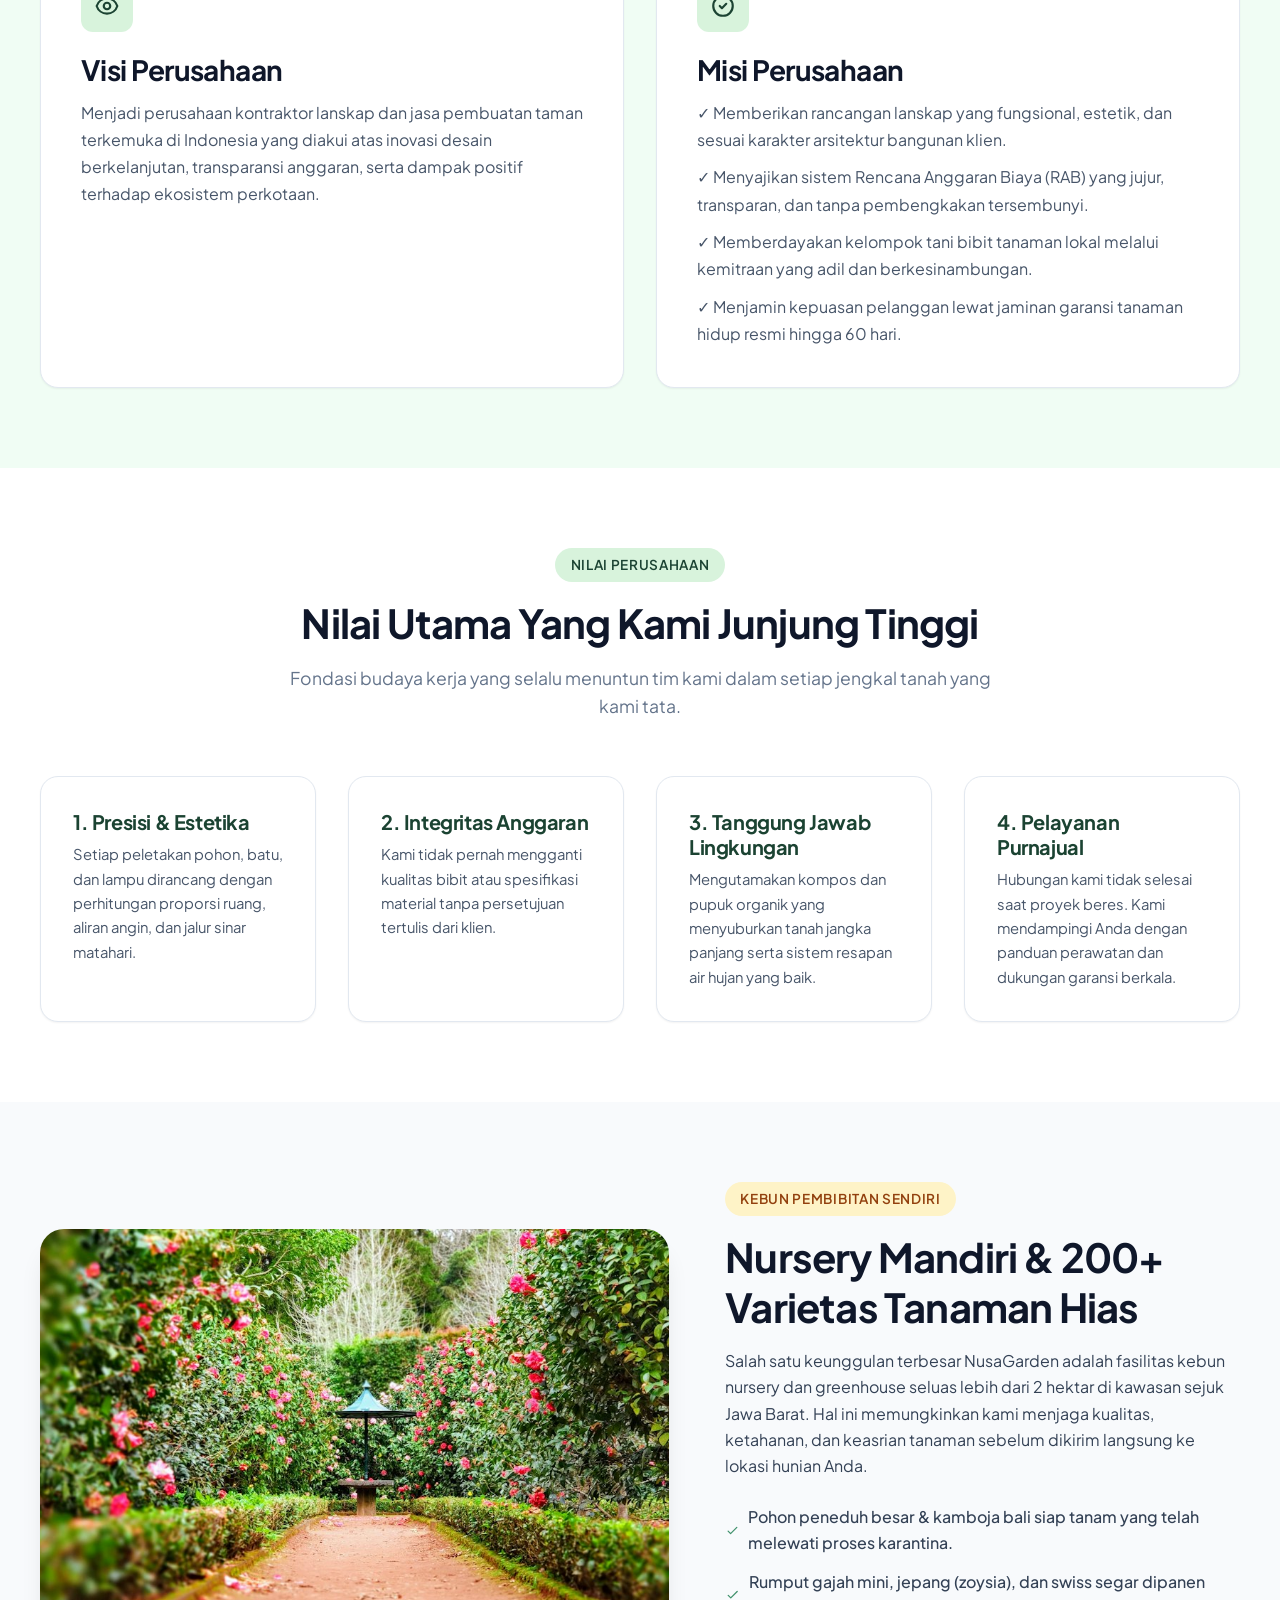
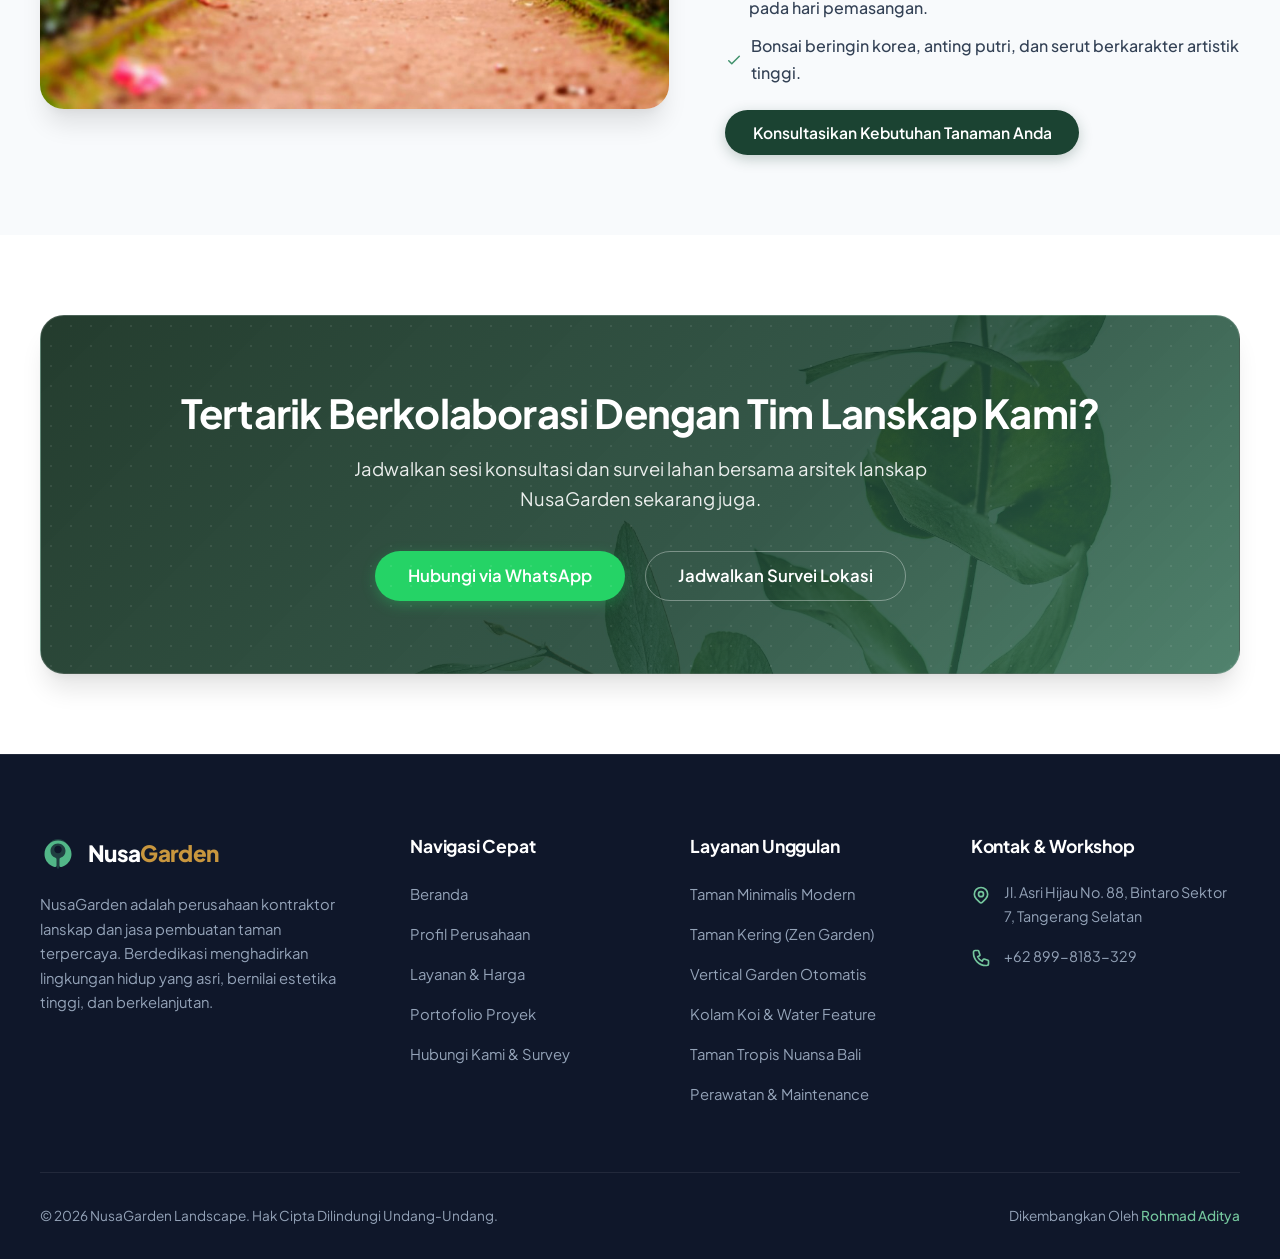
<file: profil.html>
<!DOCTYPE html>
<html lang="id">
<head>
  <meta charset="UTF-8">
  <meta http-equiv="X-UA-Compatible" content="IE=edge">
  <meta name="viewport" content="width=device-width, initial-scale=1.0">

  <!-- Primary SEO Meta Tags -->
  <title>Profil NusaGarden | Kontraktor Lanskap & Jasa Pembuatan Taman Berpengalaman</title>
  <meta name="title" content="Profil NusaGarden | Kontraktor Lanskap & Jasa Pembuatan Taman Berpengalaman">
  <meta name="description" content="Kenali NusaGarden Landscape. Lebih dari 10 tahun mendedikasikan keahlian dalam arsitektur lanskap, pembuatan taman hunian, komersial, kolam koi, dan penghijauan modern dengan petani bibit lokal.">
  <meta name="keywords" content="profil nusagarden, kontraktor landscape indonesia, arsitek taman bintaro jakarta, tukang taman profesional terpercaya, sejarah nusagarden">
  <meta name="author" content="NusaGarden Landscape">
  <meta name="robots" content="index, follow, max-snippet:-1, max-image-preview:large, max-video-preview:-1">
  <link rel="canonical" href="https://nusagarden.com/profil.html">

  <!-- Open Graph / Facebook -->
  <meta property="og:type" content="website">
  <meta property="og:url" content="https://nusagarden.com/profil.html">
  <meta property="og:title" content="Profil NusaGarden | Kontraktor Lanskap & Jasa Pembuatan Taman Berpengalaman">
  <meta property="og:description" content="Perjalanan dan dedikasi kami dalam mewujudkan ribuan taman asri berstandar tinggi di Indonesia.">
  <meta property="og:image" content="https://nusagarden.com/assets/images/hero-garden.jpg">
  <meta property="og:site_name" content="NusaGarden">
  <meta property="og:locale" content="id_ID">

  <!-- Twitter Meta -->
  <meta name="twitter:card" content="summary_large_image">
  <meta name="twitter:url" content="https://nusagarden.com/profil.html">
  <meta name="twitter:title" content="Profil NusaGarden | Kontraktor Lanskap & Jasa Pembuatan Taman">
  <meta name="twitter:description" content="Lebih dari 1.850 taman telah dihijaukan dengan standar arsitektur profesional dan garansi resmi.">
  <meta name="twitter:image" content="https://nusagarden.com/assets/images/hero-garden.jpg">

  <!-- Google Fonts: Plus Jakarta Sans -->
  <link rel="preconnect" href="https://fonts.googleapis.com">
  <link rel="preconnect" href="https://fonts.gstatic.com" crossorigin>
  <link href="https://fonts.googleapis.com/css2?family=Plus+Jakarta+Sans:wght@400;500;600;700;800&display=swap" rel="stylesheet">

  <!-- Main Stylesheet -->
  <link rel="stylesheet" href="assets/css/style.css">

  <!-- BreadcrumbList Schema -->
  <script type="application/ld+json">
  {
    "@context": "https://schema.org",
    "@type": "BreadcrumbList",
    "itemListElement": [
      {
        "@type": "ListItem",
        "position": 1,
        "name": "Beranda",
        "item": "https://nusagarden.com/"
      },
      {
        "@type": "ListItem",
        "position": 2,
        "name": "Profil",
        "item": "https://nusagarden.com/profil.html"
      }
    ]
  }
  </script>

  <!-- AboutPage Schema -->
  <script type="application/ld+json">
  {
    "@context": "https://schema.org",
    "@type": "AboutPage",
    "name": "Profil NusaGarden Landscape",
    "description": "Profil perusahaan jasa pembuatan taman dan kontraktor landscape terpercaya di Indonesia.",
    "publisher": {
      "@type": "Organization",
      "name": "NusaGarden Landscape",
      "url": "https://nusagarden.com"
    }
  }
  </script>
</head>
<body>

  <!-- Topbar -->
  <div class="topbar">
    <div class="container topbar-wrapper">
      <div class="topbar-info">
        <span class="topbar-item">
          <svg width="15" height="15" fill="none" stroke="currentColor" viewBox="0 0 24 24"><path stroke-linecap="round" stroke-linejoin="round" stroke-width="2" d="M17.657 16.657L13.414 20.9a1.998 1.998 0 01-2.827 0l-4.244-4.243a8 8 0 1111.314 0z"/><path stroke-linecap="round" stroke-linejoin="round" stroke-width="2" d="M15 11a3 3 0 11-6 0 3 3 0 016 0z"/></svg>
          Melayani Jabodetabek, Bandung, Semarang & Sekitarnya
        </span>
        <span class="topbar-item">
          <svg width="15" height="15" fill="none" stroke="currentColor" viewBox="0 0 24 24"><path stroke-linecap="round" stroke-linejoin="round" stroke-width="2" d="M12 8v4l3 3m6-3a9 9 0 11-18 0 9 9 0 0118 0z"/></svg>
          Senin - Sabtu: 08.00 - 18.00 WIB
        </span>
      </div>
      <div class="topbar-info">
        <a href="tel:+628998183329" class="topbar-item">
          <svg width="15" height="15" fill="none" stroke="currentColor" viewBox="0 0 24 24"><path stroke-linecap="round" stroke-linejoin="round" stroke-width="2" d="M3 5a2 2 0 012-2h3.28a1 1 0 01.948.684l1.498 4.493a1 1 0 01-.502 1.21l-2.257 1.13a11.042 11.042 0 005.516 5.516l1.13-2.257a1 1 0 011.21-.502l4.493 1.498a1 1 0 01.684.949V19a2 2 0 01-2 2h-1C9.716 21 3 14.284 3 6V5z"/></svg>
          +62 899-8183-329
        </a>
      </div>
    </div>
  </div>

  <!-- Header Navigation -->
  <header class="site-header">
    <div class="container navbar">
      <a href="index.html" class="brand-logo" aria-label="NusaGarden Beranda">
        <svg viewBox="0 0 24 24" fill="currentColor">
          <path d="M12 2C8.13 2 5 5.13 5 9c0 5.25 7 13 7 13s7-7.75 7-13c0-3.87-3.13-7-7-7zm0 9.5c-1.38 0-2.5-1.12-2.5-2.5s1.12-2.5 2.5-2.5 2.5 1.12 2.5 2.5-1.12 2.5-2.5 2.5z" opacity="0.25"/>
          <path d="M12 3c-4.97 0-9 4.03-9 9 0 4.16 2.85 7.66 6.74 8.65.65.17 1.26-.3 1.26-.97v-4.18c0-.44-.27-.83-.68-.97C8.25 13.88 7 12.06 7 10c0-2.76 2.24-5 5-5s5 2.24 5 5c0 2.06-1.25 3.88-3.32 4.53-.41.14-.68.53-.68.97v4.18c0 .67.61 1.14 1.26.97C18.15 19.66 21 16.16 21 12c0-4.97-4.03-9-9-9z"/>
        </svg>
        <span>Nusa<span>Garden</span></span>
      </a>

      <nav class="nav-links" id="mainNav">
        <a href="index.html" class="nav-link">Beranda</a>
        <a href="profil.html" class="nav-link active">Profil</a>
        <a href="layanan.html" class="nav-link">Layanan</a>
        <a href="proyek.html" class="nav-link">Proyek</a>
        <a href="kontak.html" class="nav-link">Kontak</a>
      </nav>

      <div class="nav-cta">
        <a href="kontak.html" class="btn btn-primary btn-sm">Konsultasi Gratis</a>
      </div>

      <button class="mobile-toggle" aria-label="Buka Menu" aria-expanded="false">
        <svg width="26" height="26" fill="none" stroke="currentColor" viewBox="0 0 24 24">
          <path stroke-linecap="round" stroke-linejoin="round" stroke-width="2" d="M4 6h16M4 12h16M4 18h16"/>
        </svg>
      </button>
    </div>
  </header>

  <main>
    <!-- Page Hero Banner -->
    <section class="page-hero hero-profil">
      <div class="container">
        <h1>Profil Perusahaan NusaGarden</h1>
        <p>Mendedikasikan keahlian seni arsitektur lanskap untuk menciptakan harmoni ruang hijau alami pada setiap hunian dan bangunan komersial.</p>
        <div class="breadcrumb">
          <a href="index.html">Beranda</a>
          <span class="breadcrumb-separator">/</span>
          <span>Profil</span>
        </div>
      </div>
    </section>

    <!-- Our Story Section -->
    <section class="section">
      <div class="container">
        <div class="about-story-grid">
          <div>
            <span class="badge-pill">Kisah Perjalanan Kami</span>
            <h2 class="section-title">Menghidupkan Ruang Terbuka Hijau Sejak Tahun 2014</h2>
            <p>
              NusaGarden berawal dari inisiatif sekelompok arsitek lanskap dan agronom muda yang prihatin dengan semakin berkurangnya area hijau di perkotaan modern. Kami meyakini bahwa kehadiran taman bukan sekadar hiasan visual, melainkan paru-paru rumah yang menyaring polusi, menurunkan suhu udara, dan menjadi tempat relaksasi batin bagi keluarga.
            </p>
            <p>
              Selama lebih dari satu dekade berkembang, NusaGarden telah bertransformasi dari penyedia tanaman hias skala kecil menjadi kontraktor lanskap terpadu. Kami memadukan teknologi visualisasi 3D mutakhir, manajemen konstruksi hardscape yang presisi, serta pasokan tanaman unggul yang dibudidayakan langsung bersama ratusan petani lokal di Bogor, Lembang, dan Jawa Tengah.
            </p>
            <p>
              Hingga saat ini, lebih dari <strong>1.850+ proyek taman</strong> di berbagai sektor—mulai dari rumah tinggal, perumahan elit, gedung perkantoran, kafe, resort, hingga rumah sakit—telah mempercayakan penataan lahannya kepada kami.
            </p>
            <div style="margin-top: 2rem;">
              <a href="proyek.html" class="btn btn-primary">Lihat Portofolio Karya Kami</a>
            </div>
          </div>

          <div class="about-img-collage">
            <img src="assets/images/hero-garden.jpg" alt="Tim Landscape NusaGarden Sedang Bekerja" class="about-img-main">
            <div class="about-badge-exp">
              <strong>12+</strong>
              <span>Tahun Dedikasi Lanskap</span>
            </div>
          </div>
        </div>
      </div>
    </section>

    <!-- Visi & Misi Section -->
    <section class="section section-bg-green">
      <div class="container">
        <div class="section-header">
          <span class="badge-pill">Arah & Komitmen</span>
          <h2 class="section-title">Visi & Misi NusaGarden</h2>
          <p class="section-subtitle">Komitmen kami dalam mengedepankan kelestarian lingkungan dan kepuasan pelanggan tanpa kompromi.</p>
        </div>

        <div style="display: grid; grid-template-columns: repeat(auto-fit, minmax(320px, 1fr)); gap: 2rem;">
          <div style="background: #fff; padding: 2.5rem; border-radius: var(--radius-lg); border: 1px solid var(--gray-200); box-shadow: var(--shadow-sm);">
            <div style="width: 52px; height: 52px; background: var(--primary-100); color: var(--primary-800); border-radius: var(--radius-md); display: flex; align-items: center; justify-content: center; margin-bottom: 1.25rem;">
              <svg width="26" height="26" fill="none" stroke="currentColor" viewBox="0 0 24 24"><path stroke-linecap="round" stroke-linejoin="round" stroke-width="2" d="M15 12a3 3 0 11-6 0 3 3 0 016 0z"/><path stroke-linecap="round" stroke-linejoin="round" stroke-width="2" d="M2.458 12C3.732 7.943 7.523 5 12 5c4.478 0 8.268 2.943 9.542 7-1.274 4.057-5.064 7-9.542 7-4.477 0-8.268-2.943-9.542-7z"/></svg>
            </div>
            <h3 style="margin-bottom: 0.75rem;">Visi Perusahaan</h3>
            <p style="color: var(--gray-600); line-height: 1.7;">
              Menjadi perusahaan kontraktor lanskap dan jasa pembuatan taman terkemuka di Indonesia yang diakui atas inovasi desain berkelanjutan, transparansi anggaran, serta dampak positif terhadap ekosistem perkotaan.
            </p>
          </div>

          <div style="background: #fff; padding: 2.5rem; border-radius: var(--radius-lg); border: 1px solid var(--gray-200); box-shadow: var(--shadow-sm);">
            <div style="width: 52px; height: 52px; background: var(--primary-100); color: var(--primary-800); border-radius: var(--radius-md); display: flex; align-items: center; justify-content: center; margin-bottom: 1.25rem;">
              <svg width="26" height="26" fill="none" stroke="currentColor" viewBox="0 0 24 24"><path stroke-linecap="round" stroke-linejoin="round" stroke-width="2" d="M9 12l2 2 4-4m6 2a9 9 0 11-18 0 9 9 0 0118 0z"/></svg>
            </div>
            <h3 style="margin-bottom: 0.75rem;">Misi Perusahaan</h3>
            <ul style="color: var(--gray-600); line-height: 1.7; display: flex; flex-direction: column; gap: 0.65rem;">
              <li>✓ Memberikan rancangan lanskap yang fungsional, estetik, dan sesuai karakter arsitektur bangunan klien.</li>
              <li>✓ Menyajikan sistem Rencana Anggaran Biaya (RAB) yang jujur, transparan, dan tanpa pembengkakan tersembunyi.</li>
              <li>✓ Memberdayakan kelompok tani bibit tanaman lokal melalui kemitraan yang adil dan berkesinambungan.</li>
              <li>✓ Menjamin kepuasan pelanggan lewat jaminan garansi tanaman hidup resmi hingga 60 hari.</li>
            </ul>
          </div>
        </div>
      </div>
    </section>

    <!-- Nilai-Nilai Inti (Core Values) -->
    <section class="section">
      <div class="container">
        <div class="section-header">
          <span class="badge-pill">Nilai Perusahaan</span>
          <h2 class="section-title">Nilai Utama Yang Kami Junjung Tinggi</h2>
          <p class="section-subtitle">Fondasi budaya kerja yang selalu menuntun tim kami dalam setiap jengkal tanah yang kami tata.</p>
        </div>

        <div class="values-grid">
          <div class="value-card">
            <h4 style="margin-bottom: 0.5rem; color: var(--primary-800);">1. Presisi & Estetika</h4>
            <p style="font-size: 0.925rem; color: var(--gray-600);">Setiap peletakan pohon, batu, dan lampu dirancang dengan perhitungan proporsi ruang, aliran angin, dan jalur sinar matahari.</p>
          </div>

          <div class="value-card">
            <h4 style="margin-bottom: 0.5rem; color: var(--primary-800);">2. Integritas Anggaran</h4>
            <p style="font-size: 0.925rem; color: var(--gray-600);">Kami tidak pernah mengganti kualitas bibit atau spesifikasi material tanpa persetujuan tertulis dari klien.</p>
          </div>

          <div class="value-card">
            <h4 style="margin-bottom: 0.5rem; color: var(--primary-800);">3. Tanggung Jawab Lingkungan</h4>
            <p style="font-size: 0.925rem; color: var(--gray-600);">Mengutamakan kompos dan pupuk organik yang menyuburkan tanah jangka panjang serta sistem resapan air hujan yang baik.</p>
          </div>

          <div class="value-card">
            <h4 style="margin-bottom: 0.5rem; color: var(--primary-800);">4. Pelayanan Purnajual</h4>
            <p style="font-size: 0.925rem; color: var(--gray-600);">Hubungan kami tidak selesai saat proyek beres. Kami mendampingi Anda dengan panduan perawatan dan dukungan garansi berkala.</p>
          </div>
        </div>
      </div>
    </section>

    <!-- Kebun Pembibitan & Nursery -->
    <section class="section section-bg-alt">
      <div class="container">
        <div class="about-story-grid">
          <div class="about-img-collage">
            <img src="assets/images/nursery-greenhouse.jpg" alt="Kebun Nursery NusaGarden" class="about-img-main">
          </div>
          <div>
            <span class="badge-pill badge-gold">Kebun Pembibitan Sendiri</span>
            <h2 class="section-title">Nursery Mandiri & 200+ Varietas Tanaman Hias</h2>
            <p>
              Salah satu keunggulan terbesar NusaGarden adalah fasilitas kebun nursery dan greenhouse seluas lebih dari 2 hektar di kawasan sejuk Jawa Barat. Hal ini memungkinkan kami menjaga kualitas, ketahanan, dan keasrian tanaman sebelum dikirim langsung ke lokasi hunian Anda.
            </p>
            <ul style="display: flex; flex-direction: column; gap: 0.75rem; margin: 1.5rem 0;">
              <li style="display: flex; align-items: center; gap: 0.5rem; font-weight: 500;">
                <svg width="20" height="20" fill="none" stroke="currentColor" viewBox="0 0 24 24" style="color: var(--primary-600);"><path stroke-linecap="round" stroke-linejoin="round" stroke-width="2" d="M5 13l4 4L19 7"/></svg>
                Pohon peneduh besar & kamboja bali siap tanam yang telah melewati proses karantina.
              </li>
              <li style="display: flex; align-items: center; gap: 0.5rem; font-weight: 500;">
                <svg width="20" height="20" fill="none" stroke="currentColor" viewBox="0 0 24 24" style="color: var(--primary-600);"><path stroke-linecap="round" stroke-linejoin="round" stroke-width="2" d="M5 13l4 4L19 7"/></svg>
                Rumput gajah mini, jepang (zoysia), dan swiss segar dipanen pada hari pemasangan.
              </li>
              <li style="display: flex; align-items: center; gap: 0.5rem; font-weight: 500;">
                <svg width="20" height="20" fill="none" stroke="currentColor" viewBox="0 0 24 24" style="color: var(--primary-600);"><path stroke-linecap="round" stroke-linejoin="round" stroke-width="2" d="M5 13l4 4L19 7"/></svg>
                Bonsai beringin korea, anting putri, dan serut berkarakter artistik tinggi.
              </li>
            </ul>
            <a href="kontak.html" class="btn btn-primary">Konsultasikan Kebutuhan Tanaman Anda</a>
          </div>
        </div>
      </div>
    </section>

    <!-- CTA Banner -->
    <section class="section">
      <div class="container">
        <div class="cta-banner cta-profil">
          <h2>Tertarik Berkolaborasi Dengan Tim Lanskap Kami?</h2>
          <p>Jadwalkan sesi konsultasi dan survei lahan bersama arsitek lanskap NusaGarden sekarang juga.</p>
          <div class="cta-buttons">
            <a href="https://wa.me/628998183329?text=Halo%20NusaGarden,%20saya%20tertarik%20dengan%20profil%20perusahaan%20dan%20ingin%20konsultasi%20taman" target="_blank" class="btn btn-wa btn-lg">
              Hubungi via WhatsApp
            </a>
            <a href="kontak.html" class="btn btn-outline-white btn-lg">
              Jadwalkan Survei Lokasi
            </a>
          </div>
        </div>
      </div>
    </section>
  </main>

  <!-- Site Footer -->
  <footer class="site-footer">
    <div class="container">
      <div class="footer-grid">
        <div class="footer-col">
          <a href="index.html" class="brand-logo" style="color: #fff; margin-bottom: 1.25rem;">
            <svg viewBox="0 0 24 24" fill="currentColor" style="color: #52b788;">
              <path d="M12 2C8.13 2 5 5.13 5 9c0 5.25 7 13 7 13s7-7.75 7-13c0-3.87-3.13-7-7-7zm0 9.5c-1.38 0-2.5-1.12-2.5-2.5s1.12-2.5 2.5-2.5 2.5 1.12 2.5 2.5-1.12 2.5-2.5 2.5z" opacity="0.25"/>
              <path d="M12 3c-4.97 0-9 4.03-9 9 0 4.16 2.85 7.66 6.74 8.65.65.17 1.26-.3 1.26-.97v-4.18c0-.44-.27-.83-.68-.97C8.25 13.88 7 12.06 7 10c0-2.76 2.24-5 5-5s5 2.24 5 5c0 2.06-1.25 3.88-3.32 4.53-.41.14-.68.53-.68.97v4.18c0 .67.61 1.14 1.26.97C18.15 19.66 21 16.16 21 12c0-4.97-4.03-9-9-9z"/>
            </svg>
            <span>Nusa<span style="color:#c8963e">Garden</span></span>
          </a>
          <p class="footer-desc">
            NusaGarden adalah perusahaan kontraktor lanskap dan jasa pembuatan taman terpercaya. Berdedikasi menghadirkan lingkungan hidup yang asri, bernilai estetika tinggi, dan berkelanjutan.
          </p>
        </div>

        <div class="footer-col">
          <h4>Navigasi Cepat</h4>
          <ul class="footer-links-list">
            <li><a href="index.html">Beranda</a></li>
            <li><a href="profil.html">Profil Perusahaan</a></li>
            <li><a href="layanan.html">Layanan & Harga</a></li>
            <li><a href="proyek.html">Portofolio Proyek</a></li>
            <li><a href="kontak.html">Hubungi Kami & Survey</a></li>
          </ul>
        </div>

        <div class="footer-col">
          <h4>Layanan Unggulan</h4>
          <ul class="footer-links-list">
            <li><a href="layanan.html#minimalis">Taman Minimalis Modern</a></li>
            <li><a href="layanan.html#kering">Taman Kering (Zen Garden)</a></li>
            <li><a href="layanan.html#vertical">Vertical Garden Otomatis</a></li>
            <li><a href="layanan.html#kolam">Kolam Koi & Water Feature</a></li>
            <li><a href="layanan.html#tropis">Taman Tropis Nuansa Bali</a></li>
            <li><a href="layanan.html#perawatan">Perawatan & Maintenance</a></li>
          </ul>
        </div>

        <div class="footer-col">
          <h4>Kontak & Workshop</h4>
          <div class="footer-contact-item">
            <svg width="20" height="20" fill="none" stroke="currentColor" viewBox="0 0 24 24"><path stroke-linecap="round" stroke-linejoin="round" stroke-width="2" d="M17.657 16.657L13.414 20.9a1.998 1.998 0 01-2.827 0l-4.244-4.243a8 8 0 1111.314 0z"/><path stroke-linecap="round" stroke-linejoin="round" stroke-width="2" d="M15 11a3 3 0 11-6 0 3 3 0 016 0z"/></svg>
            <span>Jl. Asri Hijau No. 88, Bintaro Sektor 7, Tangerang Selatan</span>
          </div>
          <div class="footer-contact-item">
            <svg width="20" height="20" fill="none" stroke="currentColor" viewBox="0 0 24 24"><path stroke-linecap="round" stroke-linejoin="round" stroke-width="2" d="M3 5a2 2 0 012-2h3.28a1 1 0 01.948.684l1.498 4.493a1 1 0 01-.502 1.21l-2.257 1.13a11.042 11.042 0 005.516 5.516l1.13-2.257a1 1 0 011.21-.502l4.493 1.498a1 1 0 01.684.949V19a2 2 0 01-2 2h-1C9.716 21 3 14.284 3 6V5z"/></svg>
            <span>+62 899-8183-329</span>
          </div>
        </div>
      </div>

      <div class="footer-bottom">
        <div>&copy; 2026 NusaGarden Landscape. Hak Cipta Dilindungi Undang-Undang.</div>
        <div>Dikembangkan Oleh <a href="https://rohmadaditya.my.id" target="_blank" rel="noopener noreferrer">Rohmad Aditya</a></div>
      </div>
    </div>
  </footer>

  <!-- Floating WhatsApp CTA Widget -->
  <div class="floating-wa">
    <div class="floating-wa-tooltip">
      Konsultasi Gratis via WhatsApp
    </div>
    <a href="https://wa.me/628998183329?text=Halo%20NusaGarden,%20saya%20ingin%20konsultasi%20taman" target="_blank" class="floating-wa-btn" aria-label="Chat WhatsApp">
      <div class="floating-wa-pulse"></div>
      <svg width="32" height="32" fill="currentColor" viewBox="0 0 24 24"><path d="M.057 24l1.687-6.163c-1.041-1.804-1.588-3.849-1.587-5.946.003-6.556 5.338-11.891 11.893-11.891 3.181.001 6.167 1.24 8.413 3.488 2.245 2.248 3.481 5.236 3.48 8.414-.003 6.557-5.338 11.892-11.893 11.892-1.99-.001-3.951-.5-5.688-1.448l-6.305 1.654zm6.597-3.807c1.676.995 3.276 1.591 5.392 1.592 5.448 0 9.886-4.434 9.889-9.885.002-5.462-4.415-9.89-9.881-9.892-5.452 0-9.887 4.434-9.889 9.884-.001 2.225.651 3.891 1.746 5.634l-.999 3.648 3.742-.981zm11.387-5.464c-.074-.124-.272-.198-.57-.347-.297-.149-1.758-.868-2.031-.967-.272-.099-.47-.149-.669.149-.198.297-.768.967-.941 1.165-.173.198-.347.223-.644.074-.297-.149-1.255-.462-2.39-1.475-.883-.788-1.48-1.761-1.653-2.059-.173-.297-.018-.458.13-.606.134-.133.297-.347.446-.521.151-.172.2-.296.3-.495.099-.198.05-.372-.025-.521-.075-.148-.669-1.611-.916-2.206-.242-.579-.487-.501-.669-.51l-.57-.01c-.198 0-.52.074-.792.372s-1.04 1.016-1.04 2.479 1.065 2.876 1.213 3.074c.149.198 2.095 3.2 5.076 4.487.709.306 1.263.489 1.694.626.712.226 1.36.194 1.872.118.571-.085 1.758-.719 2.006-1.413.248-.695.248-1.29.173-1.414z"/></svg>
    </a>
  </div>

  <!-- Scripts -->
  <script src="assets/js/main.js"></script>
</body>
</html>
</file>
<file: assets/css/style.css>
/* ==========================================================================
   NusaGarden Landscape - Master Stylesheet
   Jasa Pembuatan Taman, Desain Lanskap, Kolam & Perawatan Profesional
   ========================================================================== */

:root {
  /* Color Palette */
  --primary-900: #0d2818;
  --primary-800: #1b4332;
  --primary-700: #2d6a4f;
  --primary-600: #40916c;
  --primary-500: #52b788;
  --primary-400: #74c69d;
  --primary-100: #d8f3dc;
  --primary-50:  #f0fdf4;

  --accent-gold:  #c8963e;
  --accent-amber: #f59e0b;
  --wa-green:     #25d366;
  --wa-hover:     #1ebd56;

  --gray-900: #0f172a;
  --gray-800: #1e293b;
  --gray-700: #334155;
  --gray-600: #475569;
  --gray-500: #64748b;
  --gray-400: #94a3b8;
  --gray-300: #cbd5e1;
  --gray-200: #e2e8f0;
  --gray-100: #f1f5f9;
  --gray-50:  #f8fafc;
  --white:    #ffffff;

  /* Typography */
  --font-main: 'Plus Jakarta Sans', -apple-system, BlinkMacSystemFont, "Segoe UI", Roboto, Oxygen, Ubuntu, Cantarell, sans-serif;
  
  /* Shadows */
  --shadow-sm: 0 1px 2px 0 rgb(0 0 0 / 0.05);
  --shadow-md: 0 4px 6px -1px rgb(0 0 0 / 0.08), 0 2px 4px -2px rgb(0 0 0 / 0.06);
  --shadow-lg: 0 10px 15px -3px rgb(0 0 0 / 0.08), 0 4px 6px -4px rgb(0 0 0 / 0.04);
  --shadow-xl: 0 20px 25px -5px rgb(0 0 0 / 0.1), 0 8px 10px -6px rgb(0 0 0 / 0.05);
  --shadow-card: 0 10px 30px -5px rgba(27, 67, 50, 0.08);

  /* Radius */
  --radius-sm: 6px;
  --radius-md: 12px;
  --radius-lg: 18px;
  --radius-xl: 24px;
  --radius-full: 9999px;

  /* Transitions */
  --transition-fast: 0.15s ease;
  --transition-normal: 0.3s ease;
  --transition-slow: 0.5s cubic-bezier(0.4, 0, 0.2, 1);
}

/* Base Reset & Document setup */
*, *::before, *::after {
  box-sizing: border-box;
  margin: 0;
  padding: 0;
}

html {
  font-size: 16px;
  scroll-behavior: smooth;
  -webkit-text-size-adjust: 100%;
}

body {
  font-family: var(--font-main);
  background-color: var(--white);
  color: var(--gray-700);
  line-height: 1.65;
  font-size: 1rem;
  overflow-x: hidden;
}

img, picture, svg {
  display: block;
  max-width: 100%;
  height: auto;
}

a {
  color: inherit;
  text-decoration: none;
  transition: color var(--transition-fast);
}

ul, ol {
  list-style: none;
}

button, input, select, textarea {
  font: inherit;
  color: inherit;
}

/* Typography Utilities */
h1, h2, h3, h4, h5, h6 {
  color: var(--gray-900);
  font-weight: 700;
  line-height: 1.25;
  letter-spacing: -0.02em;
}

h1 { font-size: clamp(2rem, 4vw + 1rem, 3.25rem); }
h2 { font-size: clamp(1.75rem, 3vw + 0.5rem, 2.5rem); }
h3 { font-size: clamp(1.25rem, 2vw + 0.25rem, 1.75rem); }
h4 { font-size: 1.25rem; }
p { margin-bottom: 1rem; }
p:last-child { margin-bottom: 0; }

/* Container */
.container {
  width: 100%;
  max-width: 1240px;
  margin-left: auto;
  margin-right: auto;
  padding-left: 1.25rem;
  padding-right: 1.25rem;
}

.container-narrow {
  max-width: 900px;
}

/* Section Spacing */
.section {
  padding-top: 5rem;
  padding-bottom: 5rem;
}

.section-sm {
  padding-top: 3rem;
  padding-bottom: 3rem;
}

.section-bg-alt {
  background-color: var(--gray-50);
}

.section-bg-green {
  background-color: var(--primary-50);
}

.section-bg-dark {
  background-color: var(--primary-900);
  color: var(--gray-300);
}

.section-bg-dark h1,
.section-bg-dark h2,
.section-bg-dark h3,
.section-bg-dark h4 {
  color: var(--white);
}

/* Section Header Component */
.section-header {
  text-align: center;
  max-width: 720px;
  margin: 0 auto 3.5rem auto;
}

.section-header.text-left {
  text-align: left;
  margin-left: 0;
}

.badge-pill {
  display: inline-flex;
  align-items: center;
  gap: 0.5rem;
  padding: 0.35rem 0.95rem;
  background-color: var(--primary-100);
  color: var(--primary-800);
  border-radius: var(--radius-full);
  font-size: 0.85rem;
  font-weight: 600;
  text-transform: uppercase;
  letter-spacing: 0.05em;
  margin-bottom: 1rem;
}

.badge-pill.badge-gold {
  background-color: #fef3c7;
  color: #92400e;
}

.badge-pill.badge-white {
  background-color: rgba(255, 255, 255, 0.15);
  color: var(--white);
}

.section-title {
  margin-bottom: 1rem;
}

.section-subtitle {
  color: var(--gray-500);
  font-size: 1.1rem;
  line-height: 1.6;
}

.section-bg-dark .section-subtitle {
  color: var(--gray-300);
}

/* Buttons */
.btn {
  display: inline-flex;
  align-items: center;
  justify-content: center;
  gap: 0.6rem;
  padding: 0.85rem 1.65rem;
  border-radius: var(--radius-full);
  font-weight: 600;
  font-size: 0.975rem;
  border: 1px solid transparent;
  cursor: pointer;
  transition: all var(--transition-normal);
  text-align: center;
  line-height: 1;
}

.btn-primary {
  background-color: var(--primary-800);
  color: var(--white);
  box-shadow: 0 4px 14px rgba(27, 67, 50, 0.25);
}

.btn-primary:hover {
  background-color: var(--primary-700);
  color: var(--white);
  transform: translateY(-2px);
  box-shadow: 0 6px 20px rgba(27, 67, 50, 0.35);
}

.btn-accent {
  background-color: var(--accent-amber);
  color: var(--gray-900);
  font-weight: 700;
}

.btn-accent:hover {
  background-color: #d97706;
  color: var(--white);
  transform: translateY(-2px);
}

.btn-wa {
  background-color: var(--wa-green);
  color: var(--white);
  box-shadow: 0 4px 14px rgba(37, 211, 102, 0.3);
}

.btn-wa:hover {
  background-color: var(--wa-hover);
  color: var(--white);
  transform: translateY(-2px);
  box-shadow: 0 6px 20px rgba(37, 211, 102, 0.45);
}

.btn-outline {
  background-color: transparent;
  border-color: var(--gray-300);
  color: var(--gray-800);
}

.btn-outline:hover {
  border-color: var(--primary-700);
  color: var(--primary-700);
  background-color: var(--primary-50);
}

.btn-outline-white {
  background-color: transparent;
  border-color: rgba(255, 255, 255, 0.35);
  color: var(--white);
}

.btn-outline-white:hover {
  background-color: rgba(255, 255, 255, 0.15);
  border-color: var(--white);
  color: var(--white);
}

.btn-sm {
  padding: 0.55rem 1.15rem;
  font-size: 0.875rem;
}

.btn-lg {
  padding: 1rem 2rem;
  font-size: 1.05rem;
}

/* ==========================================================================
   Header & Navigation
   ========================================================================== */
.topbar {
  background-color: var(--primary-900);
  color: var(--gray-300);
  font-size: 0.85rem;
  padding: 0.45rem 0;
  border-bottom: 1px solid rgba(255, 255, 255, 0.08);
}

.topbar-wrapper {
  display: flex;
  justify-content: space-between;
  align-items: center;
  flex-wrap: wrap;
  gap: 0.75rem;
}

.topbar-info {
  display: flex;
  align-items: center;
  gap: 1.5rem;
  flex-wrap: wrap;
}

.topbar-item {
  display: inline-flex;
  align-items: center;
  gap: 0.4rem;
  color: rgba(255, 255, 255, 0.85);
}

.topbar-item a:hover {
  color: var(--primary-400);
}

.site-header {
  position: sticky;
  top: 0;
  z-index: 1000;
  background-color: rgba(255, 255, 255, 0.96);
  backdrop-filter: blur(12px);
  -webkit-backdrop-filter: blur(12px);
  border-bottom: 1px solid var(--gray-200);
  transition: all var(--transition-normal);
}

.site-header.is-scrolled {
  box-shadow: 0 4px 20px rgba(0, 0, 0, 0.07);
}

.navbar {
  display: flex;
  align-items: center;
  justify-content: space-between;
  height: 76px;
}

.brand-logo {
  display: flex;
  align-items: center;
  gap: 0.75rem;
  font-size: 1.4rem;
  font-weight: 800;
  color: var(--primary-800);
  letter-spacing: -0.03em;
}

.brand-logo svg {
  width: 36px;
  height: 36px;
  color: var(--primary-600);
}

.brand-logo span span {
  color: var(--accent-gold);
}

.nav-links {
  display: flex;
  align-items: center;
  gap: 2rem;
}

.nav-link {
  font-weight: 600;
  color: var(--gray-700);
  font-size: 0.95rem;
  position: relative;
  padding: 0.5rem 0;
}

.nav-link:hover,
.nav-link.active {
  color: var(--primary-800);
}

.nav-link.active::after {
  content: '';
  position: absolute;
  bottom: 0;
  left: 0;
  width: 100%;
  height: 2px;
  background-color: var(--primary-700);
  border-radius: var(--radius-full);
}

.nav-cta {
  display: flex;
  align-items: center;
  gap: 1rem;
}

.mobile-toggle {
  display: none;
  background: none;
  border: none;
  cursor: pointer;
  padding: 0.5rem;
  color: var(--gray-800);
}

/* ==========================================================================
   Hero Section
   ========================================================================== */
.hero {
  position: relative;
  background: linear-gradient(135deg, rgba(13, 40, 24, 0.88) 0%, rgba(27, 67, 50, 0.82) 60%, rgba(45, 106, 79, 0.76) 100%),
              url('../images/hero-bg-home.jpg') center/cover no-repeat;
  color: var(--white);
  padding: 5.5rem 0 6.5rem 0;
  overflow: hidden;
}

.hero::before {
  content: '';
  position: absolute;
  top: 0;
  left: 0;
  right: 0;
  bottom: 0;
  background-image: radial-gradient(rgba(255, 255, 255, 0.08) 1px, transparent 1px);
  background-size: 28px 28px;
  pointer-events: none;
  opacity: 0.6;
}

.hero-grid {
  display: grid;
  grid-template-columns: 1.15fr 0.85fr;
  align-items: center;
  gap: 3.5rem;
  position: relative;
  z-index: 2;
}

.hero-content h1 {
  color: var(--white);
  margin-bottom: 1.25rem;
}

.hero-content h1 mark {
  background: transparent;
  color: var(--primary-400);
}

.hero-description {
  font-size: 1.15rem;
  color: rgba(255, 255, 255, 0.9);
  line-height: 1.7;
  margin-bottom: 2rem;
  max-width: 580px;
}

.hero-actions {
  display: flex;
  align-items: center;
  flex-wrap: wrap;
  gap: 1rem;
  margin-bottom: 2.5rem;
}

.hero-highlights {
  display: flex;
  align-items: center;
  gap: 2rem;
  flex-wrap: wrap;
  padding-top: 1.5rem;
  border-top: 1px solid rgba(255, 255, 255, 0.15);
}

.highlight-item {
  display: flex;
  align-items: center;
  gap: 0.65rem;
  font-size: 0.9rem;
  color: rgba(255, 255, 255, 0.9);
}

.highlight-item svg {
  color: var(--primary-400);
  flex-shrink: 0;
}

.hero-visual {
  position: relative;
}

.hero-card-main {
  position: relative;
  border-radius: var(--radius-xl);
  overflow: hidden;
  box-shadow: 0 25px 50px -12px rgba(0, 0, 0, 0.5);
  border: 4px solid rgba(255, 255, 255, 0.15);
}

.hero-card-main img {
  width: 100%;
  height: 440px;
  object-fit: cover;
  transition: transform 0.6s ease;
}

.hero-card-main:hover img {
  transform: scale(1.03);
}

.hero-badge-float {
  position: absolute;
  background: rgba(255, 255, 255, 0.95);
  backdrop-filter: blur(8px);
  color: var(--gray-800);
  padding: 0.85rem 1.25rem;
  border-radius: var(--radius-lg);
  box-shadow: var(--shadow-xl);
  display: flex;
  align-items: center;
  gap: 0.75rem;
  z-index: 3;
}

.badge-float-1 {
  bottom: -15px;
  left: -20px;
}

.badge-float-2 {
  top: 25px;
  right: -20px;
}

.badge-float-icon {
  width: 44px;
  height: 44px;
  border-radius: var(--radius-full);
  background-color: var(--primary-100);
  color: var(--primary-800);
  display: flex;
  align-items: center;
  justify-content: center;
}

.badge-float-text strong {
  display: block;
  font-size: 1.1rem;
  color: var(--gray-900);
  line-height: 1.2;
}

.badge-float-text span {
  font-size: 0.775rem;
  color: var(--gray-500);
}

/* ==========================================================================
   Page Headers (Profil, Layanan, Proyek, Kontak)
   ========================================================================== */
.page-hero {
  position: relative;
  background: linear-gradient(135deg, rgba(13, 40, 24, 0.88) 0%, rgba(27, 67, 50, 0.84) 100%),
              url('../images/hero-bg-profil.jpg') center/cover no-repeat;
  color: var(--white);
  padding: 5rem 0 4.5rem 0;
  text-align: center;
  overflow: hidden;
}

.page-hero.hero-profil {
  background: linear-gradient(135deg, rgba(13, 40, 24, 0.88) 0%, rgba(27, 67, 50, 0.84) 100%),
              url('../images/hero-bg-profil.jpg') center/cover no-repeat;
}

.page-hero.hero-layanan {
  background: linear-gradient(135deg, rgba(13, 40, 24, 0.88) 0%, rgba(27, 67, 50, 0.84) 100%),
              url('../images/hero-bg-layanan.jpg') center/cover no-repeat;
}

.page-hero.hero-proyek {
  background: linear-gradient(135deg, rgba(13, 40, 24, 0.88) 0%, rgba(27, 67, 50, 0.84) 100%),
              url('../images/hero-bg-proyek.jpg') center/cover no-repeat;
}

.page-hero.hero-kontak {
  background: linear-gradient(135deg, rgba(13, 40, 24, 0.88) 0%, rgba(27, 67, 50, 0.84) 100%),
              url('../images/hero-bg-kontak.jpg') center/cover no-repeat;
}

.page-hero h1 {
  color: var(--white);
  margin-bottom: 0.85rem;
}

.page-hero p {
  color: rgba(255, 255, 255, 0.85);
  max-width: 680px;
  margin: 0 auto 1.5rem auto;
  font-size: 1.15rem;
}

.breadcrumb {
  display: flex;
  align-items: center;
  justify-content: center;
  gap: 0.5rem;
  font-size: 0.875rem;
  color: rgba(255, 255, 255, 0.7);
}

.breadcrumb a {
  color: var(--primary-400);
}

.breadcrumb a:hover {
  text-decoration: underline;
}

.breadcrumb-separator {
  opacity: 0.5;
}

/* ==========================================================================
   Stats Counter Banner (Reference: OKE Garden impact stats)
   ========================================================================== */
.stats-banner {
  background-color: var(--white);
  margin-top: -3rem;
  position: relative;
  z-index: 10;
  border-radius: var(--radius-xl);
  box-shadow: var(--shadow-xl);
  border: 1px solid var(--gray-200);
  padding: 2.25rem 2rem;
}

.stats-grid {
  display: grid;
  grid-template-columns: repeat(4, 1fr);
  gap: 2rem;
  divide-x: 1px solid var(--gray-200);
}

.stat-item {
  text-align: center;
  padding: 0 1rem;
}

.stat-number {
  font-size: 2.4rem;
  font-weight: 800;
  color: var(--primary-800);
  line-height: 1.1;
  margin-bottom: 0.35rem;
  letter-spacing: -0.03em;
}

.stat-label {
  font-size: 0.9rem;
  color: var(--gray-600);
  font-weight: 500;
}

/* ==========================================================================
   Feature / Value Props Grid
   ========================================================================== */
.features-grid {
  display: grid;
  grid-template-columns: repeat(auto-fit, minmax(280px, 1fr));
  gap: 2rem;
}

.feature-card {
  background-color: var(--white);
  border: 1px solid var(--gray-200);
  border-radius: var(--radius-lg);
  padding: 2.25rem 1.75rem;
  transition: all var(--transition-normal);
  position: relative;
}

.feature-card:hover {
  transform: translateY(-6px);
  border-color: var(--primary-500);
  box-shadow: var(--shadow-card);
}

.feature-icon {
  width: 58px;
  height: 58px;
  border-radius: var(--radius-md);
  background-color: var(--primary-100);
  color: var(--primary-800);
  display: flex;
  align-items: center;
  justify-content: center;
  margin-bottom: 1.35rem;
}

.feature-title {
  margin-bottom: 0.75rem;
  font-size: 1.25rem;
}

.feature-desc {
  color: var(--gray-600);
  font-size: 0.95rem;
  line-height: 1.6;
}

/* ==========================================================================
   Services Grid & Cards
   ========================================================================== */
.services-grid {
  display: grid;
  grid-template-columns: repeat(auto-fit, minmax(320px, 1fr));
  gap: 2rem;
}

.service-card {
  background-color: var(--white);
  border-radius: var(--radius-lg);
  overflow: hidden;
  border: 1px solid var(--gray-200);
  box-shadow: var(--shadow-sm);
  transition: all var(--transition-normal);
  display: flex;
  flex-direction: column;
}

.service-card:hover {
  transform: translateY(-6px);
  box-shadow: var(--shadow-xl);
  border-color: var(--primary-400);
}

.service-thumb {
  position: relative;
  height: 220px;
  overflow: hidden;
}

.service-thumb img {
  width: 100%;
  height: 100%;
  object-fit: cover;
  transition: transform 0.5s ease;
}

.service-card:hover .service-thumb img {
  transform: scale(1.06);
}

.service-tag {
  position: absolute;
  top: 1rem;
  right: 1rem;
  background: rgba(13, 40, 24, 0.85);
  backdrop-filter: blur(4px);
  color: var(--white);
  padding: 0.35rem 0.75rem;
  border-radius: var(--radius-full);
  font-size: 0.75rem;
  font-weight: 600;
  text-transform: uppercase;
}

.service-body {
  padding: 1.75rem;
  display: flex;
  flex-direction: column;
  flex-grow: 1;
}

.service-title {
  font-size: 1.35rem;
  margin-bottom: 0.75rem;
  color: var(--gray-900);
}

.service-summary {
  color: var(--gray-600);
  font-size: 0.95rem;
  margin-bottom: 1.25rem;
  flex-grow: 1;
}

.service-features-list {
  margin-bottom: 1.5rem;
  padding-bottom: 1.25rem;
  border-bottom: 1px solid var(--gray-200);
}

.service-feature-row {
  display: flex;
  align-items: center;
  gap: 0.6rem;
  font-size: 0.875rem;
  color: var(--gray-700);
  margin-bottom: 0.45rem;
}

.service-feature-row svg {
  color: var(--primary-600);
  flex-shrink: 0;
}

.service-footer {
  display: flex;
  align-items: center;
  justify-content: space-between;
}

.service-price-label {
  font-size: 0.75rem;
  color: var(--gray-500);
  text-transform: uppercase;
  letter-spacing: 0.05em;
}

.service-price-value {
  font-size: 1.15rem;
  font-weight: 800;
  color: var(--primary-800);
}

/* ==========================================================================
   Interactive Garden Cost Calculator (Oke Garden inspired)
   ========================================================================== */
.calculator-wrapper {
  background: var(--white);
  border-radius: var(--radius-xl);
  border: 1px solid var(--gray-200);
  box-shadow: var(--shadow-xl);
  overflow: hidden;
}

.calc-grid {
  display: grid;
  grid-template-columns: 1.15fr 0.85fr;
}

.calc-inputs {
  padding: 3rem;
  background-color: var(--white);
}

.calc-results {
  padding: 3rem;
  background: linear-gradient(135deg, #1b4332 0%, #0d2818 100%);
  color: var(--white);
  display: flex;
  flex-direction: column;
  justify-content: space-between;
}

.calc-group {
  margin-bottom: 2rem;
}

.calc-label {
  display: block;
  font-weight: 700;
  color: var(--gray-900);
  margin-bottom: 0.65rem;
  font-size: 1rem;
}

.garden-type-options {
  display: grid;
  grid-template-columns: repeat(2, 1fr);
  gap: 0.75rem;
}

.type-option-card {
  position: relative;
  cursor: pointer;
}

.type-option-card input[type="radio"] {
  position: absolute;
  opacity: 0;
  pointer-events: none;
}

.type-option-box {
  padding: 1rem;
  border: 2px solid var(--gray-200);
  border-radius: var(--radius-md);
  text-align: center;
  transition: all var(--transition-fast);
  background-color: var(--gray-50);
}

.type-option-box:hover {
  border-color: var(--primary-400);
}

.type-option-card input[type="radio"]:checked + .type-option-box {
  border-color: var(--primary-700);
  background-color: var(--primary-50);
  color: var(--primary-900);
  font-weight: 700;
}

.type-option-icon {
  display: flex;
  align-items: center;
  justify-content: center;
  margin-bottom: 0.35rem;
  color: var(--primary-700);
}

.type-option-icon svg {
  width: 24px;
  height: 24px;
}

.type-option-name {
  font-size: 0.9rem;
}

.calc-range-wrapper {
  display: flex;
  align-items: center;
  gap: 1.5rem;
}

.calc-range-slider {
  flex-grow: 1;
  -webkit-appearance: none;
  height: 8px;
  border-radius: 4px;
  background: var(--gray-200);
  outline: none;
}

.calc-range-slider::-webkit-slider-thumb {
  -webkit-appearance: none;
  width: 22px;
  height: 22px;
  border-radius: 50%;
  background: var(--primary-700);
  cursor: pointer;
  box-shadow: 0 2px 6px rgba(0,0,0,0.2);
  transition: transform 0.15s;
}

.calc-range-slider::-webkit-slider-thumb:hover {
  transform: scale(1.15);
}

.calc-range-badge {
  padding: 0.5rem 1rem;
  background: var(--primary-100);
  color: var(--primary-800);
  font-weight: 800;
  font-size: 1.1rem;
  border-radius: var(--radius-md);
  min-width: 90px;
  text-align: center;
}

.addon-options {
  display: grid;
  grid-template-columns: 1fr;
  gap: 0.65rem;
}

.addon-checkbox {
  display: flex;
  align-items: center;
  gap: 0.75rem;
  padding: 0.75rem 1rem;
  border: 1px solid var(--gray-200);
  border-radius: var(--radius-md);
  cursor: pointer;
  background: var(--gray-50);
  transition: all var(--transition-fast);
}

.addon-checkbox:hover {
  border-color: var(--primary-400);
}

.addon-checkbox input[type="checkbox"] {
  width: 18px;
  height: 18px;
  accent-color: var(--primary-700);
  cursor: pointer;
}

.addon-text {
  font-size: 0.9rem;
  font-weight: 500;
  color: var(--gray-800);
  display: flex;
  justify-content: space-between;
  width: 100%;
}

.addon-price {
  color: var(--gray-500);
  font-size: 0.825rem;
}

/* Results Box */
.calc-results-header {
  border-bottom: 1px solid rgba(255, 255, 255, 0.15);
  padding-bottom: 1.5rem;
  margin-bottom: 2rem;
}

.calc-results-header h3 {
  color: var(--white);
  margin-bottom: 0.4rem;
}

.calc-results-header p {
  color: var(--primary-100);
  font-size: 0.9rem;
}

.calc-summary-item {
  display: flex;
  justify-content: space-between;
  margin-bottom: 0.75rem;
  font-size: 0.95rem;
  color: rgba(255, 255, 255, 0.85);
}

.calc-summary-total {
  margin-top: 2rem;
  padding-top: 1.5rem;
  border-top: 1px dashed rgba(255, 255, 255, 0.25);
}

.calc-total-label {
  font-size: 0.85rem;
  text-transform: uppercase;
  letter-spacing: 0.05em;
  color: var(--primary-400);
  margin-bottom: 0.25rem;
}

.calc-total-amount {
  font-size: 2.25rem;
  font-weight: 800;
  color: var(--white);
  letter-spacing: -0.02em;
  line-height: 1.2;
  margin-bottom: 0.5rem;
}

.calc-total-note {
  font-size: 0.8rem;
  color: rgba(255, 255, 255, 0.7);
  margin-bottom: 1.75rem;
}

/* ==========================================================================
   Workflow Steps (4 Langkah Mudah)
   ========================================================================== */
.steps-grid {
  display: grid;
  grid-template-columns: repeat(4, 1fr);
  gap: 1.75rem;
  position: relative;
}

.step-card {
  background: var(--white);
  border: 1px solid var(--gray-200);
  border-radius: var(--radius-lg);
  padding: 2.25rem 1.5rem;
  text-align: center;
  position: relative;
  transition: all var(--transition-normal);
}

.step-card:hover {
  transform: translateY(-5px);
  border-color: var(--primary-600);
  box-shadow: var(--shadow-lg);
}

.step-number-badge {
  width: 48px;
  height: 48px;
  border-radius: var(--radius-full);
  background-color: var(--primary-800);
  color: var(--white);
  font-weight: 800;
  font-size: 1.15rem;
  display: flex;
  align-items: center;
  justify-content: center;
  margin: 0 auto 1.5rem auto;
  box-shadow: 0 4px 10px rgba(27, 67, 50, 0.25);
}

.step-title {
  font-size: 1.2rem;
  margin-bottom: 0.75rem;
}

.step-desc {
  font-size: 0.9rem;
  color: var(--gray-600);
  line-height: 1.55;
}

/* ==========================================================================
   Portfolio & Projects Gallery
   ========================================================================== */
.portfolio-filter-nav {
  display: flex;
  align-items: center;
  justify-content: center;
  flex-wrap: wrap;
  gap: 0.65rem;
  margin-bottom: 3rem;
}

.filter-btn {
  padding: 0.55rem 1.35rem;
  border-radius: var(--radius-full);
  border: 1px solid var(--gray-200);
  background-color: var(--white);
  color: var(--gray-700);
  font-size: 0.9rem;
  font-weight: 600;
  cursor: pointer;
  transition: all var(--transition-fast);
}

.filter-btn:hover {
  background-color: var(--primary-50);
  color: var(--primary-800);
  border-color: var(--primary-400);
}

.filter-btn.active {
  background-color: var(--primary-800);
  color: var(--white);
  border-color: var(--primary-800);
  box-shadow: 0 4px 12px rgba(27, 67, 50, 0.25);
}

.portfolio-grid {
  display: grid;
  grid-template-columns: repeat(auto-fill, minmax(350px, 1fr));
  gap: 2rem;
}

.project-card {
  background: var(--white);
  border-radius: var(--radius-lg);
  overflow: hidden;
  border: 1px solid var(--gray-200);
  box-shadow: var(--shadow-sm);
  transition: all var(--transition-normal);
  display: flex;
  flex-direction: column;
}

.project-card:hover {
  transform: translateY(-6px);
  box-shadow: var(--shadow-xl);
  border-color: var(--primary-400);
}

.project-img-wrapper {
  position: relative;
  height: 260px;
  overflow: hidden;
}

.project-img-wrapper img {
  width: 100%;
  height: 100%;
  object-fit: cover;
  transition: transform 0.6s ease;
}

.project-card:hover .project-img-wrapper img {
  transform: scale(1.06);
}

.project-category-badge {
  position: absolute;
  top: 1rem;
  left: 1rem;
  background: rgba(13, 40, 24, 0.85);
  backdrop-filter: blur(6px);
  color: var(--white);
  padding: 0.35rem 0.85rem;
  border-radius: var(--radius-full);
  font-size: 0.775rem;
  font-weight: 600;
  letter-spacing: 0.03em;
}

.project-body {
  padding: 1.75rem;
  display: flex;
  flex-direction: column;
  flex-grow: 1;
}

.project-title {
  font-size: 1.25rem;
  margin-bottom: 0.5rem;
  color: var(--gray-900);
}

.project-meta {
  display: flex;
  align-items: center;
  gap: 1.25rem;
  margin-bottom: 1rem;
  font-size: 0.85rem;
  color: var(--gray-500);
}

.project-meta-item {
  display: flex;
  align-items: center;
  gap: 0.35rem;
}

.project-desc {
  font-size: 0.925rem;
  color: var(--gray-600);
  line-height: 1.6;
  margin-bottom: 1.25rem;
  flex-grow: 1;
}

.project-view-btn {
  display: inline-flex;
  align-items: center;
  gap: 0.5rem;
  font-size: 0.9rem;
  font-weight: 700;
  color: var(--primary-800);
  cursor: pointer;
  background: none;
  border: none;
  padding: 0;
  transition: color var(--transition-fast);
}

.project-view-btn:hover {
  color: var(--primary-600);
}

/* ==========================================================================
   Before-After Comparison Slider
   ========================================================================== */
.before-after-container {
  max-width: 900px;
  margin: 0 auto;
  position: relative;
  overflow: hidden;
  border-radius: var(--radius-xl);
  box-shadow: var(--shadow-xl);
  border: 4px solid var(--white);
  aspect-ratio: 16 / 9;
  user-select: none;
}

.ba-image {
  position: absolute;
  top: 0;
  left: 0;
  width: 100%;
  height: 100%;
}

.ba-image img {
  width: 100%;
  height: 100%;
  object-fit: cover;
  pointer-events: none;
}

.ba-before {
  position: absolute;
  top: 0;
  left: 0;
  width: 50%;
  height: 100%;
  overflow: hidden;
  z-index: 2;
  border-right: 3px solid var(--white);
}

.ba-before img {
  position: absolute;
  top: 0;
  left: 0;
  width: var(--ba-container-width, 900px);
  height: 100%;
  max-width: none;
  object-fit: cover;
}

.ba-label {
  position: absolute;
  bottom: 1.25rem;
  padding: 0.4rem 0.9rem;
  background: rgba(0, 0, 0, 0.7);
  color: var(--white);
  font-size: 0.8rem;
  font-weight: 700;
  text-transform: uppercase;
  border-radius: var(--radius-sm);
  letter-spacing: 0.05em;
}

.ba-label-before {
  left: 1.25rem;
  z-index: 3;
}

.ba-label-after {
  right: 1.25rem;
  z-index: 1;
}

.ba-slider-handle {
  position: absolute;
  top: 50%;
  left: 50%;
  transform: translate(-50%, -50%);
  width: 44px;
  height: 44px;
  background: var(--white);
  color: var(--primary-800);
  border-radius: 50%;
  box-shadow: 0 4px 15px rgba(0,0,0,0.4);
  display: flex;
  align-items: center;
  justify-content: center;
  z-index: 4;
  cursor: ew-resize;
  pointer-events: none;
}

/* ==========================================================================
   Testimonial & Reviews
   ========================================================================== */
.testimonials-grid {
  display: grid;
  grid-template-columns: repeat(auto-fit, minmax(320px, 1fr));
  gap: 2rem;
}

.testimonial-card {
  background: var(--white);
  border: 1px solid var(--gray-200);
  border-radius: var(--radius-lg);
  padding: 2.25rem 2rem;
  box-shadow: var(--shadow-sm);
  display: flex;
  flex-direction: column;
  justify-content: space-between;
  transition: all var(--transition-normal);
}

.testimonial-card:hover {
  transform: translateY(-5px);
  box-shadow: var(--shadow-card);
  border-color: var(--primary-400);
}

.testimonial-stars {
  display: flex;
  gap: 0.25rem;
  color: #f59e0b;
  margin-bottom: 1.25rem;
}

.testimonial-quote {
  font-size: 1rem;
  color: var(--gray-700);
  font-style: italic;
  line-height: 1.65;
  margin-bottom: 1.75rem;
}

.testimonial-author {
  display: flex;
  align-items: center;
  gap: 1rem;
}

.author-avatar {
  width: 50px;
  height: 50px;
  border-radius: 50%;
  object-fit: cover;
  border: 2px solid var(--primary-400);
}

.author-name {
  font-weight: 700;
  color: var(--gray-900);
  font-size: 1rem;
}

.author-role {
  font-size: 0.825rem;
  color: var(--gray-500);
}

/* ==========================================================================
   FAQ Accordion
   ========================================================================== */
.faq-accordion {
  max-width: 820px;
  margin: 0 auto;
}

.faq-item {
  border: 1px solid var(--gray-200);
  background: var(--white);
  border-radius: var(--radius-md);
  margin-bottom: 1rem;
  overflow: hidden;
  transition: border-color var(--transition-fast);
}

.faq-item.active {
  border-color: var(--primary-600);
}

.faq-header {
  padding: 1.25rem 1.5rem;
  cursor: pointer;
  display: flex;
  align-items: center;
  justify-content: space-between;
  gap: 1rem;
  font-weight: 700;
  font-size: 1.05rem;
  color: var(--gray-900);
  user-select: none;
}

.faq-icon {
  width: 24px;
  height: 24px;
  transition: transform var(--transition-fast);
  color: var(--primary-700);
  flex-shrink: 0;
}

.faq-item.active .faq-icon {
  transform: rotate(180deg);
}

.faq-content {
  max-height: 0;
  overflow: hidden;
  transition: max-height 0.35s ease-out;
  background-color: var(--gray-50);
}

.faq-body {
  padding: 1.25rem 1.5rem;
  color: var(--gray-600);
  font-size: 0.95rem;
  line-height: 1.65;
  border-top: 1px solid var(--gray-200);
}

/* ==========================================================================
   CTA Banner
   ========================================================================== */
.cta-banner {
  position: relative;
  background: linear-gradient(135deg, rgba(13, 40, 24, 0.90) 0%, rgba(27, 67, 50, 0.88) 60%, rgba(45, 106, 79, 0.82) 100%),
              url('../images/cta-bg-home.jpg') center/cover no-repeat;
  color: var(--white);
  border-radius: var(--radius-xl);
  padding: 4.5rem 3rem;
  text-align: center;
  box-shadow: var(--shadow-xl);
  overflow: hidden;
  border: 1px solid rgba(255, 255, 255, 0.15);
}

.cta-banner::before {
  content: '';
  position: absolute;
  top: 0;
  left: 0;
  right: 0;
  bottom: 0;
  background-image: radial-gradient(rgba(255, 255, 255, 0.08) 1px, transparent 1px);
  background-size: 20px 20px;
  pointer-events: none;
}

.cta-banner.cta-home {
  background: linear-gradient(135deg, rgba(13, 40, 24, 0.90) 0%, rgba(27, 67, 50, 0.88) 60%, rgba(45, 106, 79, 0.82) 100%),
              url('../images/cta-bg-home.jpg') center/cover no-repeat;
}

.cta-banner.cta-profil {
  background: linear-gradient(135deg, rgba(13, 40, 24, 0.90) 0%, rgba(27, 67, 50, 0.88) 60%, rgba(45, 106, 79, 0.82) 100%),
              url('../images/cta-bg-profil.jpg') center/cover no-repeat;
}

.cta-banner.cta-layanan {
  background: linear-gradient(135deg, rgba(13, 40, 24, 0.90) 0%, rgba(27, 67, 50, 0.88) 60%, rgba(45, 106, 79, 0.82) 100%),
              url('../images/cta-bg-layanan.jpg') center/cover no-repeat;
}

.cta-banner.cta-proyek {
  background: linear-gradient(135deg, rgba(13, 40, 24, 0.90) 0%, rgba(27, 67, 50, 0.88) 60%, rgba(45, 106, 79, 0.82) 100%),
              url('../images/cta-bg-proyek.jpg') center/cover no-repeat;
}

.cta-banner.cta-kontak {
  background: linear-gradient(135deg, rgba(13, 40, 24, 0.90) 0%, rgba(27, 67, 50, 0.88) 60%, rgba(45, 106, 79, 0.82) 100%),
              url('../images/cta-bg-kontak.jpg') center/cover no-repeat;
}

.cta-banner h2 {
  color: var(--white);
  margin-bottom: 1rem;
}

.cta-banner p {
  color: rgba(255, 255, 255, 0.9);
  max-width: 640px;
  margin: 0 auto 2.25rem auto;
  font-size: 1.15rem;
}

.cta-buttons {
  display: flex;
  align-items: center;
  justify-content: center;
  flex-wrap: wrap;
  gap: 1.25rem;
}

/* ==========================================================================
   Forms & Contact Section
   ========================================================================== */
.contact-grid {
  display: grid;
  grid-template-columns: 1fr 1.2fr;
  gap: 3.5rem;
  align-items: start;
}

.contact-info-card {
  background: var(--white);
  border: 1px solid var(--gray-200);
  border-radius: var(--radius-xl);
  padding: 2.5rem;
  box-shadow: var(--shadow-sm);
}

.contact-info-list {
  display: flex;
  flex-direction: column;
  gap: 1.75rem;
  margin-top: 2rem;
}

.contact-info-row {
  display: flex;
  align-items: flex-start;
  gap: 1.25rem;
}

.contact-icon-box {
  width: 48px;
  height: 48px;
  border-radius: var(--radius-md);
  background-color: var(--primary-100);
  color: var(--primary-800);
  display: flex;
  align-items: center;
  justify-content: center;
  flex-shrink: 0;
}

.contact-info-text strong {
  display: block;
  font-size: 1rem;
  color: var(--gray-900);
  margin-bottom: 0.2rem;
}

.contact-info-text span,
.contact-info-text a {
  color: var(--gray-600);
  font-size: 0.925rem;
}

.contact-form-card {
  background: var(--white);
  border: 1px solid var(--gray-200);
  border-radius: var(--radius-xl);
  padding: 3rem;
  box-shadow: var(--shadow-lg);
}

.form-group {
  margin-bottom: 1.35rem;
}

.form-label {
  display: block;
  font-weight: 600;
  font-size: 0.925rem;
  color: var(--gray-800);
  margin-bottom: 0.45rem;
}

.form-control {
  width: 100%;
  padding: 0.85rem 1.15rem;
  border: 1px solid var(--gray-300);
  border-radius: var(--radius-md);
  font-size: 0.95rem;
  background-color: var(--gray-50);
  color: var(--gray-800);
  transition: all var(--transition-fast);
}

.form-control:focus {
  outline: none;
  background-color: var(--white);
  border-color: var(--primary-600);
  box-shadow: 0 0 0 3px rgba(82, 183, 136, 0.25);
}

textarea.form-control {
  resize: vertical;
  min-height: 120px;
}

.form-grid-2 {
  display: grid;
  grid-template-columns: 1fr 1fr;
  gap: 1.25rem;
}

/* ==========================================================================
   About Page Components
   ========================================================================== */
.about-story-grid {
  display: grid;
  grid-template-columns: 1.1fr 0.9fr;
  gap: 3.5rem;
  align-items: center;
}

.about-img-collage {
  position: relative;
}

.about-img-main {
  border-radius: var(--radius-xl);
  width: 100%;
  height: 480px;
  object-fit: cover;
  box-shadow: var(--shadow-xl);
}

.about-badge-exp {
  position: absolute;
  bottom: -20px;
  right: -20px;
  background: var(--primary-800);
  color: var(--white);
  padding: 1.75rem 2rem;
  border-radius: var(--radius-lg);
  box-shadow: var(--shadow-xl);
  text-align: center;
}

.about-badge-exp strong {
  font-size: 2.5rem;
  display: block;
  line-height: 1;
  color: var(--accent-gold);
}

.about-badge-exp span {
  font-size: 0.85rem;
  text-transform: uppercase;
  letter-spacing: 0.05em;
  opacity: 0.9;
}

.values-grid {
  display: grid;
  grid-template-columns: repeat(auto-fit, minmax(260px, 1fr));
  gap: 2rem;
}

.value-card {
  background: var(--white);
  padding: 2rem;
  border-radius: var(--radius-lg);
  border: 1px solid var(--gray-200);
  box-shadow: var(--shadow-sm);
}

.team-grid {
  display: grid;
  grid-template-columns: repeat(auto-fit, minmax(260px, 1fr));
  gap: 2rem;
}

.team-card {
  background: var(--white);
  border-radius: var(--radius-lg);
  overflow: hidden;
  border: 1px solid var(--gray-200);
  text-align: center;
}

.team-avatar {
  width: 100%;
  height: 300px;
  object-fit: cover;
}

.team-body {
  padding: 1.5rem;
}

.team-name {
  font-size: 1.2rem;
  margin-bottom: 0.25rem;
}

.team-role {
  color: var(--primary-700);
  font-weight: 600;
  font-size: 0.875rem;
}

/* ==========================================================================
   Modal Dialog (Project Details)
   ========================================================================== */
.modal-backdrop {
  position: fixed;
  top: 0;
  left: 0;
  width: 100%;
  height: 100%;
  background: rgba(15, 23, 42, 0.75);
  backdrop-filter: blur(4px);
  z-index: 2000;
  display: none;
  align-items: center;
  justify-content: center;
  padding: 1.5rem;
  opacity: 0;
  transition: opacity 0.25s ease;
}

.modal-backdrop.is-open {
  display: flex;
  opacity: 1;
}

.modal-content {
  background: var(--white);
  border-radius: var(--radius-xl);
  max-width: 760px;
  width: 100%;
  max-height: 90vh;
  overflow-y: auto;
  box-shadow: var(--shadow-xl);
  position: relative;
  transform: translateY(20px);
  transition: transform 0.25s ease;
}

.modal-backdrop.is-open .modal-content {
  transform: translateY(0);
}

.modal-close-btn {
  position: absolute;
  top: 1rem;
  right: 1rem;
  width: 36px;
  height: 36px;
  border-radius: 50%;
  background: rgba(0, 0, 0, 0.6);
  color: var(--white);
  border: none;
  display: flex;
  align-items: center;
  justify-content: center;
  cursor: pointer;
  z-index: 10;
  transition: background 0.15s ease;
}

.modal-close-btn:hover {
  background: rgba(0, 0, 0, 0.9);
}

.modal-img-main {
  width: 100%;
  height: 360px;
  object-fit: cover;
}

.modal-body-content {
  padding: 2.25rem;
}

/* ==========================================================================
   Footer
   ========================================================================== */
.site-footer {
  background-color: var(--gray-900);
  color: var(--gray-400);
  padding: 5rem 0 2rem 0;
  border-top: 1px solid rgba(255, 255, 255, 0.08);
}

.footer-grid {
  display: grid;
  grid-template-columns: 1.4fr 1fr 1fr 1.2fr;
  gap: 3.5rem;
  margin-bottom: 4rem;
}

.footer-col h4 {
  color: var(--white);
  font-size: 1.1rem;
  margin-bottom: 1.5rem;
  letter-spacing: -0.01em;
}

.footer-desc {
  font-size: 0.925rem;
  line-height: 1.65;
  margin-bottom: 1.75rem;
  color: var(--gray-400);
}

.footer-socials {
  display: flex;
  gap: 0.75rem;
}

.social-btn {
  width: 40px;
  height: 40px;
  border-radius: var(--radius-md);
  background-color: rgba(255, 255, 255, 0.08);
  color: var(--white);
  display: flex;
  align-items: center;
  justify-content: center;
  transition: all var(--transition-fast);
}

.social-btn:hover {
  background-color: var(--primary-600);
  color: var(--white);
  transform: translateY(-2px);
}

.footer-links-list {
  display: flex;
  flex-direction: column;
  gap: 0.85rem;
}

.footer-links-list a {
  color: var(--gray-400);
  font-size: 0.925rem;
  transition: color var(--transition-fast);
}

.footer-links-list a:hover {
  color: var(--primary-400);
  padding-left: 4px;
}

.footer-contact-item {
  display: flex;
  align-items: flex-start;
  gap: 0.85rem;
  margin-bottom: 1rem;
  font-size: 0.9rem;
}

.footer-contact-item svg {
  color: var(--primary-400);
  flex-shrink: 0;
  margin-top: 0.2rem;
}

.footer-bottom {
  padding-top: 2rem;
  border-top: 1px solid rgba(255, 255, 255, 0.08);
  display: flex;
  align-items: center;
  justify-content: space-between;
  flex-wrap: wrap;
  gap: 1rem;
  font-size: 0.85rem;
}

.footer-bottom a {
  color: var(--primary-400);
  text-decoration: none;
  font-weight: 500;
  transition: color var(--transition-fast), text-decoration var(--transition-fast);
}

.footer-bottom a:hover {
  color: var(--primary-300);
  text-decoration: underline;
}

.footer-seo-keywords {
  margin-top: 1.5rem;
  font-size: 0.775rem;
  color: var(--gray-600);
  line-height: 1.6;
}

/* ==========================================================================
   Floating WhatsApp Button
   ========================================================================== */
.floating-wa {
  position: fixed;
  bottom: 2rem;
  right: 2rem;
  z-index: 999;
  display: flex;
  align-items: center;
  gap: 0.75rem;
}

.floating-wa-btn {
  width: 60px;
  height: 60px;
  border-radius: 50%;
  background-color: var(--wa-green);
  color: var(--white);
  display: flex;
  align-items: center;
  justify-content: center;
  box-shadow: 0 4px 20px rgba(37, 211, 102, 0.4);
  transition: all var(--transition-normal);
  position: relative;
  cursor: pointer;
}

.floating-wa-btn:hover {
  transform: scale(1.08);
  background-color: var(--wa-hover);
  box-shadow: 0 6px 25px rgba(37, 211, 102, 0.6);
}

.floating-wa-pulse {
  position: absolute;
  top: -4px;
  left: -4px;
  right: -4px;
  bottom: -4px;
  border-radius: 50%;
  border: 2px solid var(--wa-green);
  animation: waPulse 2s infinite;
  opacity: 0.8;
}

@keyframes waPulse {
  0% { transform: scale(1); opacity: 0.8; }
  100% { transform: scale(1.4); opacity: 0; }
}

.floating-wa-tooltip {
  background: var(--white);
  color: var(--gray-800);
  padding: 0.55rem 0.95rem;
  border-radius: var(--radius-md);
  box-shadow: var(--shadow-lg);
  font-size: 0.85rem;
  font-weight: 600;
  white-space: nowrap;
  border: 1px solid var(--gray-200);
  animation: tooltipFade 0.5s ease;
}

/* ==========================================================================
   Responsive Breakpoints
   ========================================================================== */
@media (max-width: 1024px) {
  .hero-grid {
    grid-template-columns: 1fr;
    gap: 3rem;
  }
  .hero-visual {
    max-width: 540px;
    margin: 0 auto;
  }
  .calc-grid {
    grid-template-columns: 1fr;
  }
  .about-story-grid {
    grid-template-columns: 1fr;
  }
  .footer-grid {
    grid-template-columns: 1fr 1fr;
    gap: 2.5rem;
  }
}

@media (max-width: 768px) {
  .topbar {
    display: none;
  }
  .mobile-toggle {
    display: block;
  }
  .nav-links {
    position: fixed;
    top: 76px;
    left: 0;
    right: 0;
    background: var(--white);
    flex-direction: column;
    padding: 2rem 1.5rem;
    gap: 1.25rem;
    border-bottom: 1px solid var(--gray-200);
    box-shadow: var(--shadow-lg);
    display: none;
  }
  .nav-links.is-open {
    display: flex;
  }
  .nav-cta {
    display: none;
  }
  .stats-grid {
    grid-template-columns: repeat(2, 1fr);
    gap: 1.5rem;
    divide-x: none;
  }
  .steps-grid {
    grid-template-columns: 1fr;
  }
  .contact-grid {
    grid-template-columns: 1fr;
  }
  .form-grid-2 {
    grid-template-columns: 1fr;
  }
  .calc-inputs, .calc-results {
    padding: 1.75rem;
  }
  .garden-type-options {
    grid-template-columns: 1fr;
  }
  .badge-float-1, .badge-float-2 {
    display: none;
  }
  .before-after-container {
    aspect-ratio: 4 / 3;
  }
}

@media (max-width: 640px) {
  .footer-grid {
    grid-template-columns: 1fr;
  }
  .stats-grid {
    grid-template-columns: 1fr;
  }
  .stats-banner {
    margin-top: -1.5rem;
    padding: 1.5rem 1rem;
  }
  .floating-wa-tooltip {
    display: none;
  }
}
</file>
